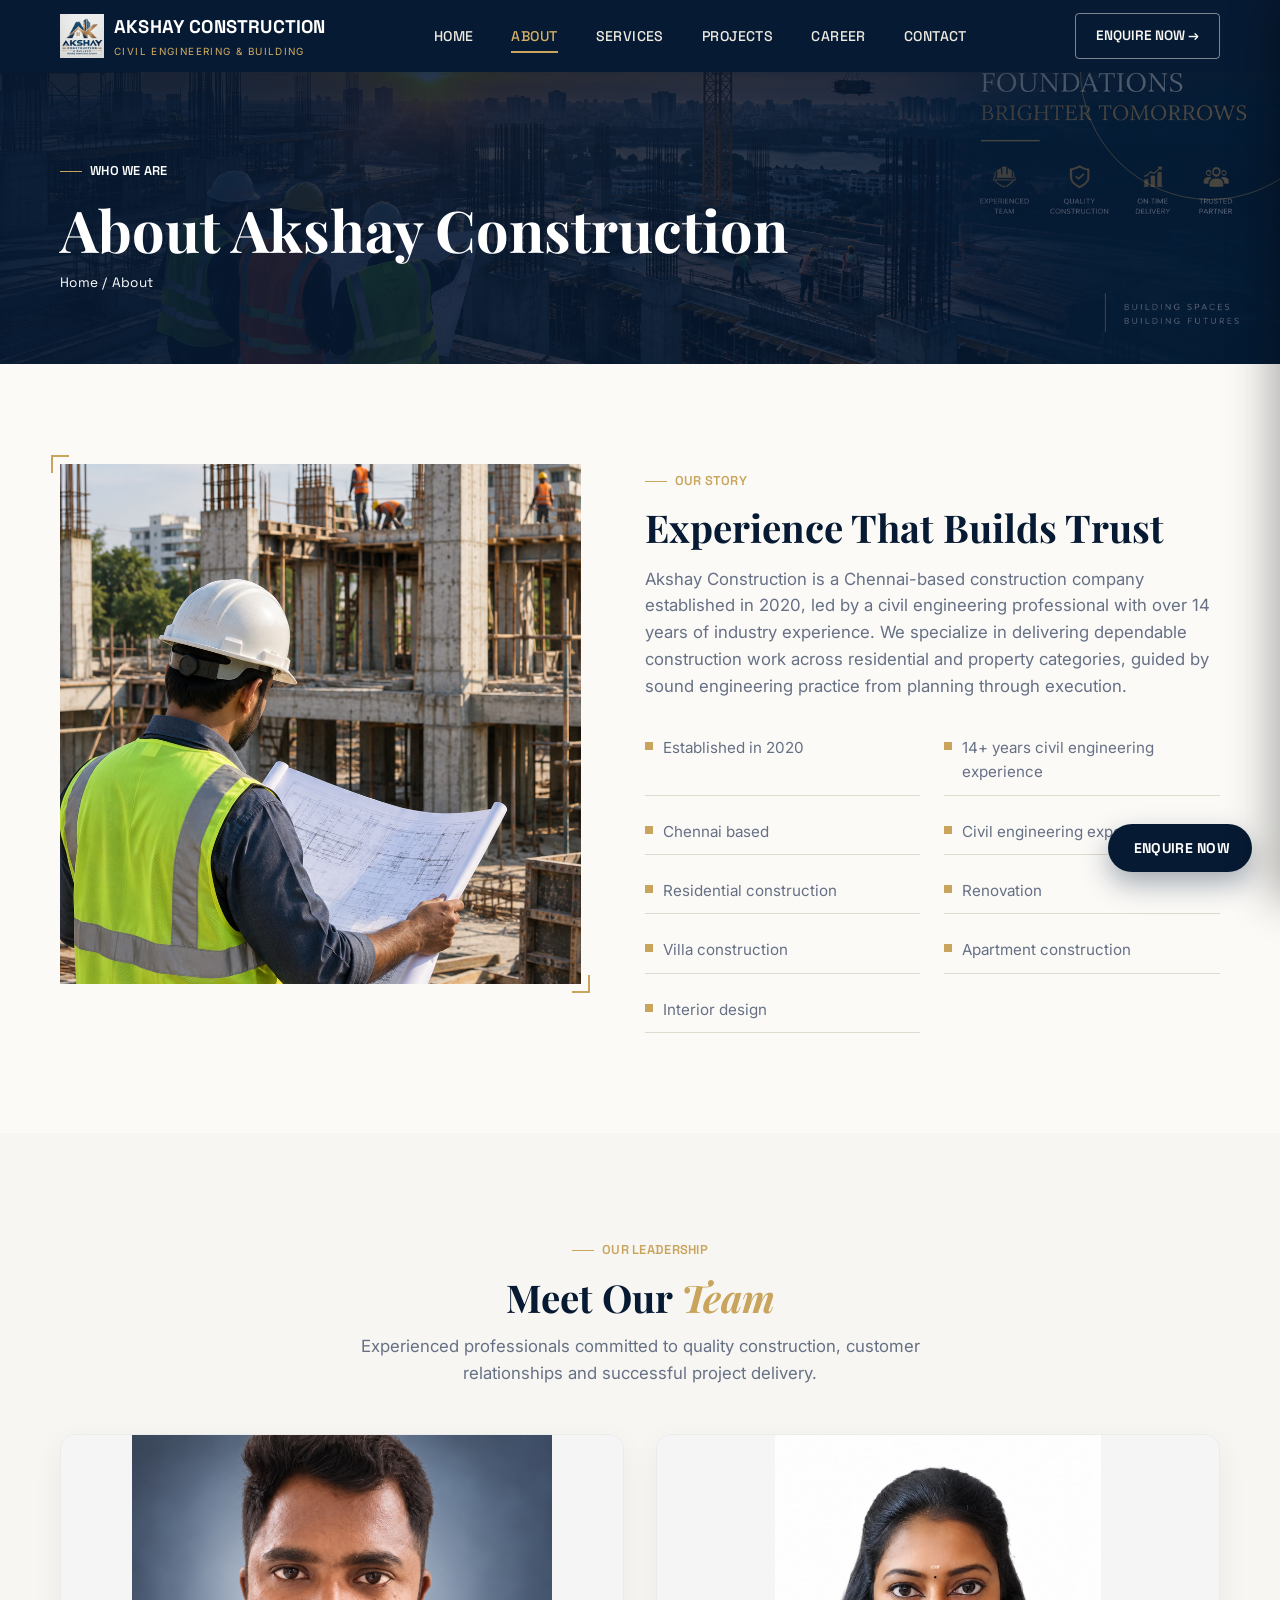
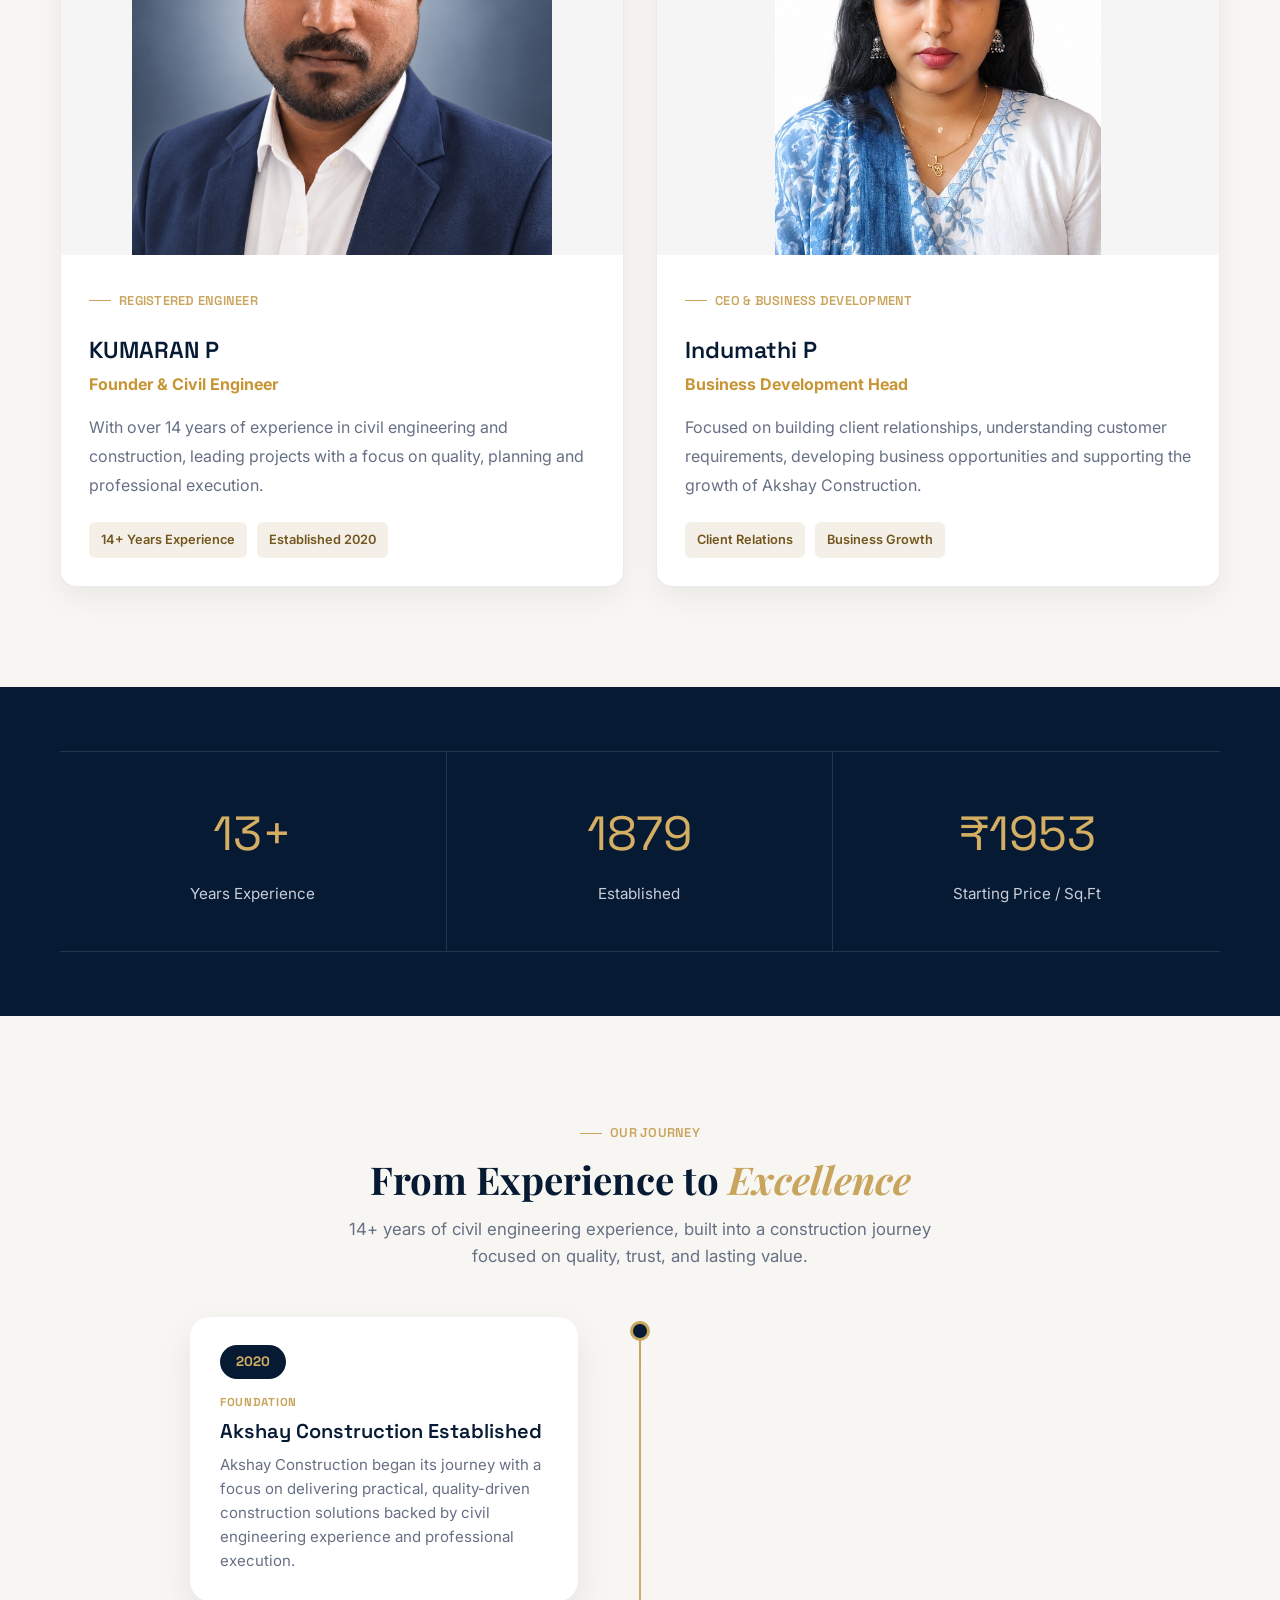
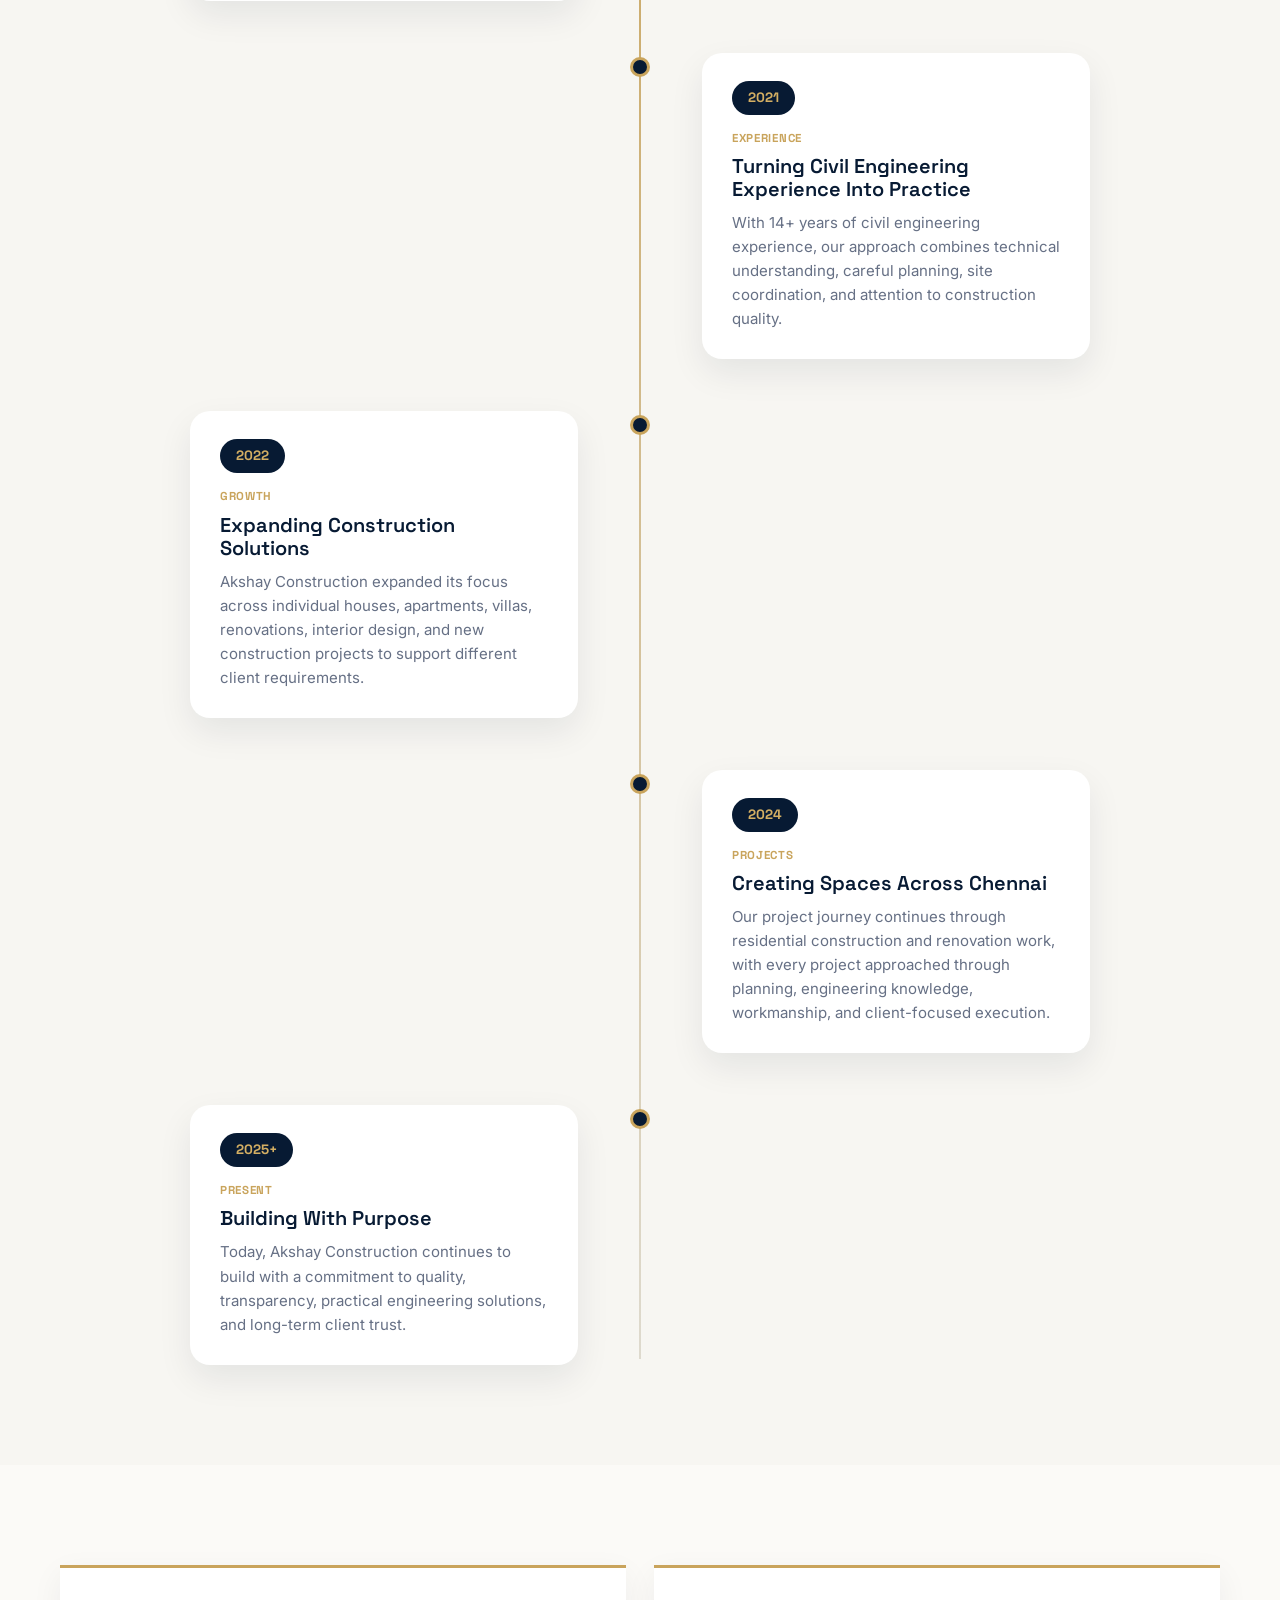
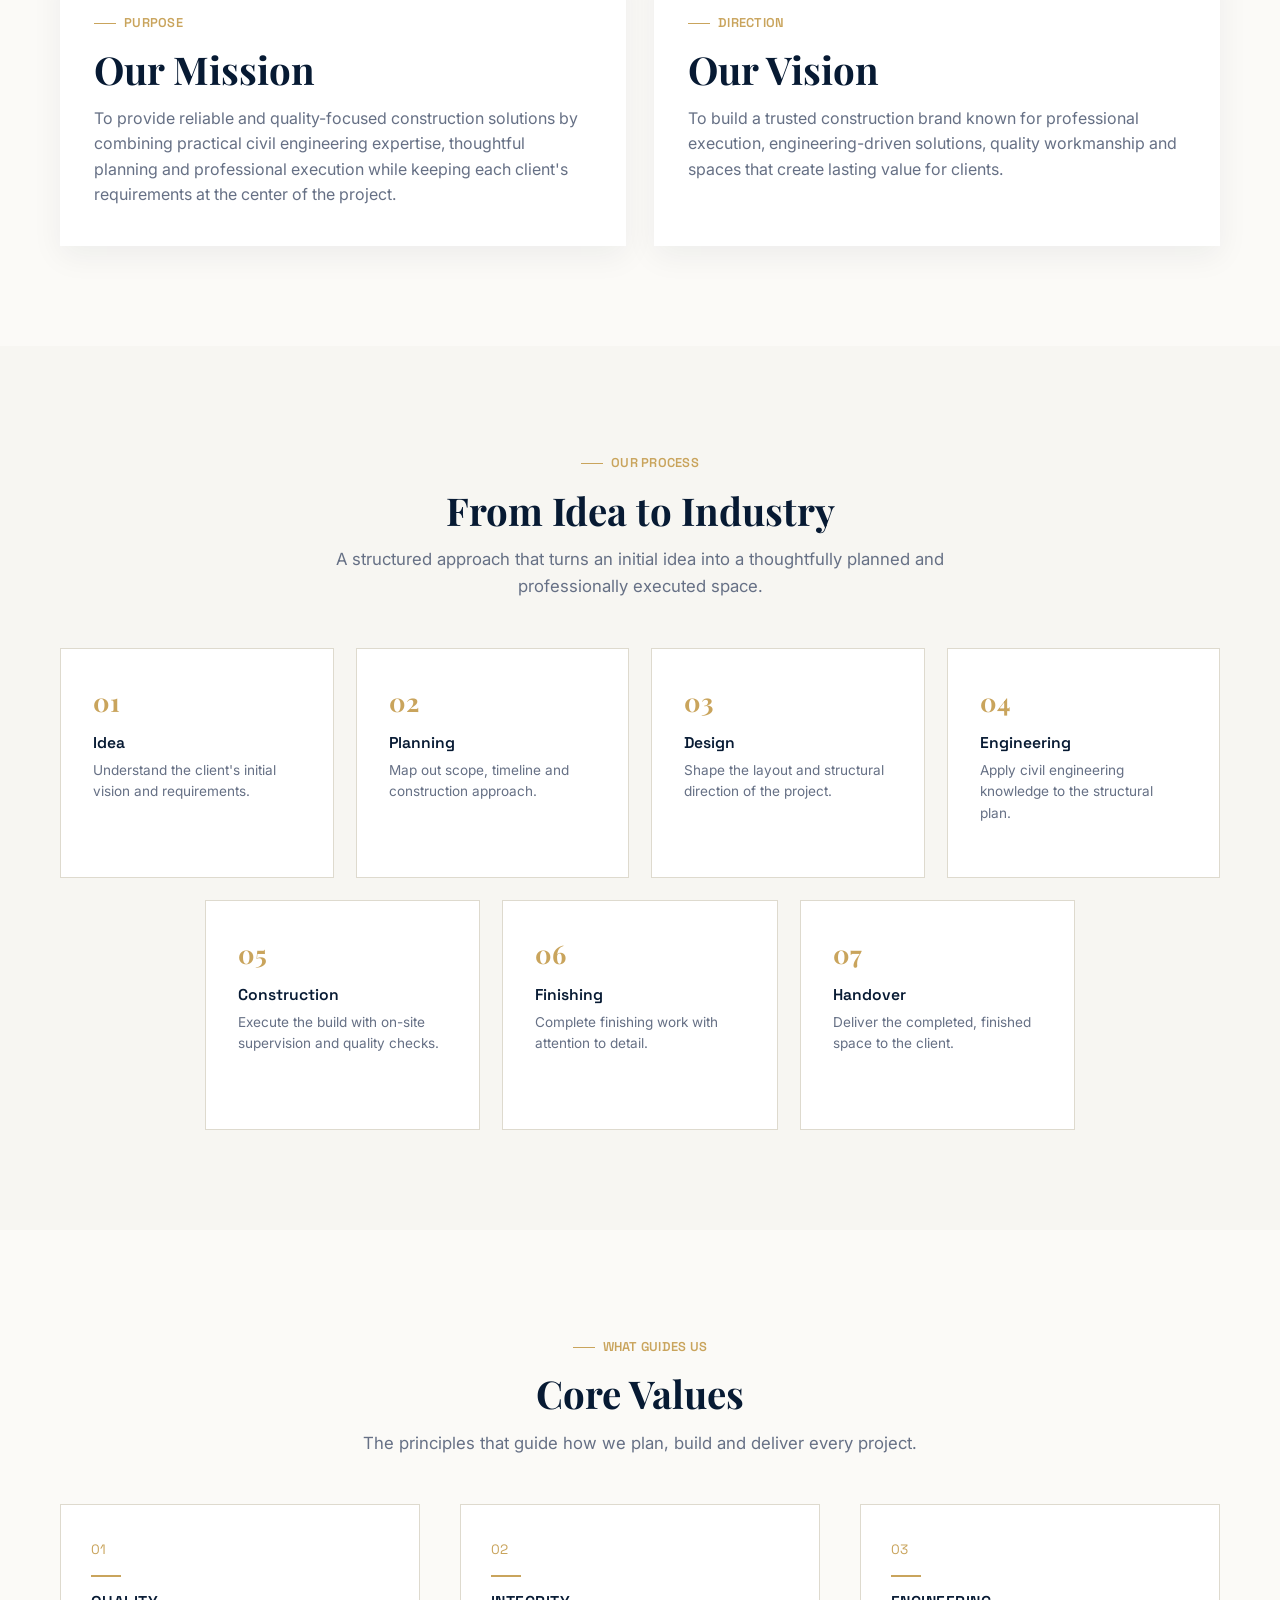
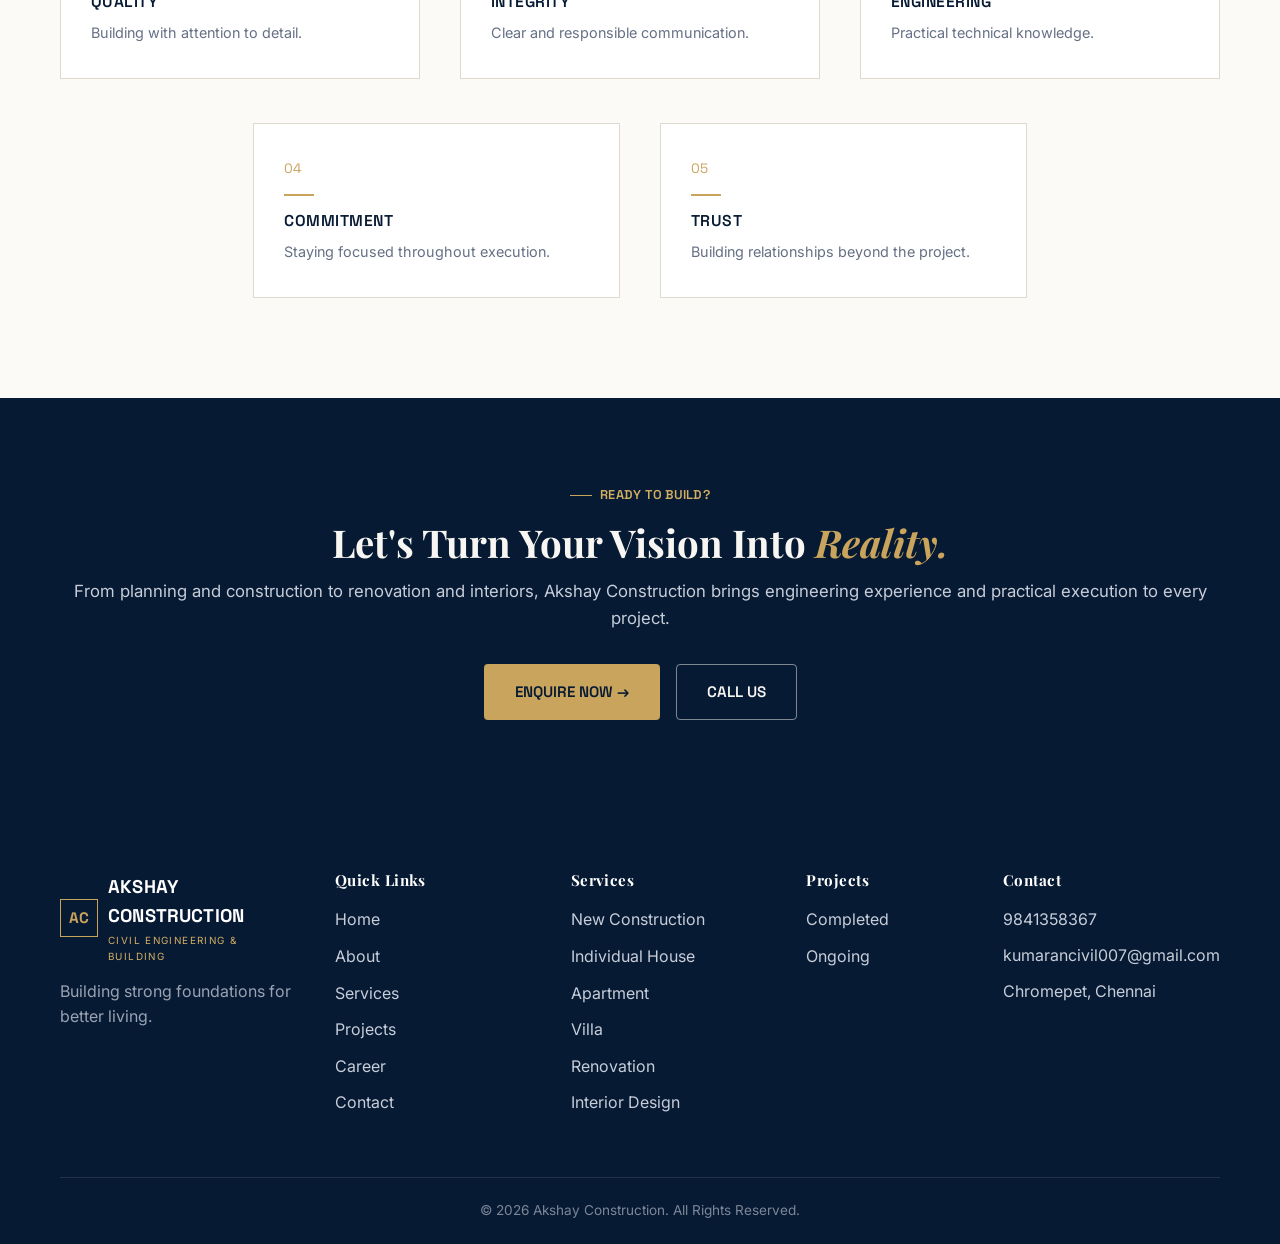
<file: about.html>
<!DOCTYPE html>
<html lang="en">
<head>
<meta charset="UTF-8">
<meta name="viewport" content="width=device-width, initial-scale=1.0">
<title>About Us | Akshay Construction — Civil Contractor in Chennai</title>
<meta name="description" content="Learn about Akshay Construction, a Chennai-based civil construction company with 14+ years of engineering experience, established in 2020.">
<link rel="canonical" href="https://www.akshayconstruction.in/about.html">
<meta property="og:title" content="About Akshay Construction">
<meta property="og:description" content="14+ years of civil engineering experience. Chennai-based construction company established in 2020.">
<meta property="og:type" content="website">
<link rel="icon" href="images/logo1.jpeg" type="image/png">
<link rel="stylesheet" href="css/global.css">
<link rel="stylesheet" href="css/about.css">
</head>
<body>

<header class="navbar is-solid">
  <div class="container">
    <a href="index.html" class="brand">
      <img src="images/logo1.jpeg" alt="Akshay Construction Logo" class="brand-logo">
      <span>AKSHAY CONSTRUCTION<small>CIVIL ENGINEERING &amp; BUILDING</small></span>
    </a>
    <nav class="nav-links">
      <a href="index.html">HOME</a>
      <a href="about.html" class="active">ABOUT</a>
      <a href="services.html">SERVICES</a>
      <a href="projects.html">PROJECTS</a>
      <a href="career.html">CAREER</a>
      <a href="contact.html">CONTACT</a>
    </nav>
    <div class="nav-cta">
      <a href="contact.html" class="btn btn--outline-light btn--sm">ENQUIRE NOW &rarr;</a>
      <button class="hamburger" aria-label="Open menu"><span></span><span></span><span></span></button>
    </div>
  </div>
</header>

<div class="drawer-overlay"></div>
<aside class="mobile-drawer">
  <button class="drawer-close" aria-label="Close menu">&times;</button>
  <a href="index.html">HOME</a>
  <a href="about.html">ABOUT</a>
  <a href="services.html">SERVICES</a>
  <a href="projects.html">PROJECTS</a>
  <a href="career.html">CAREER</a>
  <a href="contact.html">CONTACT</a>
  <a href="contact.html" class="btn btn--gold btn--block drawer-cta">ENQUIRE NOW &rarr;</a>
  <a href="tel:9841358367" class="btn btn--outline-light btn--block" style="margin-top:10px;">CALL NOW</a>
  <a href="https://wa.me/919841358367?text=Hello%20Akshay%20Construction%2C%20I%20am%20interested%20in%20your%20construction%20services.%20I%20would%20like%20to%20know%20more%20about%20your%20services%20and%20quotation." class="btn btn--whatsapp btn--block" style="margin-top:10px;">WHATSAPP US</a>
</aside>

<section class="page-hero" style="background-image:url('images/about-hero.png');">
  <div class="container">
    
    <span class="tag on-dark">WHO WE ARE</span>
    <h1>About Akshay Construction</h1>
    <div class="breadcrumb"><a href="index.html">Home</a> / About</div>
  </div>
</section>

<section class="section">
  <div class="container about-main">
    <div class="about-main-media tick-frame reveal">
      <img src="images/journey.png" alt="Civil engineer at Akshay Construction reviewing a residential project">
    </div>
    <div class="reveal">
      <span class="tag">OUR STORY</span>
      <h2>Experience That Builds Trust</h2>
      <p style="margin-top:16px;color:var(--ink-soft);font-size:1.05rem;">Akshay Construction is a Chennai-based construction company established in 2020, led by a civil engineering professional with over 14 years of industry experience. We specialize in delivering dependable construction work across residential and property categories, guided by sound engineering practice from planning through execution.</p>
      <ul class="about-list">
        <li>Established in 2020</li>
        <li>14+ years civil engineering experience</li>
        <li>Chennai based</li>
        <li>Civil engineering expertise</li>
        <li>Residential construction</li>
        <li>Renovation</li>
        <li>Villa construction</li>
        <li>Apartment construction</li>
        <li>Interior design</li>
      </ul>
    </div>
  </div>
</section>


<!-- ================= LEADERSHIP TEAM ================= -->
<section class="section section--alt">
  <div class="container">

    <div class="section-head center reveal">
      <span class="tag">OUR LEADERSHIP</span>
      <h2>Meet Our <span class="accent">Team</span></h2>
      <p>
        Experienced professionals committed to quality construction,
        customer relationships and successful project delivery.
      </p>
    </div>

    <div class="leadership-grid">

      <!-- FOUNDER -->
      <div class="leader-card reveal">
        <div class="leader-image">
          <img
            src="images/founder.png"
            alt="Founder and Civil Engineer of Akshay Construction"
            loading="lazy"
          />
        </div>

        <div class="leader-info">
          <span class="tag">REGISTERED ENGINEER</span>
          <h3>KUMARAN P</h3>
          <p class="leader-role">Founder &amp; Civil Engineer</p>
          <p>
            With over 14 years of experience in civil engineering
            and construction, leading projects with a focus on
            quality, planning and professional execution.
          </p>

          <div class="leader-experience">
            <span>14+ Years Experience</span>
            <span>Established 2020</span>
          </div>
        </div>
      </div>

      <!-- BUSINESS DEVELOPMENT HEAD -->
      <div class="leader-card reveal">
        <div class="leader-image">
          <img
            src="images/founder2.jpeg"
            alt="Business Development Head of Akshay Construction"
            loading="lazy"
          />
        </div>

        <div class="leader-info">
          <span class="tag">CEO &amp; BUSINESS DEVELOPMENT</span>
          <h3>Indumathi P</h3>
          <p class="leader-role">Business Development Head</p>
          <p>
            Focused on building client relationships, understanding
            customer requirements, developing business opportunities
            and supporting the growth of Akshay Construction.
          </p>

          <div class="leader-experience">
            <span>Client Relations</span>
            <span>Business Growth</span>
          </div>
        </div>
      </div>

    </div>
  </div>
</section>


<section class="section--tight section--dark">
  <div class="container">
    <div class="experience-strip experience-strip--3">
      <div class="experience-item reveal"><span class="num" data-counter="14+">0</span><span class="label">Years Experience</span></div>
      <div class="experience-item reveal"><span class="num" data-counter="2020">0</span><span class="label">Established</span></div>
      <div class="experience-item reveal"><span class="num" data-counter="₹2,099">₹0</span><span class="label">Starting Price / Sq.Ft</span></div>
    </div>
  </div>
</section>

<!-- ================= OUR JOURNEY ================= -->
<section class="section section--alt">
  <div class="container">
    <div class="section-head center reveal">
      <span class="tag">OUR JOURNEY</span>
      <h2>From Experience to <span class="accent">Excellence</span></h2>
      <p>14+ years of civil engineering experience, built into a construction journey focused on quality, trust, and lasting value.</p>
    </div>

    <div class="journey-timeline">

      <div class="journey-item">
        <div class="journey-card-wrap">
          <div class="journey-dot"></div>
          <div class="journey-card reveal">
            <span class="journey-year">2020</span>
            <span class="journey-label">FOUNDATION</span>
            <h3>Akshay Construction Established</h3>
            <p>Akshay Construction began its journey with a focus on delivering practical, quality-driven construction solutions backed by civil engineering experience and professional execution.</p>
          </div>
        </div>
        <div class="journey-spacer"></div>
      </div>

      <div class="journey-item is-right">
        <div class="journey-spacer"></div>
        <div class="journey-card-wrap">
          <div class="journey-dot"></div>
          <div class="journey-card reveal">
            <span class="journey-year">2021</span>
            <span class="journey-label">EXPERIENCE</span>
            <h3>Turning Civil Engineering Experience Into Practice</h3>
            <p>With 14+ years of civil engineering experience, our approach combines technical understanding, careful planning, site coordination, and attention to construction quality.</p>
          </div>
        </div>
      </div>

      <div class="journey-item">
        <div class="journey-card-wrap">
          <div class="journey-dot"></div>
          <div class="journey-card reveal">
            <span class="journey-year">2022</span>
            <span class="journey-label">GROWTH</span>
            <h3>Expanding Construction Solutions</h3>
            <p>Akshay Construction expanded its focus across individual houses, apartments, villas, renovations, interior design, and new construction projects to support different client requirements.</p>
          </div>
        </div>
        <div class="journey-spacer"></div>
      </div>

      <div class="journey-item is-right">
        <div class="journey-spacer"></div>
        <div class="journey-card-wrap">
          <div class="journey-dot"></div>
          <div class="journey-card reveal">
            <span class="journey-year">2024</span>
            <span class="journey-label">PROJECTS</span>
            <h3>Creating Spaces Across Chennai</h3>
            <p>Our project journey continues through residential construction and renovation work, with every project approached through planning, engineering knowledge, workmanship, and client-focused execution.</p>
          </div>
        </div>
      </div>

      <div class="journey-item">
        <div class="journey-card-wrap">
          <div class="journey-dot"></div>
          <div class="journey-card reveal">
            <span class="journey-year">2025+</span>
            <span class="journey-label">PRESENT</span>
            <h3>Building With Purpose</h3>
            <p>Today, Akshay Construction continues to build with a commitment to quality, transparency, practical engineering solutions, and long-term client trust.</p>
          </div>
        </div>
        <div class="journey-spacer"></div>
      </div>

    </div>
  </div>
</section>

<!-- ================= MISSION / VISION ================= -->
<section class="section">
  <div class="container mv-grid">
    <div class="mv-card reveal">
      <span class="tag">PURPOSE</span>
      <h2>Our Mission</h2>
      <p>To provide reliable and quality-focused construction solutions by combining practical civil engineering expertise, thoughtful planning and professional execution while keeping each client's requirements at the center of the project.</p>
    </div>
    <div class="mv-card reveal">
      <span class="tag">DIRECTION</span>
      <h2>Our Vision</h2>
      <p>To build a trusted construction brand known for professional execution, engineering-driven solutions, quality workmanship and spaces that create lasting value for clients.</p>
    </div>
  </div>
</section>

<!-- ================= FROM IDEA TO INDUSTRY ================= -->
<section class="section section--alt">
  <div class="container">
    <div class="section-head center reveal">
      <span class="tag">OUR PROCESS</span>
      <h2>From Idea to Industry</h2>
      <p>A structured approach that turns an initial idea into a thoughtfully planned and professionally executed space.</p>
    </div>
    <div class="idea-row idea-row-top">
      <div class="idea-step reveal"><span class="idea-num">01</span><h3>Idea</h3><p>Understand the client's initial vision and requirements.</p></div>
      <div class="idea-step reveal"><span class="idea-num">02</span><h3>Planning</h3><p>Map out scope, timeline and construction approach.</p></div>
      <div class="idea-step reveal"><span class="idea-num">03</span><h3>Design</h3><p>Shape the layout and structural direction of the project.</p></div>
      <div class="idea-step reveal"><span class="idea-num">04</span><h3>Engineering</h3><p>Apply civil engineering knowledge to the structural plan.</p></div>
    </div>
    <div class="idea-row idea-row-bottom">
      <div class="idea-step reveal"><span class="idea-num">05</span><h3>Construction</h3><p>Execute the build with on-site supervision and quality checks.</p></div>
      <div class="idea-step reveal"><span class="idea-num">06</span><h3>Finishing</h3><p>Complete finishing work with attention to detail.</p></div>
      <div class="idea-step reveal"><span class="idea-num">07</span><h3>Handover</h3><p>Deliver the completed, finished space to the client.</p></div>
    </div>
  </div>
</section>

<!-- ================= CORE VALUES ================= -->
<section class="section">
  <div class="container">
    <div class="section-head center reveal">
      <span class="tag" style="justify-content:center;">WHAT GUIDES US</span>
      <h2>Core Values</h2>
      <p>The principles that guide how we plan, build and deliver every project.</p>
    </div>
    <div class="values-row values-row-top">
      <div class="value-card reveal"><span class="value-num">01</span><span class="value-line"></span><h3>Quality</h3><p>Building with attention to detail.</p></div>
      <div class="value-card reveal"><span class="value-num">02</span><span class="value-line"></span><h3>Integrity</h3><p>Clear and responsible communication.</p></div>
      <div class="value-card reveal"><span class="value-num">03</span><span class="value-line"></span><h3>Engineering</h3><p>Practical technical knowledge.</p></div>
    </div>
    <div class="values-row values-row-bottom">
      <div class="value-card reveal"><span class="value-num">04</span><span class="value-line"></span><h3>Commitment</h3><p>Staying focused throughout execution.</p></div>
      <div class="value-card reveal"><span class="value-num">05</span><span class="value-line"></span><h3>Trust</h3><p>Building relationships beyond the project.</p></div>
    </div>
  </div>
</section>

<section class="final-cta section--dark">
  <div class="container">
    <span class="tag on-dark" style="justify-content:center;">READY TO BUILD?</span>
    <h2 class="reveal">Let's Turn Your Vision Into <span class="accent">Reality.</span></h2>
    <p class="reveal">From planning and construction to renovation and interiors, Akshay Construction brings engineering experience and practical execution to every project.</p>
    <div class="btn-row reveal" style="justify-content:center;">
      <a href="contact.html" class="btn btn--gold">ENQUIRE NOW &rarr;</a>
      <a href="tel:9841358367" class="btn btn--outline-light">CALL US</a>
    </div>
  </div>
</section>

<footer class="site-footer">
  <div class="container">
    <div class="footer-grid footer-grid--5">
      <div class="footer-brand">
        <div class="brand"><span class="brand-mark">AC</span><span>AKSHAY CONSTRUCTION<small>CIVIL ENGINEERING &amp; BUILDING</small></span></div>
        <p>Building strong foundations for better living.</p>
      </div>
      <div class="footer-col">
        <h4>Quick Links</h4>
        <ul>
          <li><a href="index.html">Home</a></li>
          <li><a href="about.html">About</a></li>
          <li><a href="services.html">Services</a></li>
          <li><a href="projects.html">Projects</a></li>
          <li><a href="career.html">Career</a></li>
          <li><a href="contact.html">Contact</a></li>
        </ul>
      </div>
      <div class="footer-col">
        <h4>Services</h4>
        <ul>
          <li><a href="services.html">New Construction</a></li>
          <li><a href="services.html">Individual House</a></li>
          <li><a href="services.html">Apartment</a></li>
          <li><a href="services.html">Villa</a></li>
          <li><a href="services.html">Renovation</a></li>
          <li><a href="services.html">Interior Design</a></li>
        </ul>
      </div>
      <div class="footer-col">
        <h4>Projects</h4>
        <ul>
          <li><a href="projects.html?filter=completed">Completed</a></li>
          <li><a href="projects.html?filter=ongoing">Ongoing</a></li>
        </ul>
      </div>
      <div class="footer-col">
        <h4>Contact</h4>
        <p><a href="tel:9841358367">9841358367</a></p>
        <p><a href="mailto:kumarancivil007@gmail.com">kumarancivil007@gmail.com</a></p>
        <p>Chromepet, Chennai</p>
      </div>
    </div>
    <div class="footer-bottom">&copy; 2026 Akshay Construction. All Rights Reserved.</div>
  </div>
</footer>

<div class="floating-widget" id="floatingWidget">
  <div class="fw-options" id="fwOptions">
    <a class="fw-btn fw-whatsapp" href="https://wa.me/919841358367?text=Hello%20Akshay%20Construction%2C%20I%20am%20interested%20in%20your%20construction%20services.%20I%20would%20like%20to%20know%20more%20about%20your%20services%20and%20quotation." aria-label="Chat on WhatsApp">
      <svg class="fw-icon" viewBox="0 0 24 24" fill="currentColor"><path d="M12 2C6.48 2 2 6.48 2 12c0 1.85.5 3.58 1.36 5.07L2 22l5.08-1.33A9.94 9.94 0 0012 22c5.52 0 10-4.48 10-10S17.52 2 12 2zm0 18c-1.6 0-3.1-.42-4.4-1.16l-.31-.18-3.12.82.83-3.04-.2-.32A7.94 7.94 0 014 12c0-4.41 3.59-8 8-8s8 3.59 8 8-3.59 8-8 8zm4.4-5.98c-.24-.12-1.43-.7-1.65-.78-.22-.08-.38-.12-.54.12-.16.24-.62.78-.76.94-.14.16-.28.18-.52.06-.24-.12-1.02-.38-1.94-1.2-.72-.64-1.2-1.43-1.34-1.67-.14-.24-.02-.37.1-.49.11-.11.24-.28.36-.42.12-.14.16-.24.24-.4.08-.16.04-.3-.02-.42-.06-.12-.54-1.3-.74-1.78-.2-.47-.4-.4-.54-.41h-.46c-.16 0-.42.06-.64.3-.22.24-.84.82-.84 2s.86 2.32.98 2.48c.12.16 1.7 2.6 4.12 3.64.58.25 1.03.4 1.38.51.58.18 1.11.16 1.53.1.47-.07 1.43-.58 1.63-1.15.2-.57.2-1.06.14-1.15-.06-.1-.22-.16-.46-.28z"/></svg>
      <span class="fw-label">WhatsApp</span>
    </a>
    <a class="fw-btn fw-call" href="tel:9841358367" aria-label="Call Akshay Construction">
      <svg class="fw-icon" viewBox="0 0 24 24" fill="currentColor"><path d="M6.6 10.8c1.4 2.8 3.8 5.1 6.6 6.6l2.2-2.2c.3-.3.7-.4 1-.2 1.1.4 2.3.6 3.6.6.6 0 1 .4 1 1V20c0 .6-.4 1-1 1C10.6 21 3 13.4 3 4c0-.6.4-1 1-1h3.5c.6 0 1 .4 1 1 0 1.2.2 2.5.6 3.6.1.4 0 .8-.2 1l-2.3 2.2z"/></svg>
      <span class="fw-label">Call</span>
    </a>
    <a class="fw-btn fw-email" href="mailto:kumarancivil007@gmail.com" aria-label="Email Akshay Construction">
      <svg class="fw-icon" viewBox="0 0 24 24" fill="currentColor"><path d="M20 4H4c-1.1 0-2 .9-2 2v12c0 1.1.9 2 2 2h16c1.1 0 2-.9 2-2V6c0-1.1-.9-2-2-2zm0 4-8 5-8-5V6l8 5 8-5v2z"/></svg>
      <span class="fw-label">Email</span>
    </a>
  </div>
  <button class="fw-main" id="fwToggle" aria-expanded="false" aria-controls="fwOptions">
    <svg class="fw-icon fw-icon-plus" viewBox="0 0 24 24" fill="currentColor"><path d="M11 4h2v7h7v2h-7v7h-2v-7H4v-2h7z"/></svg>
    <span class="fw-label">ENQUIRE NOW</span>
  </button>
</div>

<script src="js/global.js"></script>
<script src="js/about.js"></script>
</body>
</html>
</file>
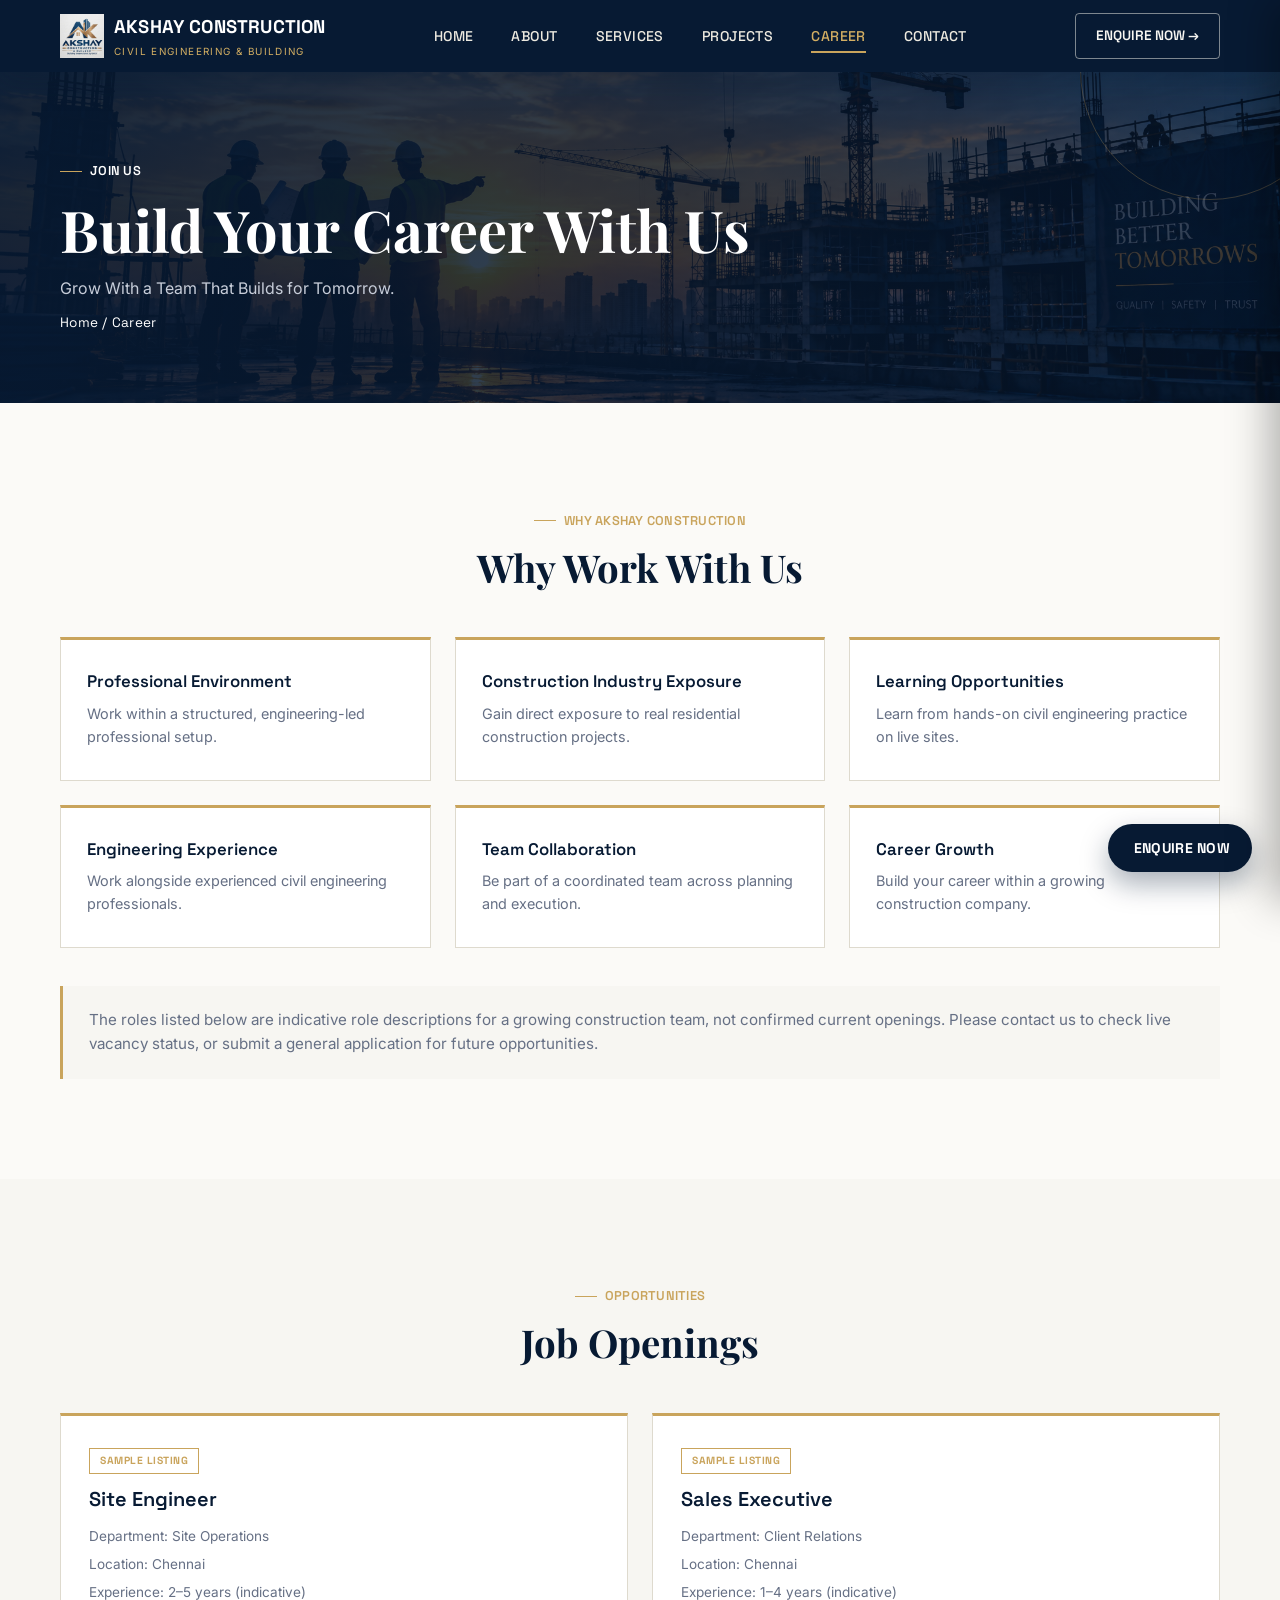
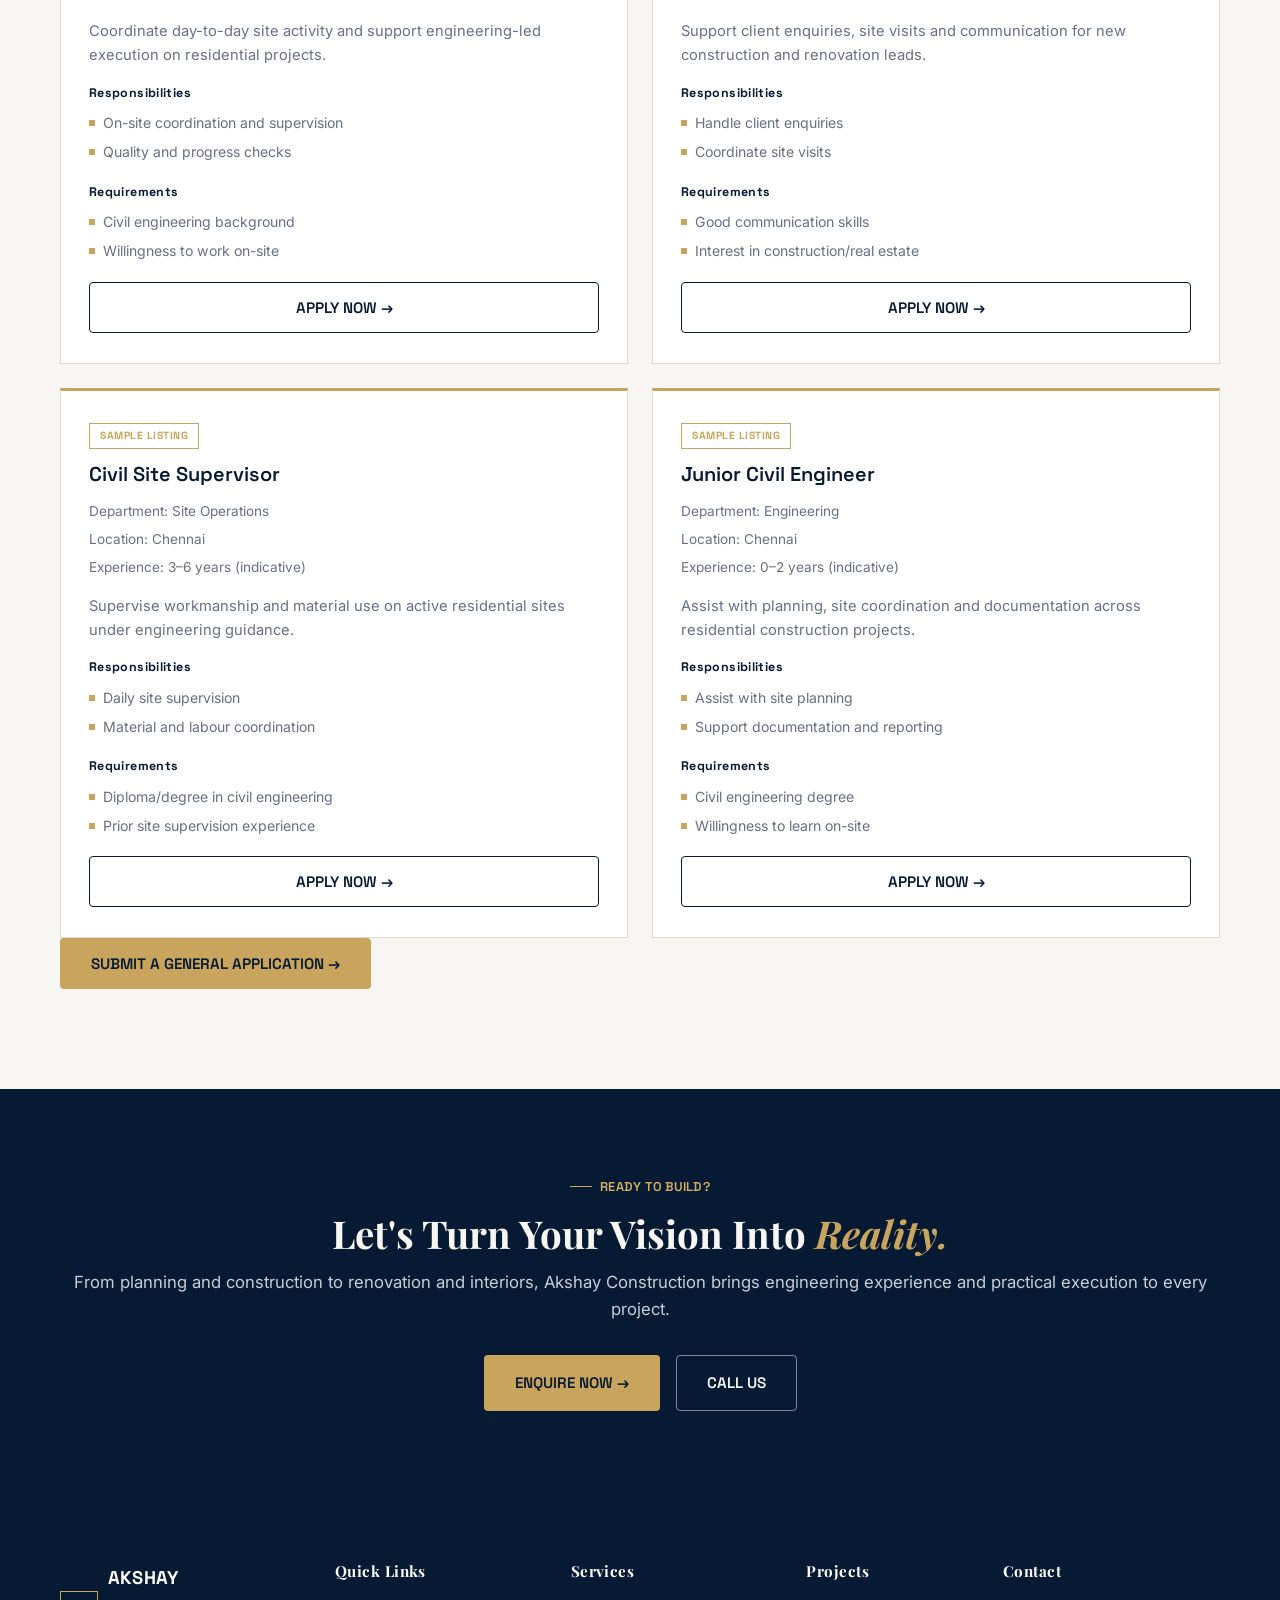
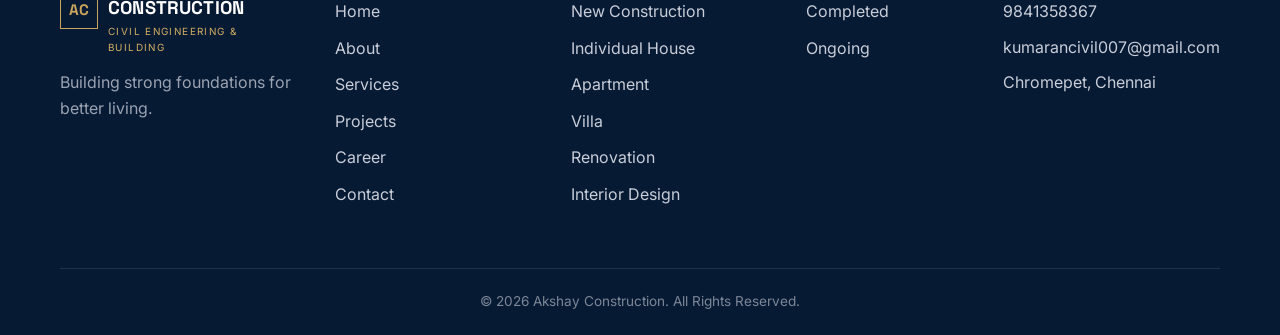
<file: career.html>
<!DOCTYPE html>
<html lang="en">
<head>
<meta charset="UTF-8">
<meta name="viewport" content="width=device-width, initial-scale=1.0">
<title>Careers | Akshay Construction Chennai</title>
<meta name="description" content="Build your career with Akshay Construction, a Chennai-based civil construction company. Submit your profile for future opportunities.">
<link rel="canonical" href="https://www.akshayconstruction.in/career.html">
<meta property="og:title" content="Careers | Akshay Construction">
<meta property="og:description" content="Join a professional environment focused on quality construction and continuous learning.">
<meta property="og:type" content="website">
<link rel="icon" href="images/logo1.jpeg" type="image/png">
<link rel="stylesheet" href="css/global.css">
<link rel="stylesheet" href="css/career.css">
</head>
<body>

<header class="navbar is-solid">
  <div class="container">
    <a href="index.html" class="brand">
      <img src="images/logo1.jpeg" alt="Akshay Construction Logo" class="brand-logo">
      <span>AKSHAY CONSTRUCTION<small>CIVIL ENGINEERING &amp; BUILDING</small></span>
    </a>
    <nav class="nav-links">
      <a href="index.html">HOME</a>
      <a href="about.html">ABOUT</a>
      <a href="services.html">SERVICES</a>
      <a href="projects.html">PROJECTS</a>
      <a href="career.html" class="active">CAREER</a>
      <a href="contact.html">CONTACT</a>
    </nav>
    <div class="nav-cta">
      <a href="contact.html" class="btn btn--outline-light btn--sm">ENQUIRE NOW &rarr;</a>
      <button class="hamburger" aria-label="Open menu"><span></span><span></span><span></span></button>
    </div>
  </div>
</header>

<div class="drawer-overlay"></div>
<aside class="mobile-drawer">
  <button class="drawer-close" aria-label="Close menu">&times;</button>
  <a href="index.html">HOME</a>
  <a href="about.html">ABOUT</a>
  <a href="services.html">SERVICES</a>
  <a href="projects.html">PROJECTS</a>
  <a href="career.html">CAREER</a>
  <a href="contact.html">CONTACT</a>
  <a href="contact.html" class="btn btn--gold btn--block drawer-cta">ENQUIRE NOW &rarr;</a>
  <a href="tel:9841358367" class="btn btn--outline-light btn--block" style="margin-top:10px;">CALL NOW</a>
  <a href="https://wa.me/919841358367?text=Hello%20Akshay%20Construction%2C%20I%20am%20interested%20in%20your%20construction%20services.%20I%20would%20like%20to%20know%20more%20about%20your%20services%20and%20quotation." class="btn btn--whatsapp btn--block" style="margin-top:10px;">WHATSAPP US</a>
</aside>

<section class="page-hero"style="background-image:url('images/career-hero.png');">
  <div class="container">
    <span class="tag on-dark">JOIN US</span>
    <h1>Build Your Career With Us</h1>
    <p style="max-width:560px;margin-top:14px;color:#C7CDD9;">Grow With a Team That Builds for Tomorrow.</p>
    <div class="breadcrumb"><a href="index.html">Home</a> / Career</div>
  </div>
</section>

<section class="section">
  <div class="container">
    <div class="section-head center reveal">
      <span class="tag">WHY AKSHAY CONSTRUCTION</span>
      <h2>Why Work With Us</h2>
    </div>
    <div class="why-work-grid">
      <div class="why-work-card reveal"><h3>Professional Environment</h3><p>Work within a structured, engineering-led professional setup.</p></div>
      <div class="why-work-card reveal"><h3>Construction Industry Exposure</h3><p>Gain direct exposure to real residential construction projects.</p></div>
      <div class="why-work-card reveal"><h3>Learning Opportunities</h3><p>Learn from hands-on civil engineering practice on live sites.</p></div>
      <div class="why-work-card reveal"><h3>Engineering Experience</h3><p>Work alongside experienced civil engineering professionals.</p></div>
      <div class="why-work-card reveal"><h3>Team Collaboration</h3><p>Be part of a coordinated team across planning and execution.</p></div>
      <div class="why-work-card reveal"><h3>Career Growth</h3><p>Build your career within a growing construction company.</p></div>
    </div>
    <div class="vacancy-note reveal">The roles listed below are indicative role descriptions for a growing construction team, not confirmed current openings. Please contact us to check live vacancy status, or submit a general application for future opportunities.</div>
  </div>
</section>

<!-- ================= JOB OPENINGS ================= -->
<section class="section section--alt">
  <div class="container">
    <div class="section-head center reveal">
      <span class="tag">OPPORTUNITIES</span>
      <h2>Job Openings</h2>
    </div>
    <div class="job-grid">

      <div class="job-card reveal">
        <span class="job-tag">SAMPLE LISTING</span>
        <h3>Site Engineer</h3>
        <ul class="job-meta">
          <li>Department: Site Operations</li>
          <li>Location: Chennai</li>
          <li>Experience: 2–5 years (indicative)</li>
        </ul>
        <p class="job-desc">Coordinate day-to-day site activity and support engineering-led execution on residential projects.</p>
        <p class="job-sub">Responsibilities</p>
        <ul class="job-list">
          <li>On-site coordination and supervision</li>
          <li>Quality and progress checks</li>
        </ul>
        <p class="job-sub">Requirements</p>
        <ul class="job-list">
          <li>Civil engineering background</li>
          <li>Willingness to work on-site</li>
        </ul>
        <button class="btn btn--outline btn--block apply-btn" data-position="Site Engineer" type="button">APPLY NOW &rarr;</button>
      </div>

      <div class="job-card reveal">
        <span class="job-tag">SAMPLE LISTING</span>
        <h3>Sales Executive</h3>
        <ul class="job-meta">
          <li>Department: Client Relations</li>
          <li>Location: Chennai</li>
          <li>Experience: 1–4 years (indicative)</li>
        </ul>
        <p class="job-desc">Support client enquiries, site visits and communication for new construction and renovation leads.</p>
        <p class="job-sub">Responsibilities</p>
        <ul class="job-list">
          <li>Handle client enquiries</li>
          <li>Coordinate site visits</li>
        </ul>
        <p class="job-sub">Requirements</p>
        <ul class="job-list">
          <li>Good communication skills</li>
          <li>Interest in construction/real estate</li>
        </ul>
        <button class="btn btn--outline btn--block apply-btn" data-position="Sales Executive" type="button">APPLY NOW &rarr;</button>
      </div>

      <div class="job-card reveal">
        <span class="job-tag">SAMPLE LISTING</span>
        <h3>Civil Site Supervisor</h3>
        <ul class="job-meta">
          <li>Department: Site Operations</li>
          <li>Location: Chennai</li>
          <li>Experience: 3–6 years (indicative)</li>
        </ul>
        <p class="job-desc">Supervise workmanship and material use on active residential sites under engineering guidance.</p>
        <p class="job-sub">Responsibilities</p>
        <ul class="job-list">
          <li>Daily site supervision</li>
          <li>Material and labour coordination</li>
        </ul>
        <p class="job-sub">Requirements</p>
        <ul class="job-list">
          <li>Diploma/degree in civil engineering</li>
          <li>Prior site supervision experience</li>
        </ul>
        <button class="btn btn--outline btn--block apply-btn" data-position="Civil Site Supervisor" type="button">APPLY NOW &rarr;</button>
      </div>

      <div class="job-card reveal">
        <span class="job-tag">SAMPLE LISTING</span>
        <h3>Junior Civil Engineer</h3>
        <ul class="job-meta">
          <li>Department: Engineering</li>
          <li>Location: Chennai</li>
          <li>Experience: 0–2 years (indicative)</li>
        </ul>
        <p class="job-desc">Assist with planning, site coordination and documentation across residential construction projects.</p>
        <p class="job-sub">Responsibilities</p>
        <ul class="job-list">
          <li>Assist with site planning</li>
          <li>Support documentation and reporting</li>
        </ul>
        <p class="job-sub">Requirements</p>
        <ul class="job-list">
          <li>Civil engineering degree</li>
          <li>Willingness to learn on-site</li>
        </ul>
        <button class="btn btn--outline btn--block apply-btn" data-position="Junior Civil Engineer" type="button">APPLY NOW &rarr;</button>
      </div>

    </div>

    <div class="section-foot">
      <button class="btn btn--gold apply-btn" data-position="" type="button">SUBMIT A GENERAL APPLICATION &rarr;</button>
    </div>
  </div>
</section>

<section class="final-cta section--dark">
  <div class="container">
    <span class="tag on-dark" style="justify-content:center;">READY TO BUILD?</span>
    <h2 class="reveal">Let's Turn Your Vision Into <span class="accent">Reality.</span></h2>
    <p class="reveal">From planning and construction to renovation and interiors, Akshay Construction brings engineering experience and practical execution to every project.</p>
    <div class="btn-row reveal" style="justify-content:center;">
      <a href="contact.html" class="btn btn--gold">ENQUIRE NOW &rarr;</a>
      <a href="tel:9841358367" class="btn btn--outline-light">CALL US</a>
    </div>
  </div>
</section>

<!-- ================= APPLY MODAL ================= -->
<div class="modal-overlay" id="applyModal">
  <div class="modal-box" style="position:relative;max-width:640px;">
    <button class="modal-close" id="applyModalClose" aria-label="Close" style="position:absolute;">&times;</button>
    <div class="modal-body" style="padding:38px 34px;">
      <span class="tag">APPLY NOW</span>
      <h2 style="margin-bottom:22px;">Submit Your Application</h2>
      <form id="careerForm" novalidate>
        <div class="form-grid">
          <div class="field">
            <label for="fullName">Full Name</label>
            <input type="text" id="fullName" name="fullName" required>
          </div>
          <div class="field">
            <label for="phone">Phone Number</label>
            <input type="tel" id="phone" name="phone" required>
          </div>
          <div class="field">
            <label for="email">Email</label>
            <input type="email" id="email" name="email" required>
          </div>
          <div class="field">
            <label for="position">Position</label>
            <input type="text" id="position" name="position" placeholder="e.g. Site Engineer" required>
          </div>
          <div class="field">
            <label for="qualification">Qualification</label>
            <input type="text" id="qualification" name="qualification" required>
          </div>
          <div class="field">
            <label for="experience">Experience</label>
            <input type="text" id="experience" name="experience" placeholder="e.g. 2 years">
          </div>
          <div class="field full">
            <label for="currentLocation">Current Location</label>
            <input type="text" id="currentLocation" name="currentLocation" placeholder="e.g. Chromepet, Chennai">
          </div>
          <div class="field full">
            <label for="message">Message</label>
            <textarea id="message" name="message" placeholder="Tell us a little about yourself"></textarea>
          </div>
          <div class="field full">
            <label for="resumeUpload">Resume Upload</label>
            <label class="field-file" for="resumeUpload" id="resumeFileName">Click to upload your resume (PDF or Word)</label>
            <input type="file" id="resumeUpload" name="resume" accept=".pdf,.doc,.docx" style="display:none;">
          </div>
        </div>
        <button type="submit" class="btn btn--gold btn--block" style="margin-top:26px;">SUBMIT APPLICATION &rarr;</button>
        <div class="form-success" id="careerSuccess"></div>
        <p class="form-note">Your details are used only to review your application for current and future opportunities at Akshay Construction.</p>
      </form>
    </div>
  </div>
</div>

<footer class="site-footer">
  <div class="container">
    <div class="footer-grid footer-grid--5">
      <div class="footer-brand">
        <div class="brand"><span class="brand-mark">AC</span><span>AKSHAY CONSTRUCTION<small>CIVIL ENGINEERING &amp; BUILDING</small></span></div>
        <p>Building strong foundations for better living.</p>
      </div>
      <div class="footer-col">
        <h4>Quick Links</h4>
        <ul>
          <li><a href="index.html">Home</a></li>
          <li><a href="about.html">About</a></li>
          <li><a href="services.html">Services</a></li>
          <li><a href="projects.html">Projects</a></li>
          <li><a href="career.html">Career</a></li>
          <li><a href="contact.html">Contact</a></li>
        </ul>
      </div>
      <div class="footer-col">
        <h4>Services</h4>
        <ul>
          <li><a href="services.html">New Construction</a></li>
          <li><a href="services.html">Individual House</a></li>
          <li><a href="services.html">Apartment</a></li>
          <li><a href="services.html">Villa</a></li>
          <li><a href="services.html">Renovation</a></li>
          <li><a href="services.html">Interior Design</a></li>
        </ul>
      </div>
      <div class="footer-col">
        <h4>Projects</h4>
        <ul>
          <li><a href="projects.html?filter=completed">Completed</a></li>
          <li><a href="projects.html?filter=ongoing">Ongoing</a></li>
        </ul>
      </div>
      <div class="footer-col">
        <h4>Contact</h4>
        <p><a href="tel:9841358367">9841358367</a></p>
        <p><a href="mailto:kumarancivil007@gmail.com">kumarancivil007@gmail.com</a></p>
        <p>Chromepet, Chennai</p>
      </div>
    </div>
    <div class="footer-bottom">&copy; 2026 Akshay Construction. All Rights Reserved.</div>
  </div>
</footer>

<div class="floating-widget" id="floatingWidget">
  <div class="fw-options" id="fwOptions">
    <a class="fw-btn fw-whatsapp" href="https://wa.me/919841358367?text=Hello%20Akshay%20Construction%2C%20I%20am%20interested%20in%20your%20construction%20services.%20I%20would%20like%20to%20know%20more%20about%20your%20services%20and%20quotation." aria-label="Chat on WhatsApp">
      <svg class="fw-icon" viewBox="0 0 24 24" fill="currentColor"><path d="M12 2C6.48 2 2 6.48 2 12c0 1.85.5 3.58 1.36 5.07L2 22l5.08-1.33A9.94 9.94 0 0012 22c5.52 0 10-4.48 10-10S17.52 2 12 2zm0 18c-1.6 0-3.1-.42-4.4-1.16l-.31-.18-3.12.82.83-3.04-.2-.32A7.94 7.94 0 014 12c0-4.41 3.59-8 8-8s8 3.59 8 8-3.59 8-8 8zm4.4-5.98c-.24-.12-1.43-.7-1.65-.78-.22-.08-.38-.12-.54.12-.16.24-.62.78-.76.94-.14.16-.28.18-.52.06-.24-.12-1.02-.38-1.94-1.2-.72-.64-1.2-1.43-1.34-1.67-.14-.24-.02-.37.1-.49.11-.11.24-.28.36-.42.12-.14.16-.24.24-.4.08-.16.04-.3-.02-.42-.06-.12-.54-1.3-.74-1.78-.2-.47-.4-.4-.54-.41h-.46c-.16 0-.42.06-.64.3-.22.24-.84.82-.84 2s.86 2.32.98 2.48c.12.16 1.7 2.6 4.12 3.64.58.25 1.03.4 1.38.51.58.18 1.11.16 1.53.1.47-.07 1.43-.58 1.63-1.15.2-.57.2-1.06.14-1.15-.06-.1-.22-.16-.46-.28z"/></svg>
      <span class="fw-label">WhatsApp</span>
    </a>
    <a class="fw-btn fw-call" href="tel:9841358367" aria-label="Call Akshay Construction">
      <svg class="fw-icon" viewBox="0 0 24 24" fill="currentColor"><path d="M6.6 10.8c1.4 2.8 3.8 5.1 6.6 6.6l2.2-2.2c.3-.3.7-.4 1-.2 1.1.4 2.3.6 3.6.6.6 0 1 .4 1 1V20c0 .6-.4 1-1 1C10.6 21 3 13.4 3 4c0-.6.4-1 1-1h3.5c.6 0 1 .4 1 1 0 1.2.2 2.5.6 3.6.1.4 0 .8-.2 1l-2.3 2.2z"/></svg>
      <span class="fw-label">Call</span>
    </a>
    <a class="fw-btn fw-email" href="mailto:kumarancivil007@gmail.com" aria-label="Email Akshay Construction">
      <svg class="fw-icon" viewBox="0 0 24 24" fill="currentColor"><path d="M20 4H4c-1.1 0-2 .9-2 2v12c0 1.1.9 2 2 2h16c1.1 0 2-.9 2-2V6c0-1.1-.9-2-2-2zm0 4-8 5-8-5V6l8 5 8-5v2z"/></svg>
      <span class="fw-label">Email</span>
    </a>
  </div>
  <button class="fw-main" id="fwToggle" aria-expanded="false" aria-controls="fwOptions">
    <svg class="fw-icon fw-icon-plus" viewBox="0 0 24 24" fill="currentColor"><path d="M11 4h2v7h7v2h-7v7h-2v-7H4v-2h7z"/></svg>
    <span class="fw-label">ENQUIRE NOW</span>
  </button>
</div>

<script src="js/global.js"></script>
<script src="js/career.js"></script>
</body>
</html>
</file>
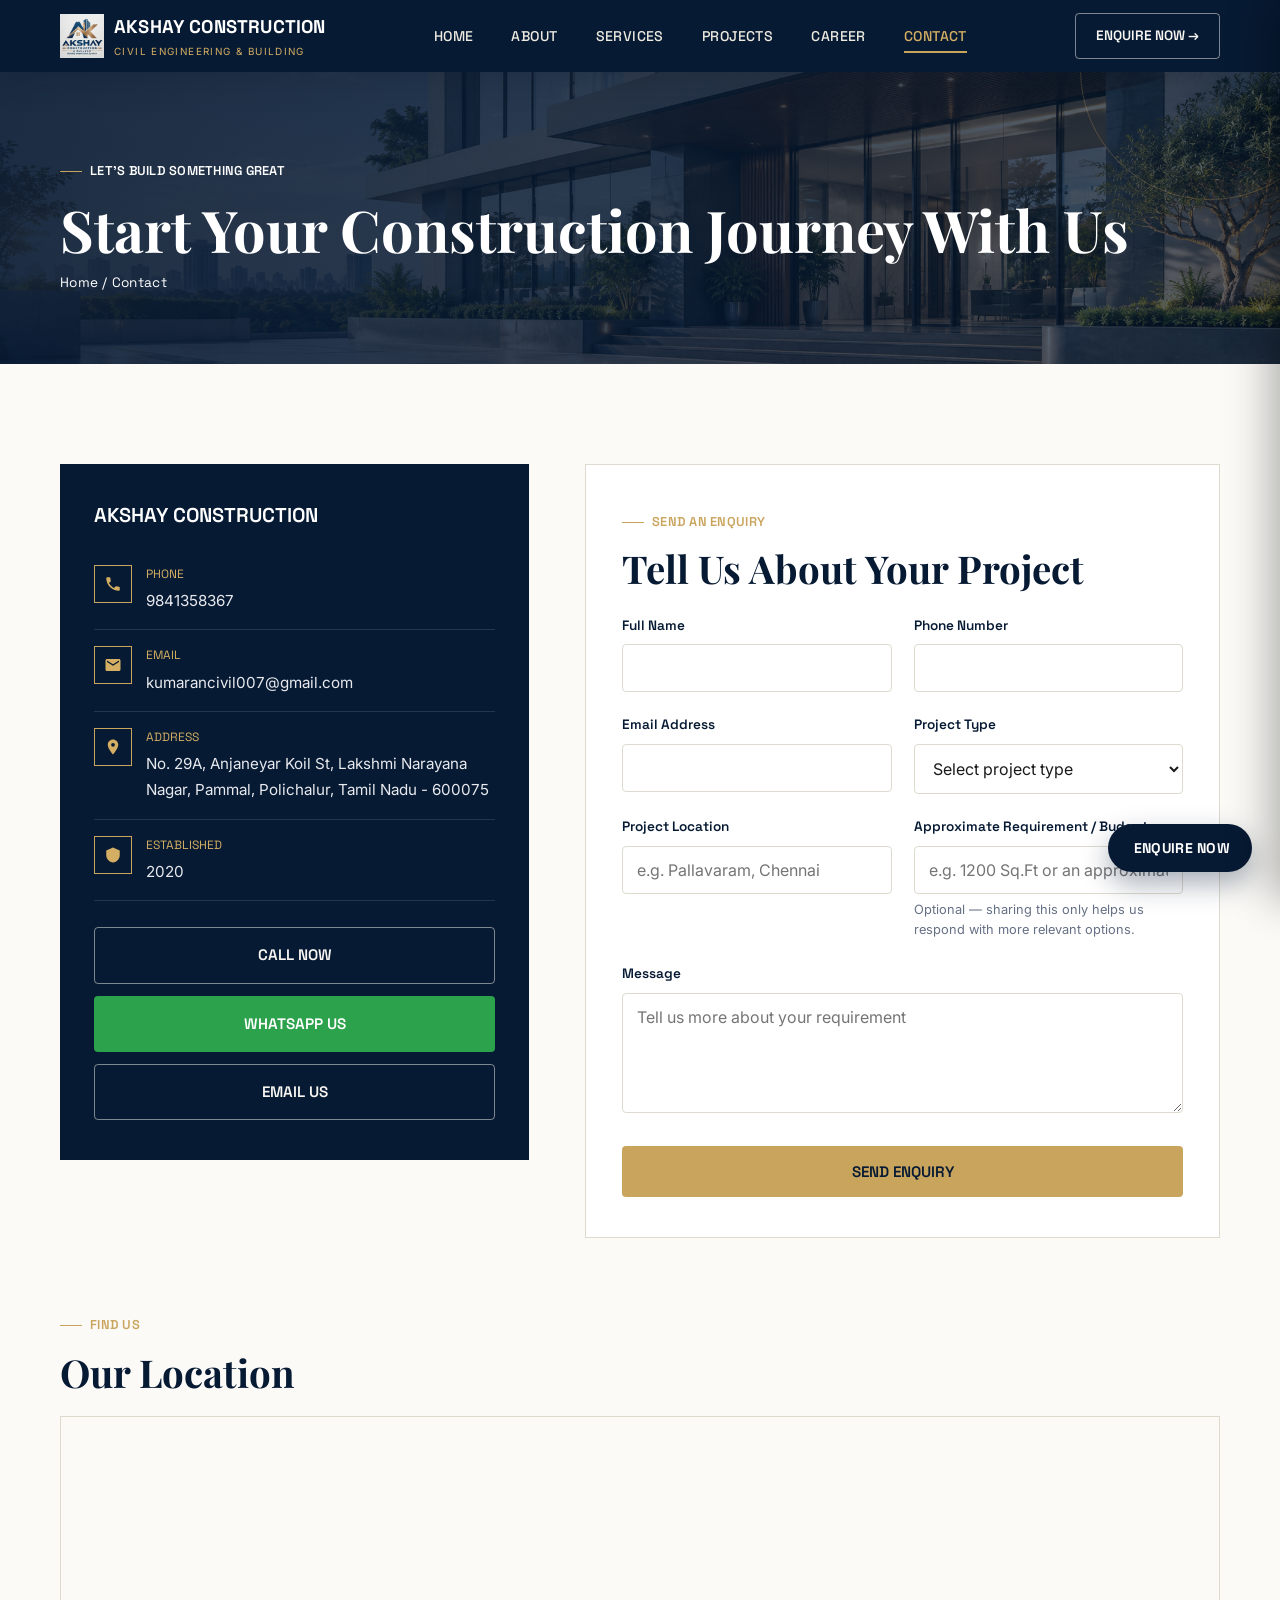
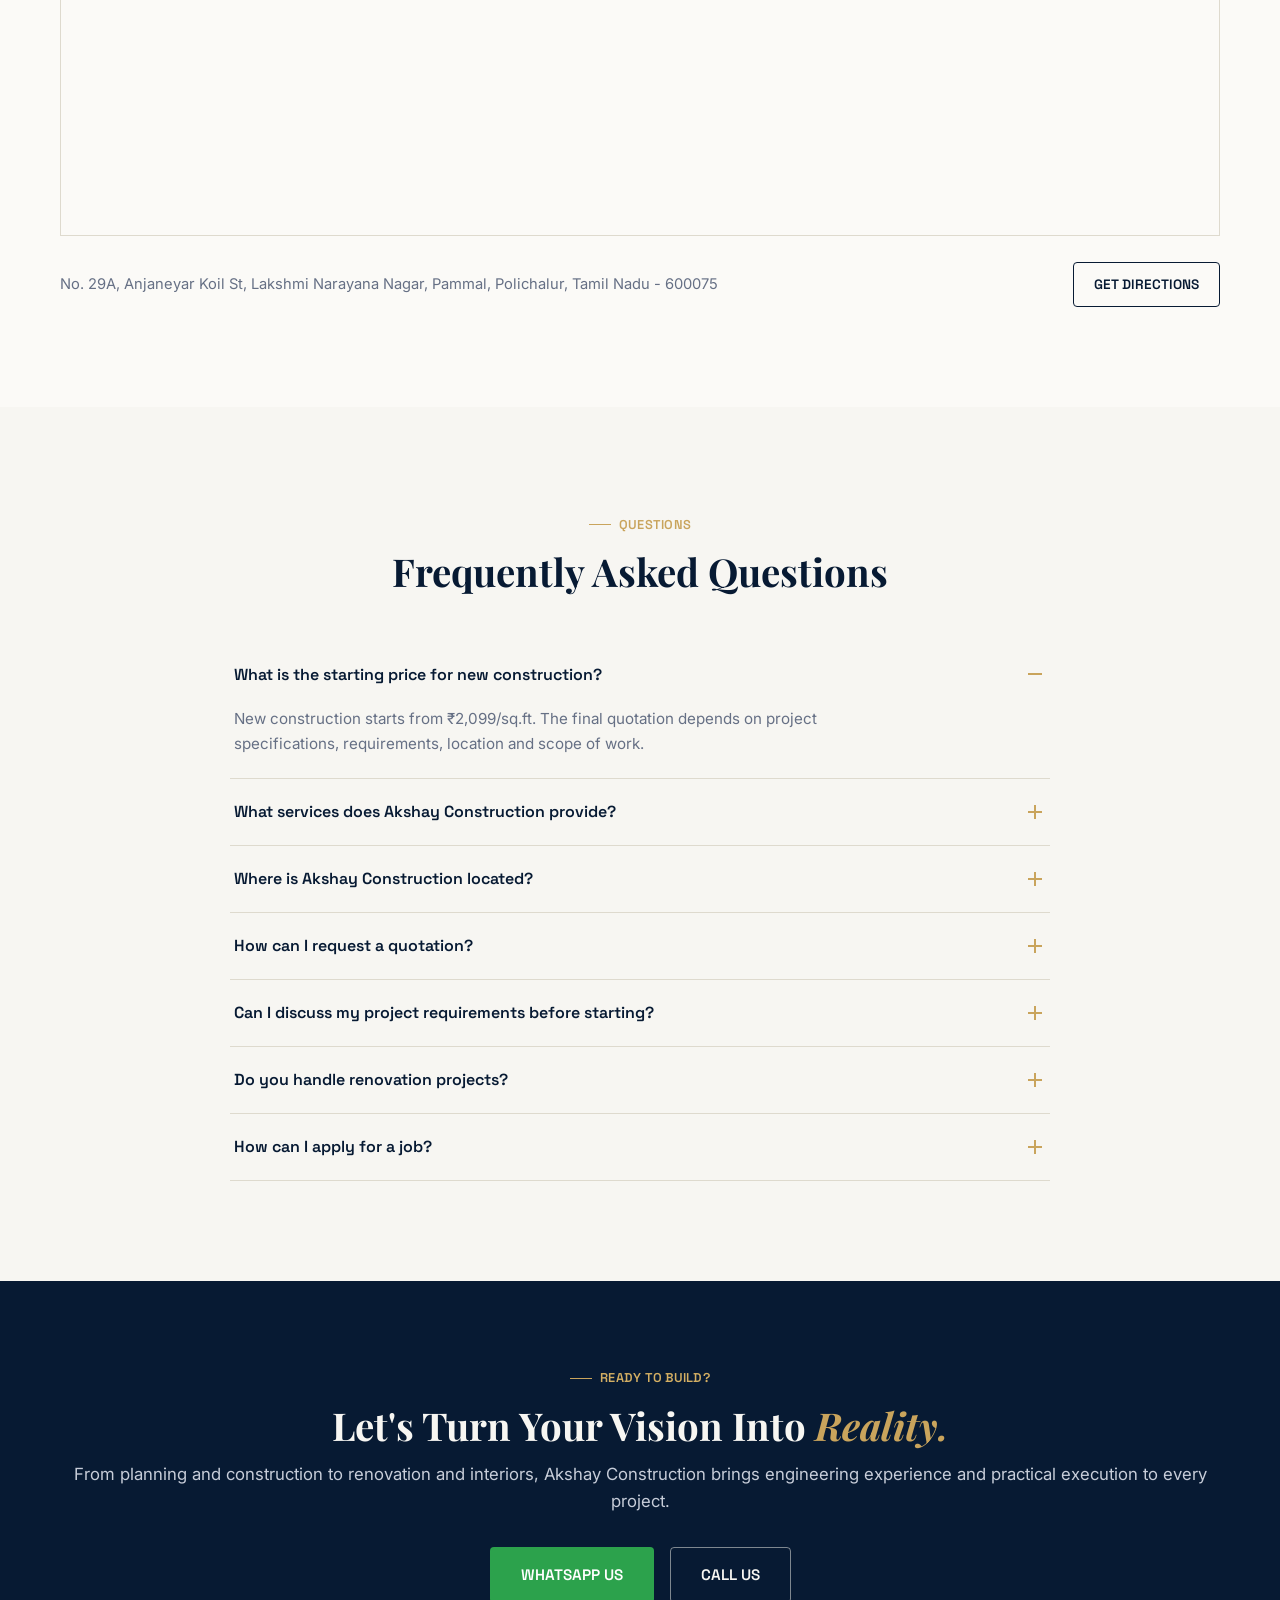
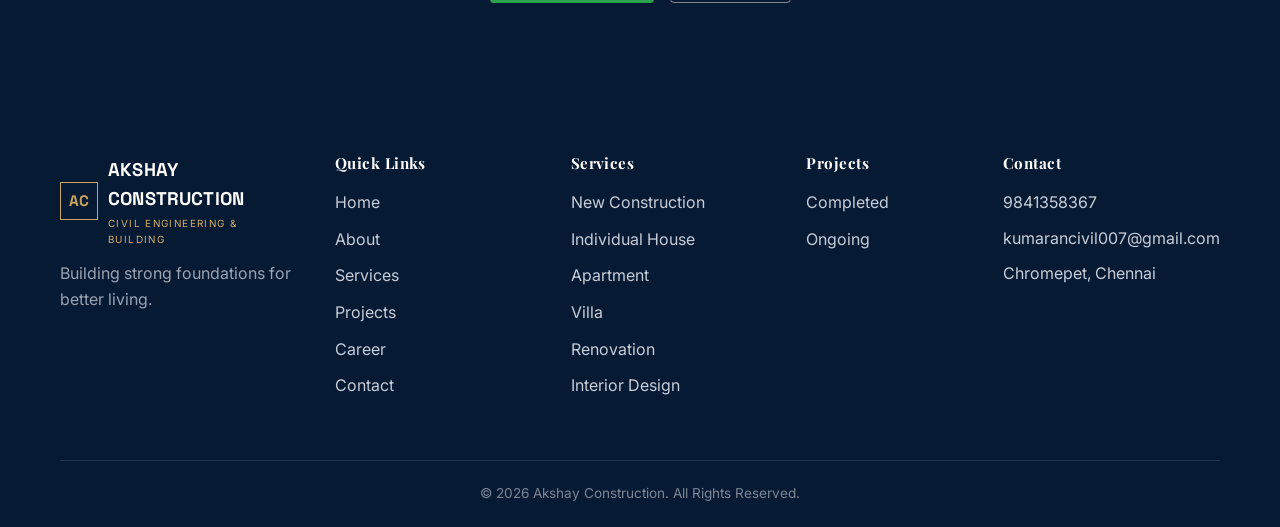
<file: contact.html>
<!DOCTYPE html>
<html lang="en">
<head>
<meta charset="UTF-8">
<meta name="viewport" content="width=device-width, initial-scale=1.0">
<title>Contact Us | Akshay Construction Chennai</title>
<meta name="description" content="Contact Akshay Construction in Chromepet, Chennai. Call, WhatsApp or send an enquiry for your construction project.">
<link rel="canonical" href="https://www.akshayconstruction.in/contact.html">
<meta property="og:title" content="Contact Akshay Construction">
<meta property="og:description" content="Get in touch with Akshay Construction for new construction, renovation, villa and apartment projects in Chennai.">
<meta property="og:type" content="website">
<link rel="icon" href="images/logo1.jpeg" type="image/png">
<link rel="stylesheet" href="css/global.css">
<link rel="stylesheet" href="css/contact.css">
</head>
<body>

<header class="navbar is-solid">
  <div class="container">
    <a href="index.html" class="brand">
      <img src="images/logo1.jpeg" alt="Akshay Construction Logo" class="brand-logo">
      <span>AKSHAY CONSTRUCTION<small>CIVIL ENGINEERING &amp; BUILDING</small></span>
    </a>
    <nav class="nav-links">
      <a href="index.html">HOME</a>
      <a href="about.html">ABOUT</a>
      <a href="services.html">SERVICES</a>
      <a href="projects.html">PROJECTS</a>
      <a href="career.html">CAREER</a>
      <a href="contact.html" class="active">CONTACT</a>
    </nav>
    <div class="nav-cta">
      <a href="contact.html" class="btn btn--outline-light btn--sm">ENQUIRE NOW &rarr;</a>
      <button class="hamburger" aria-label="Open menu"><span></span><span></span><span></span></button>
    </div>
  </div>
</header>

<div class="drawer-overlay"></div>
<aside class="mobile-drawer">
  <button class="drawer-close" aria-label="Close menu">&times;</button>
  <a href="index.html">HOME</a>
  <a href="about.html">ABOUT</a>
  <a href="services.html">SERVICES</a>
  <a href="projects.html">PROJECTS</a>
  <a href="career.html">CAREER</a>
  <a href="contact.html">CONTACT</a>
  <a href="contact.html" class="btn btn--gold btn--block drawer-cta">ENQUIRE NOW &rarr;</a>
  <a href="tel:9841358367" class="btn btn--outline-light btn--block" style="margin-top:10px;">CALL NOW</a>
  <a href="https://wa.me/919841358367?text=Hello%20Akshay%20Construction%2C%20I%20am%20interested%20in%20your%20construction%20services.%20I%20would%20like%20to%20know%20more%20about%20your%20services%20and%20quotation." class="btn btn--whatsapp btn--block" style="margin-top:10px;">WHATSAPP US</a>
</aside>

<section class="page-hero"style="background-image:url('images/contact-hero.png');">
  <div class="container">
    <span class="tag on-dark">LET'S BUILD SOMETHING GREAT</span>
    <h1>Start Your Construction Journey With Us</h1>
    <div class="breadcrumb"><a href="index.html">Home</a> / Contact</div>
  </div>
</section>

<section class="section">
  <div class="container">
    <div class="contact-layout">

      <div class="contact-info-card reveal">
        <h3>AKSHAY CONSTRUCTION</h3>

        <div class="contact-info-row">
          <div class="contact-info-icon">
            <svg width="18" height="18" viewBox="0 0 24 24" fill="currentColor"><path d="M6.6 10.8c1.4 2.8 3.8 5.1 6.6 6.6l2.2-2.2c.3-.3.7-.4 1-.2 1.1.4 2.3.6 3.6.6.6 0 1 .4 1 1V20c0 .6-.4 1-1 1C10.6 21 3 13.4 3 4c0-.6.4-1 1-1h3.5c.6 0 1 .4 1 1 0 1.2.2 2.5.6 3.6.1.4 0 .8-.2 1l-2.3 2.2z"/></svg>
          </div>
          <div><span class="label">PHONE</span><a class="value" href="tel:9841358367">9841358367</a></div>
        </div>

        <div class="contact-info-row">
          <div class="contact-info-icon">
            <svg width="18" height="18" viewBox="0 0 24 24" fill="currentColor"><path d="M20 4H4c-1.1 0-2 .9-2 2v12c0 1.1.9 2 2 2h16c1.1 0 2-.9 2-2V6c0-1.1-.9-2-2-2zm0 4-8 5-8-5V6l8 5 8-5v2z"/></svg>
          </div>
          <div><span class="label">EMAIL</span><a class="value" href="mailto:kumarancivil007@gmail.com">kumarancivil007@gmail.com</a></div>
        </div>

        <div class="contact-info-row">
          <div class="contact-info-icon">
            <svg width="18" height="18" viewBox="0 0 24 24" fill="currentColor"><path d="M12 2C8.13 2 5 5.13 5 9c0 5.25 7 13 7 13s7-7.75 7-13c0-3.87-3.13-7-7-7zm0 9.5A2.5 2.5 0 1 1 12 6.5a2.5 2.5 0 0 1 0 5z"/></svg>
          </div>
          <div><span class="label">ADDRESS</span><span class="value">No. 29A, Anjaneyar Koil St, Lakshmi Narayana Nagar, Pammal, Polichalur, Tamil Nadu - 600075</span></div>
        </div>

        <div class="contact-info-row">
          <div class="contact-info-icon">
            <svg width="18" height="18" viewBox="0 0 24 24" fill="currentColor"><path d="M12 2l9 4v6c0 5-3.8 9.4-9 10-5.2-.6-9-5-9-10V6z"/></svg>
          </div>
          <div><span class="label">ESTABLISHED</span><span class="value">2020</span></div>
        </div>

        <div class="contact-actions">
          <a href="tel:9841358367" class="btn btn--outline-light btn--block">CALL NOW</a>
          <a href="https://wa.me/919841358367?text=Hello%20Akshay%20Construction%2C%20I%20am%20interested%20in%20your%20construction%20services.%20I%20would%20like%20to%20know%20more%20about%20your%20services%20and%20quotation." class="btn btn--whatsapp btn--block">WHATSAPP US</a>
          <a href="mailto:kumarancivil007@gmail.com" class="btn btn--outline-light btn--block">EMAIL US</a>
        </div>
      </div>

      <div class="contact-form-card reveal">
        <span class="tag">SEND AN ENQUIRY</span>
        <h2 style="margin-bottom:24px;">Tell Us About Your Project</h2>
        <form id="enquiryForm" novalidate>
          <div class="form-grid">
            <div class="field">
              <label for="cFullName">Full Name</label>
              <input type="text" id="cFullName" name="fullName" required>
            </div>
            <div class="field">
              <label for="cPhone">Phone Number</label>
              <input type="tel" id="cPhone" name="phone" required>
            </div>
            <div class="field">
              <label for="cEmail">Email Address</label>
              <input type="email" id="cEmail" name="email" required>
            </div>
            <div class="field">
              <label for="cProjectType">Project Type</label>
              <select id="cProjectType" name="projectType" required>
                <option value="" disabled selected>Select project type</option>
                <option>New Construction</option>
                <option>Individual House</option>
                <option>Apartment</option>
                <option>Villa</option>
                <option>Renovation</option>
                <option>Interior Design</option>
                <option>Other</option>
              </select>
            </div>
            <div class="field">
              <label for="cLocation">Project Location</label>
              <input type="text" id="cLocation" name="location" placeholder="e.g. Pallavaram, Chennai" required>
            </div>
            <div class="field">
              <label for="cArea">Approximate Requirement / Budget</label>
              <input type="text" id="cArea" name="area" placeholder="e.g. 1200 Sq.Ft or an approximate budget">
              <p style="margin-top:6px;font-size:0.8rem;color:var(--ink-soft);">Optional — sharing this only helps us respond with more relevant options.</p>
            </div>
            <div class="field full">
              <label for="cMessage">Message</label>
              <textarea id="cMessage" name="message" placeholder="Tell us more about your requirement"></textarea>
            </div>
          </div>
          <button type="submit" class="btn btn--gold btn--block" style="margin-top:26px;">SEND ENQUIRY</button>
          <div class="form-success" id="enquirySuccess"></div>
        </form>
      </div>

    </div>

    <div class="map-wrap reveal">
      <span class="tag">FIND US</span>
      <h2 style="margin-bottom:22px;">Our Location</h2>
      <iframe class="map-frame" loading="lazy" referrerpolicy="no-referrer-when-downgrade"
        src="https://www.google.com/maps?q=No.+7%2F18%2C+Periyar+Nagar+2nd+Cross+Street+A%2C+Kumarapuram%2C+Chromepet%2C+Chennai+600044&output=embed"
        title="Akshay Construction location map"></iframe>
      <div class="map-foot">
        <p>No. 29A, Anjaneyar Koil St, Lakshmi Narayana Nagar, Pammal, Polichalur, Tamil Nadu - 600075</p>
        <a class="btn btn--outline btn--sm" target="_blank" rel="noopener"
          href="https://www.google.com/maps/dir/?api=1&destination=No.%207%2F18%2C%20Periyar%20Nagar%202nd%20Cross%20Street%20A%2C%20Kumarapuram%2C%20Chromepet%2C%20Chennai%20600044">GET DIRECTIONS</a>
      </div>
    </div>
  </div>
</section>

<!-- ================= FAQ ================= -->
<section class="section section--alt">
  <div class="container">
    <div class="section-head center reveal">
      <span class="tag">QUESTIONS</span>
      <h2>Frequently Asked Questions</h2>
    </div>
    <div class="faq-list reveal">
      <div class="accordion-item is-open">
        <button class="accordion-trigger">What is the starting price for new construction?<span class="plus"></span></button>
        <div class="accordion-panel"><p>New construction starts from ₹2,099/sq.ft. The final quotation depends on project specifications, requirements, location and scope of work.</p></div>
      </div>
      <div class="accordion-item">
        <button class="accordion-trigger">What services does Akshay Construction provide?<span class="plus"></span></button>
        <div class="accordion-panel"><p>Individual house construction, apartments, renovation, villas, interior design and new construction.</p></div>
      </div>
      <div class="accordion-item">
        <button class="accordion-trigger">Where is Akshay Construction located?<span class="plus"></span></button>
        <div class="accordion-panel"><p>Kumarapuram, Chromepet, Chennai.</p></div>
      </div>
      <div class="accordion-item">
        <button class="accordion-trigger">How can I request a quotation?<span class="plus"></span></button>
        <div class="accordion-panel"><p>Use the enquiry form above, call 9841358367, or contact us through WhatsApp/email.</p></div>
      </div>
      <div class="accordion-item">
        <button class="accordion-trigger">Can I discuss my project requirements before starting?<span class="plus"></span></button>
        <div class="accordion-panel"><p>Yes. Clients can contact the team to discuss their requirements and understand the possible construction approach.</p></div>
      </div>
      <div class="accordion-item">
        <button class="accordion-trigger">Do you handle renovation projects?<span class="plus"></span></button>
        <div class="accordion-panel"><p>Yes. Renovation is one of the services offered by Akshay Construction.</p></div>
      </div>
      <div class="accordion-item">
        <button class="accordion-trigger">How can I apply for a job?<span class="plus"></span></button>
        <div class="accordion-panel"><p>Use the Apply Now option on the Careers page and submit the requested details.</p></div>
      </div>
    </div>
  </div>
</section>

<section class="final-cta section--dark">
  <div class="container">
    <span class="tag on-dark" style="justify-content:center;">READY TO BUILD?</span>
    <h2 class="reveal">Let's Turn Your Vision Into <span class="accent">Reality.</span></h2>
    <p class="reveal">From planning and construction to renovation and interiors, Akshay Construction brings engineering experience and practical execution to every project.</p>
    <div class="btn-row reveal" style="justify-content:center;">
      <a href="https://wa.me/919841358367?text=Hello%20Akshay%20Construction%2C%20I%20am%20interested%20in%20your%20construction%20services.%20I%20would%20like%20to%20know%20more%20about%20your%20services%20and%20quotation." class="btn btn--whatsapp">WHATSAPP US</a>
      <a href="tel:9841358367" class="btn btn--outline-light">CALL US</a>
    </div>
  </div>
</section>

<footer class="site-footer">
  <div class="container">
    <div class="footer-grid footer-grid--5">
      <div class="footer-brand">
        <div class="brand"><span class="brand-mark">AC</span><span>AKSHAY CONSTRUCTION<small>CIVIL ENGINEERING &amp; BUILDING</small></span></div>
        <p>Building strong foundations for better living.</p>
      </div>
      <div class="footer-col">
        <h4>Quick Links</h4>
        <ul>
          <li><a href="index.html">Home</a></li>
          <li><a href="about.html">About</a></li>
          <li><a href="services.html">Services</a></li>
          <li><a href="projects.html">Projects</a></li>
          <li><a href="career.html">Career</a></li>
          <li><a href="contact.html">Contact</a></li>
        </ul>
      </div>
      <div class="footer-col">
        <h4>Services</h4>
        <ul>
          <li><a href="services.html">New Construction</a></li>
          <li><a href="services.html">Individual House</a></li>
          <li><a href="services.html">Apartment</a></li>
          <li><a href="services.html">Villa</a></li>
          <li><a href="services.html">Renovation</a></li>
          <li><a href="services.html">Interior Design</a></li>
        </ul>
      </div>
      <div class="footer-col">
        <h4>Projects</h4>
        <ul>
          <li><a href="projects.html?filter=completed">Completed</a></li>
          <li><a href="projects.html?filter=ongoing">Ongoing</a></li>
        </ul>
      </div>
      <div class="footer-col">
        <h4>Contact</h4>
        <p><a href="tel:9841358367">9841358367</a></p>
        <p><a href="mailto:kumarancivil007@gmail.com">kumarancivil007@gmail.com</a></p>
        <p>Chromepet, Chennai</p>
      </div>
    </div>
    <div class="footer-bottom">&copy; 2026 Akshay Construction. All Rights Reserved.</div>
  </div>
</footer>

<div class="floating-widget" id="floatingWidget">
  <div class="fw-options" id="fwOptions">
    <a class="fw-btn fw-whatsapp" href="https://wa.me/919841358367?text=Hello%20Akshay%20Construction%2C%20I%20am%20interested%20in%20your%20construction%20services.%20I%20would%20like%20to%20know%20more%20about%20your%20services%20and%20quotation." aria-label="Chat on WhatsApp">
      <svg class="fw-icon" viewBox="0 0 24 24" fill="currentColor"><path d="M12 2C6.48 2 2 6.48 2 12c0 1.85.5 3.58 1.36 5.07L2 22l5.08-1.33A9.94 9.94 0 0012 22c5.52 0 10-4.48 10-10S17.52 2 12 2zm0 18c-1.6 0-3.1-.42-4.4-1.16l-.31-.18-3.12.82.83-3.04-.2-.32A7.94 7.94 0 014 12c0-4.41 3.59-8 8-8s8 3.59 8 8-3.59 8-8 8zm4.4-5.98c-.24-.12-1.43-.7-1.65-.78-.22-.08-.38-.12-.54.12-.16.24-.62.78-.76.94-.14.16-.28.18-.52.06-.24-.12-1.02-.38-1.94-1.2-.72-.64-1.2-1.43-1.34-1.67-.14-.24-.02-.37.1-.49.11-.11.24-.28.36-.42.12-.14.16-.24.24-.4.08-.16.04-.3-.02-.42-.06-.12-.54-1.3-.74-1.78-.2-.47-.4-.4-.54-.41h-.46c-.16 0-.42.06-.64.3-.22.24-.84.82-.84 2s.86 2.32.98 2.48c.12.16 1.7 2.6 4.12 3.64.58.25 1.03.4 1.38.51.58.18 1.11.16 1.53.1.47-.07 1.43-.58 1.63-1.15.2-.57.2-1.06.14-1.15-.06-.1-.22-.16-.46-.28z"/></svg>
      <span class="fw-label">WhatsApp</span>
    </a>
    <a class="fw-btn fw-call" href="tel:9841358367" aria-label="Call Akshay Construction">
      <svg class="fw-icon" viewBox="0 0 24 24" fill="currentColor"><path d="M6.6 10.8c1.4 2.8 3.8 5.1 6.6 6.6l2.2-2.2c.3-.3.7-.4 1-.2 1.1.4 2.3.6 3.6.6.6 0 1 .4 1 1V20c0 .6-.4 1-1 1C10.6 21 3 13.4 3 4c0-.6.4-1 1-1h3.5c.6 0 1 .4 1 1 0 1.2.2 2.5.6 3.6.1.4 0 .8-.2 1l-2.3 2.2z"/></svg>
      <span class="fw-label">Call</span>
    </a>
    <a class="fw-btn fw-email" href="mailto:kumarancivil007@gmail.com" aria-label="Email Akshay Construction">
      <svg class="fw-icon" viewBox="0 0 24 24" fill="currentColor"><path d="M20 4H4c-1.1 0-2 .9-2 2v12c0 1.1.9 2 2 2h16c1.1 0 2-.9 2-2V6c0-1.1-.9-2-2-2zm0 4-8 5-8-5V6l8 5 8-5v2z"/></svg>
      <span class="fw-label">Email</span>
    </a>
  </div>
  <button class="fw-main" id="fwToggle" aria-expanded="false" aria-controls="fwOptions">
    <svg class="fw-icon fw-icon-plus" viewBox="0 0 24 24" fill="currentColor"><path d="M11 4h2v7h7v2h-7v7h-2v-7H4v-2h7z"/></svg>
    <span class="fw-label">ENQUIRE NOW</span>
  </button>
</div>

<script src="js/global.js"></script>
<script src="js/contact.js"></script>
</body>
</html>
</file>
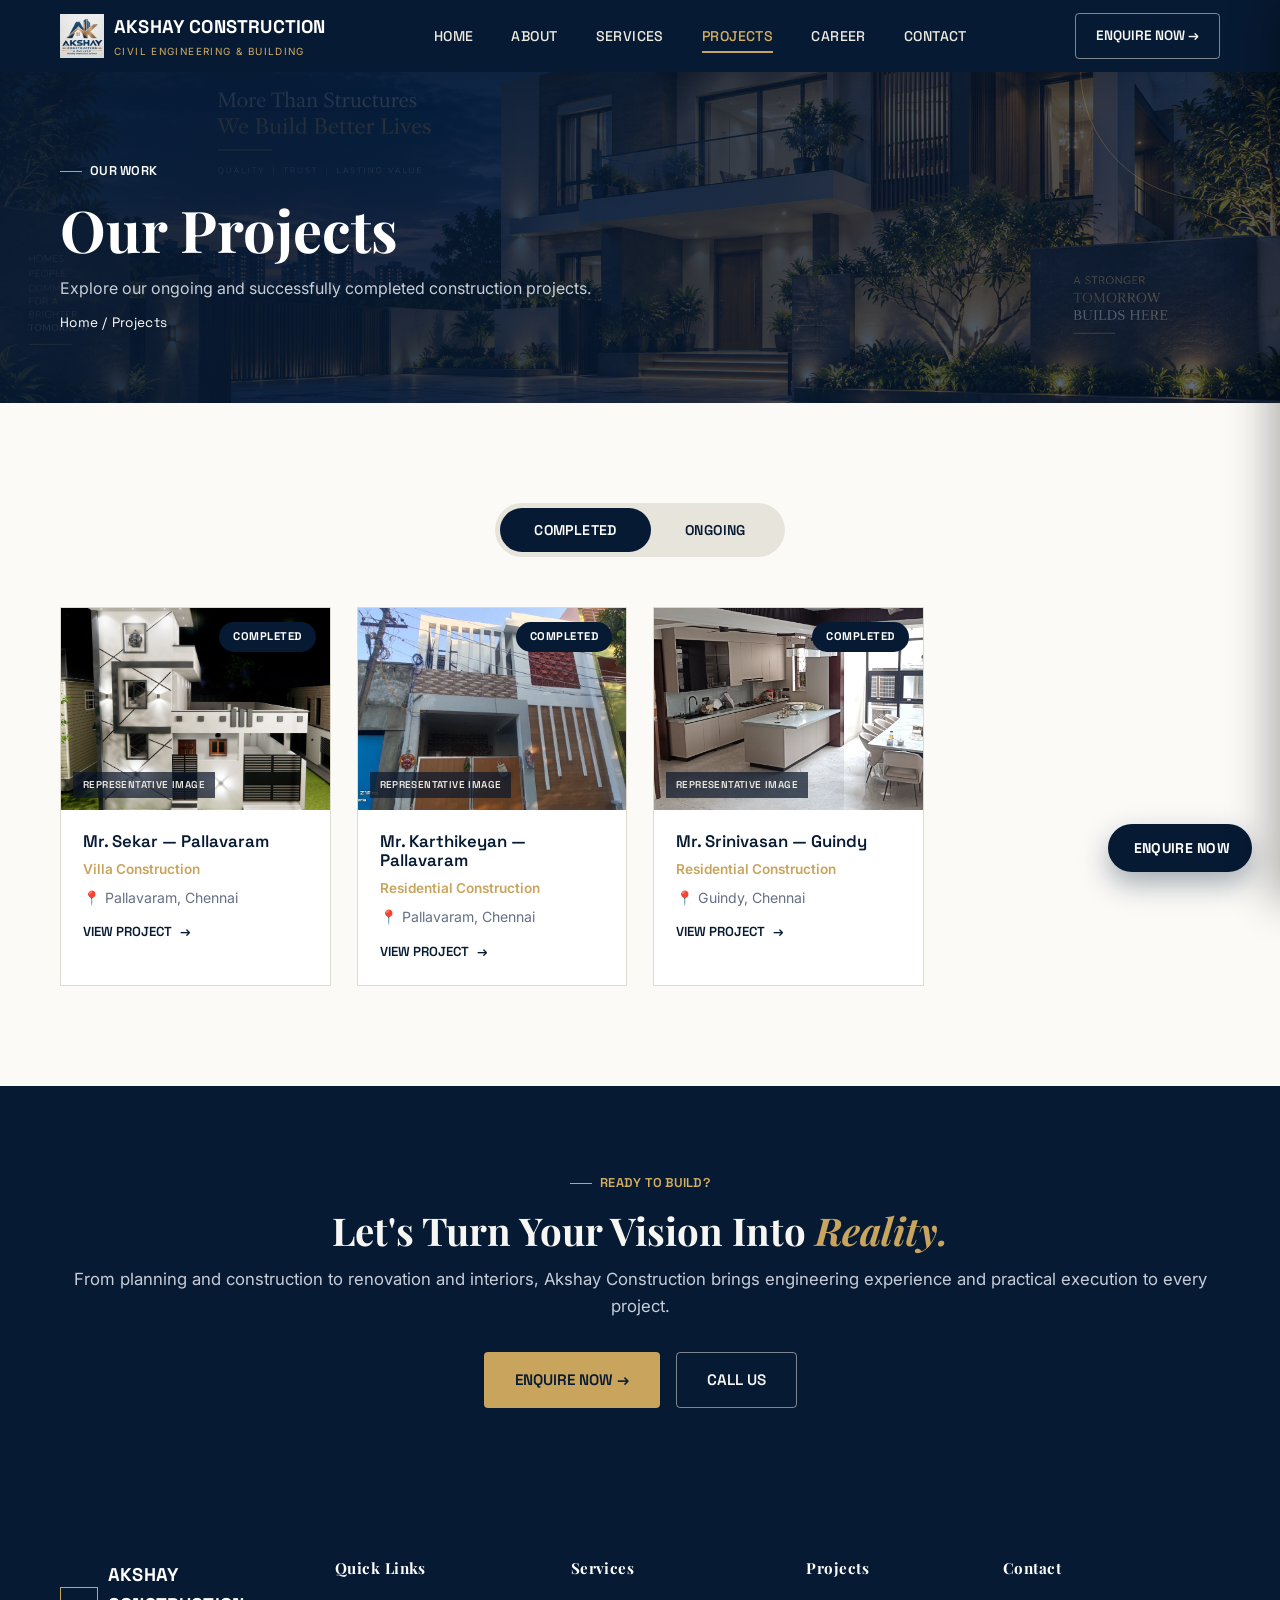
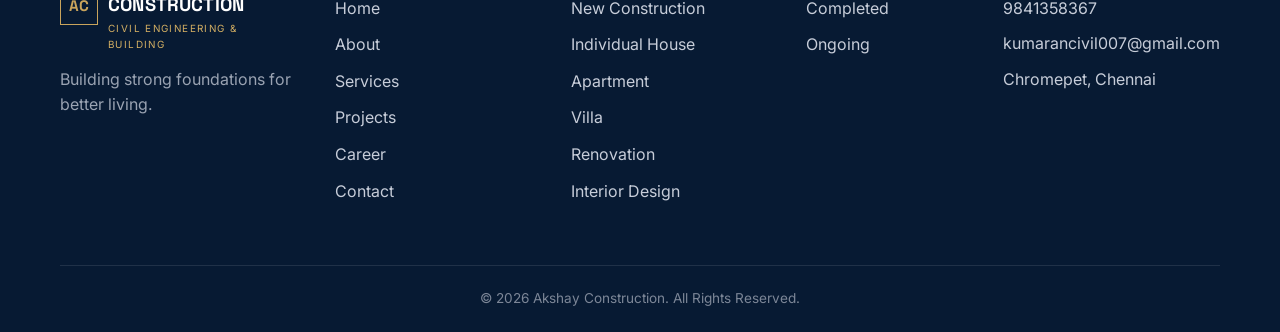
<file: projects.html>
<!DOCTYPE html>
<html lang="en">
<head>
<meta charset="UTF-8">
<meta name="viewport" content="width=device-width, initial-scale=1.0">
<title>Our Projects | Completed &amp; Ongoing Construction | Akshay Construction</title>
<meta name="description" content="Explore Akshay Construction's completed and ongoing residential construction projects across Chennai, including Pallavaram and Polichalur.">
<link rel="canonical" href="https://www.akshayconstruction.in/projects.html">
<meta property="og:title" content="Our Projects | Akshay Construction">
<meta property="og:description" content="Completed and ongoing residential construction projects in Chennai.">
<meta property="og:type" content="website">
<link rel="icon" href="images/logo1.jpeg" type="image/png">
<link rel="stylesheet" href="css/global.css">
<link rel="stylesheet" href="css/projects.css">
</head>
<body>

<header class="navbar is-solid">
  <div class="container">
    <a href="index.html" class="brand">
      <img src="images/logo1.jpeg" alt="Akshay Construction Logo" class="brand-logo">
      <span>AKSHAY CONSTRUCTION<small>CIVIL ENGINEERING &amp; BUILDING</small></span>
    </a>
    <nav class="nav-links">
      <a href="index.html">HOME</a>
      <a href="about.html">ABOUT</a>
      <a href="services.html">SERVICES</a>
      <a href="projects.html" class="active">PROJECTS</a>
      <a href="career.html">CAREER</a>
      <a href="contact.html">CONTACT</a>
    </nav>
    <div class="nav-cta">
      <a href="contact.html" class="btn btn--outline-light btn--sm">ENQUIRE NOW &rarr;</a>
      <button class="hamburger" aria-label="Open menu"><span></span><span></span><span></span></button>
    </div>
  </div>
</header>

<div class="drawer-overlay"></div>
<aside class="mobile-drawer">
  <button class="drawer-close" aria-label="Close menu">&times;</button>
  <a href="index.html">HOME</a>
  <a href="about.html">ABOUT</a>
  <a href="services.html">SERVICES</a>
  <a href="projects.html">PROJECTS</a>
  <a href="career.html">CAREER</a>
  <a href="contact.html">CONTACT</a>
  <a href="contact.html" class="btn btn--gold btn--block drawer-cta">ENQUIRE NOW &rarr;</a>
  <a href="tel:9841358367" class="btn btn--outline-light btn--block" style="margin-top:10px;">CALL NOW</a>
  <a href="https://wa.me/919841358367?text=Hello%20Akshay%20Construction%2C%20I%20am%20interested%20in%20your%20construction%20services.%20I%20would%20like%20to%20know%20more%20about%20your%20services%20and%20quotation." class="btn btn--whatsapp btn--block" style="margin-top:10px;">WHATSAPP US</a>
</aside>

<section class="page-hero"style="background-image:url('images/project-hero.png');">
  <div class="container">
    <span class="tag on-dark">OUR WORK</span>
    <h1>Our Projects</h1>
    <p style="max-width:560px;margin-top:14px;color:#C7CDD9;">Explore our ongoing and successfully completed construction projects.</p>
    <div class="breadcrumb"><a href="index.html">Home</a> / Projects</div>
  </div>
</section>

<section class="section">
  <div class="container">

    <div class="filter-wrap reveal is-visible">
      <div class="filter-toggle" role="tablist" aria-label="Project status filter">
        <button class="filter-btn is-active" data-filter="completed" role="tab" aria-selected="true">COMPLETED</button>
        <button class="filter-btn" data-filter="ongoing" role="tab" aria-selected="false">ONGOING</button>
      </div>
    </div>

    <div class="projects-grid" id="projectsGrid" data-empty="false">
      <!-- rendered by js/projects.js -->
    </div>

  </div>
</section>

<section class="final-cta section--dark">
  <div class="container">
    <span class="tag on-dark" style="justify-content:center;">READY TO BUILD?</span>
    <h2 class="reveal">Let's Turn Your Vision Into <span class="accent">Reality.</span></h2>
    <p class="reveal">From planning and construction to renovation and interiors, Akshay Construction brings engineering experience and practical execution to every project.</p>
    <div class="btn-row reveal" style="justify-content:center;">
      <a href="contact.html" class="btn btn--gold">ENQUIRE NOW &rarr;</a>
      <a href="tel:9841358367" class="btn btn--outline-light">CALL US</a>
    </div>
  </div>
</section>

<footer class="site-footer">
  <div class="container">
    <div class="footer-grid footer-grid--5">
      <div class="footer-brand">
        <div class="brand"><span class="brand-mark">AC</span><span>AKSHAY CONSTRUCTION<small>CIVIL ENGINEERING &amp; BUILDING</small></span></div>
        <p>Building strong foundations for better living.</p>
      </div>
      <div class="footer-col">
        <h4>Quick Links</h4>
        <ul>
          <li><a href="index.html">Home</a></li>
          <li><a href="about.html">About</a></li>
          <li><a href="services.html">Services</a></li>
          <li><a href="projects.html">Projects</a></li>
          <li><a href="career.html">Career</a></li>
          <li><a href="contact.html">Contact</a></li>
        </ul>
      </div>
      <div class="footer-col">
        <h4>Services</h4>
        <ul>
          <li><a href="services.html">New Construction</a></li>
          <li><a href="services.html">Individual House</a></li>
          <li><a href="services.html">Apartment</a></li>
          <li><a href="services.html">Villa</a></li>
          <li><a href="services.html">Renovation</a></li>
          <li><a href="services.html">Interior Design</a></li>
        </ul>
      </div>
      <div class="footer-col">
        <h4>Projects</h4>
        <ul>
          <li><a href="projects.html?filter=completed">Completed</a></li>
          <li><a href="projects.html?filter=ongoing">Ongoing</a></li>
        </ul>
      </div>
      <div class="footer-col">
        <h4>Contact</h4>
        <p><a href="tel:9841358367">9841358367</a></p>
        <p><a href="mailto:kumarancivil007@gmail.com">kumarancivil007@gmail.com</a></p>
        <p>Chromepet, Chennai</p>
      </div>
    </div>
    <div class="footer-bottom">&copy; 2026 Akshay Construction. All Rights Reserved.</div>
  </div>
</footer>

<div class="floating-widget" id="floatingWidget">
  <div class="fw-options" id="fwOptions">
    <a class="fw-btn fw-whatsapp" href="https://wa.me/919841358367?text=Hello%20Akshay%20Construction%2C%20I%20am%20interested%20in%20your%20construction%20services.%20I%20would%20like%20to%20know%20more%20about%20your%20services%20and%20quotation." aria-label="Chat on WhatsApp">
      <svg class="fw-icon" viewBox="0 0 24 24" fill="currentColor"><path d="M12 2C6.48 2 2 6.48 2 12c0 1.85.5 3.58 1.36 5.07L2 22l5.08-1.33A9.94 9.94 0 0012 22c5.52 0 10-4.48 10-10S17.52 2 12 2zm0 18c-1.6 0-3.1-.42-4.4-1.16l-.31-.18-3.12.82.83-3.04-.2-.32A7.94 7.94 0 014 12c0-4.41 3.59-8 8-8s8 3.59 8 8-3.59 8-8 8zm4.4-5.98c-.24-.12-1.43-.7-1.65-.78-.22-.08-.38-.12-.54.12-.16.24-.62.78-.76.94-.14.16-.28.18-.52.06-.24-.12-1.02-.38-1.94-1.2-.72-.64-1.2-1.43-1.34-1.67-.14-.24-.02-.37.1-.49.11-.11.24-.28.36-.42.12-.14.16-.24.24-.4.08-.16.04-.3-.02-.42-.06-.12-.54-1.3-.74-1.78-.2-.47-.4-.4-.54-.41h-.46c-.16 0-.42.06-.64.3-.22.24-.84.82-.84 2s.86 2.32.98 2.48c.12.16 1.7 2.6 4.12 3.64.58.25 1.03.4 1.38.51.58.18 1.11.16 1.53.1.47-.07 1.43-.58 1.63-1.15.2-.57.2-1.06.14-1.15-.06-.1-.22-.16-.46-.28z"/></svg>
      <span class="fw-label">WhatsApp</span>
    </a>
    <a class="fw-btn fw-call" href="tel:9841358367" aria-label="Call Akshay Construction">
      <svg class="fw-icon" viewBox="0 0 24 24" fill="currentColor"><path d="M6.6 10.8c1.4 2.8 3.8 5.1 6.6 6.6l2.2-2.2c.3-.3.7-.4 1-.2 1.1.4 2.3.6 3.6.6.6 0 1 .4 1 1V20c0 .6-.4 1-1 1C10.6 21 3 13.4 3 4c0-.6.4-1 1-1h3.5c.6 0 1 .4 1 1 0 1.2.2 2.5.6 3.6.1.4 0 .8-.2 1l-2.3 2.2z"/></svg>
      <span class="fw-label">Call</span>
    </a>
    <a class="fw-btn fw-email" href="mailto:kumarancivil007@gmail.com" aria-label="Email Akshay Construction">
      <svg class="fw-icon" viewBox="0 0 24 24" fill="currentColor"><path d="M20 4H4c-1.1 0-2 .9-2 2v12c0 1.1.9 2 2 2h16c1.1 0 2-.9 2-2V6c0-1.1-.9-2-2-2zm0 4-8 5-8-5V6l8 5 8-5v2z"/></svg>
      <span class="fw-label">Email</span>
    </a>
  </div>
  <button class="fw-main" id="fwToggle" aria-expanded="false" aria-controls="fwOptions">
    <svg class="fw-icon fw-icon-plus" viewBox="0 0 24 24" fill="currentColor"><path d="M11 4h2v7h7v2h-7v7h-2v-7H4v-2h7z"/></svg>
    <span class="fw-label">ENQUIRE NOW</span>
  </button>
</div>

<!-- ============ PROJECT MODAL ============ -->
<div class="modal-overlay" id="projectModal">
  <div class="modal-box" style="position:relative;">
    <button class="modal-close" id="modalClose" aria-label="Close">&times;</button>
    <div class="modal-gallery" id="modalGallery"></div>
    <div class="modal-body" id="modalBody"></div>
  </div>
</div>

<script src="js/global.js"></script>
<script src="js/projects.js"></script>
</body>
</html>
</file>
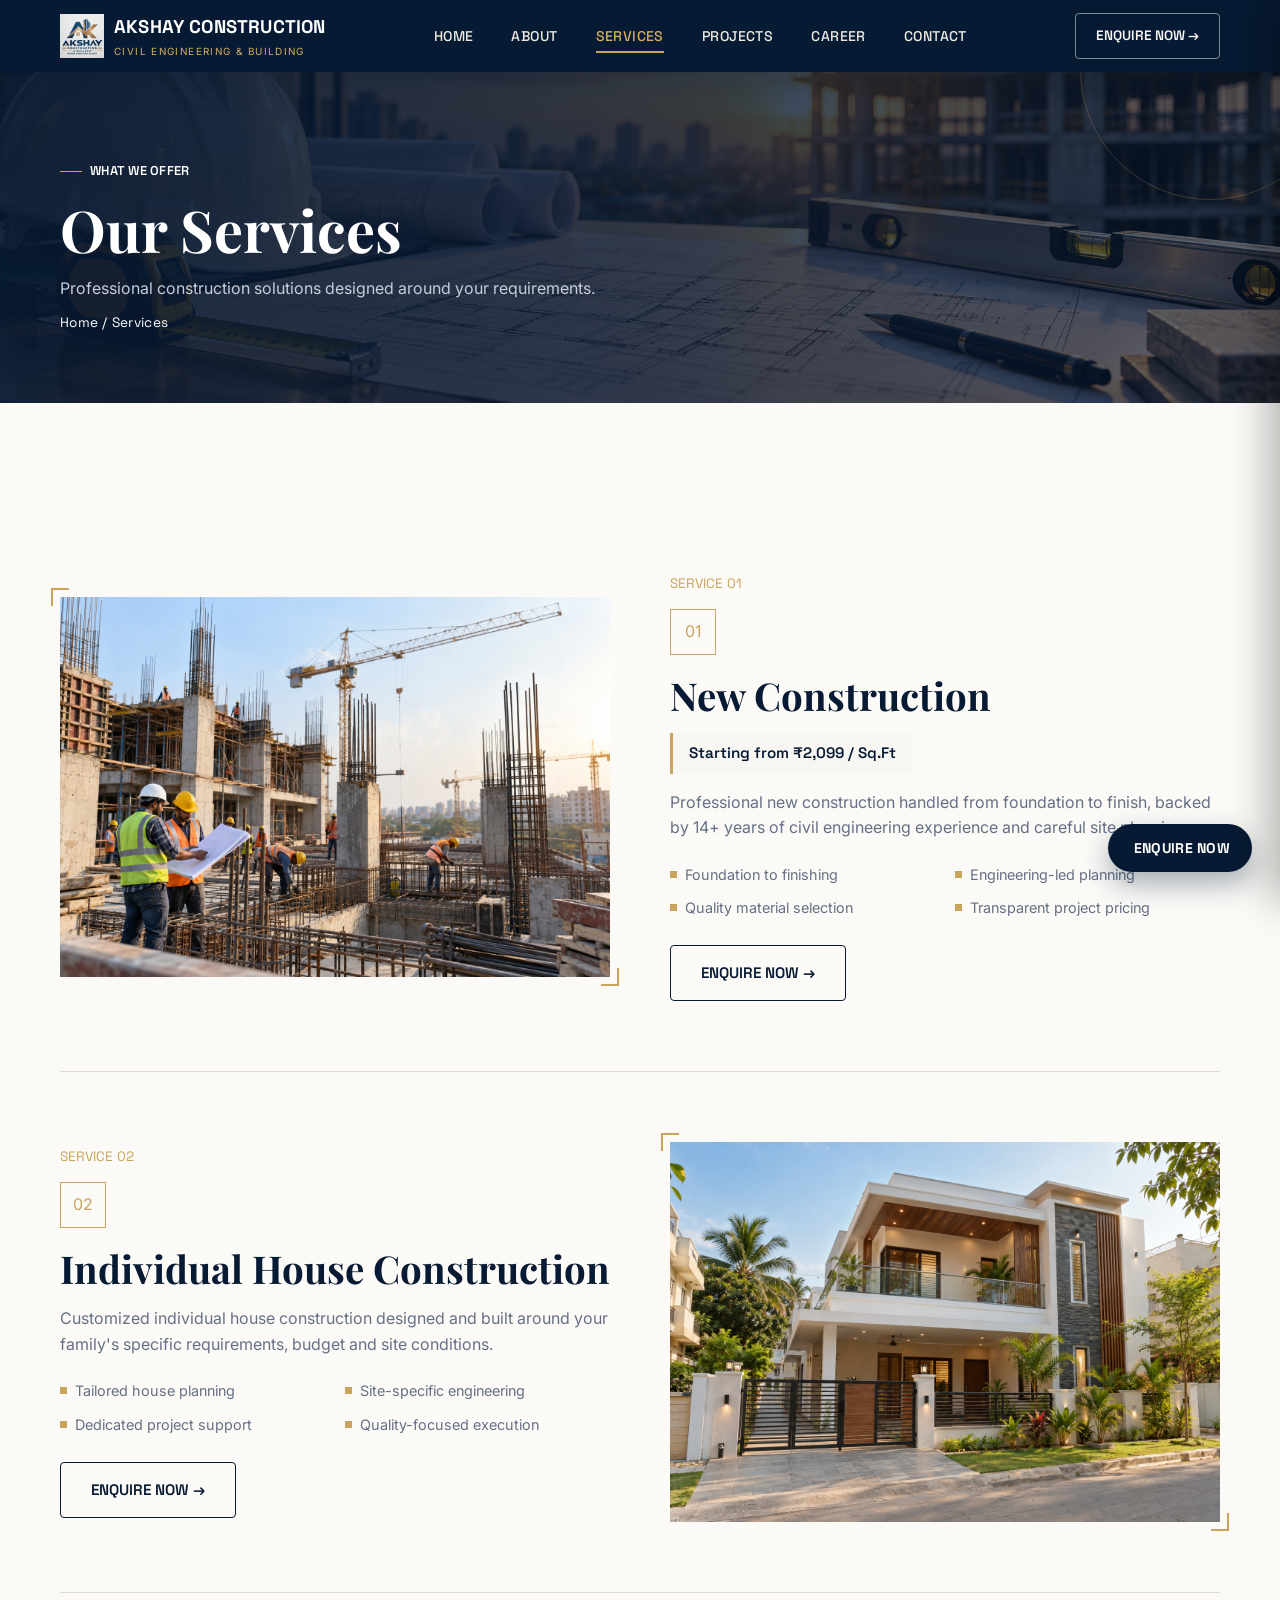
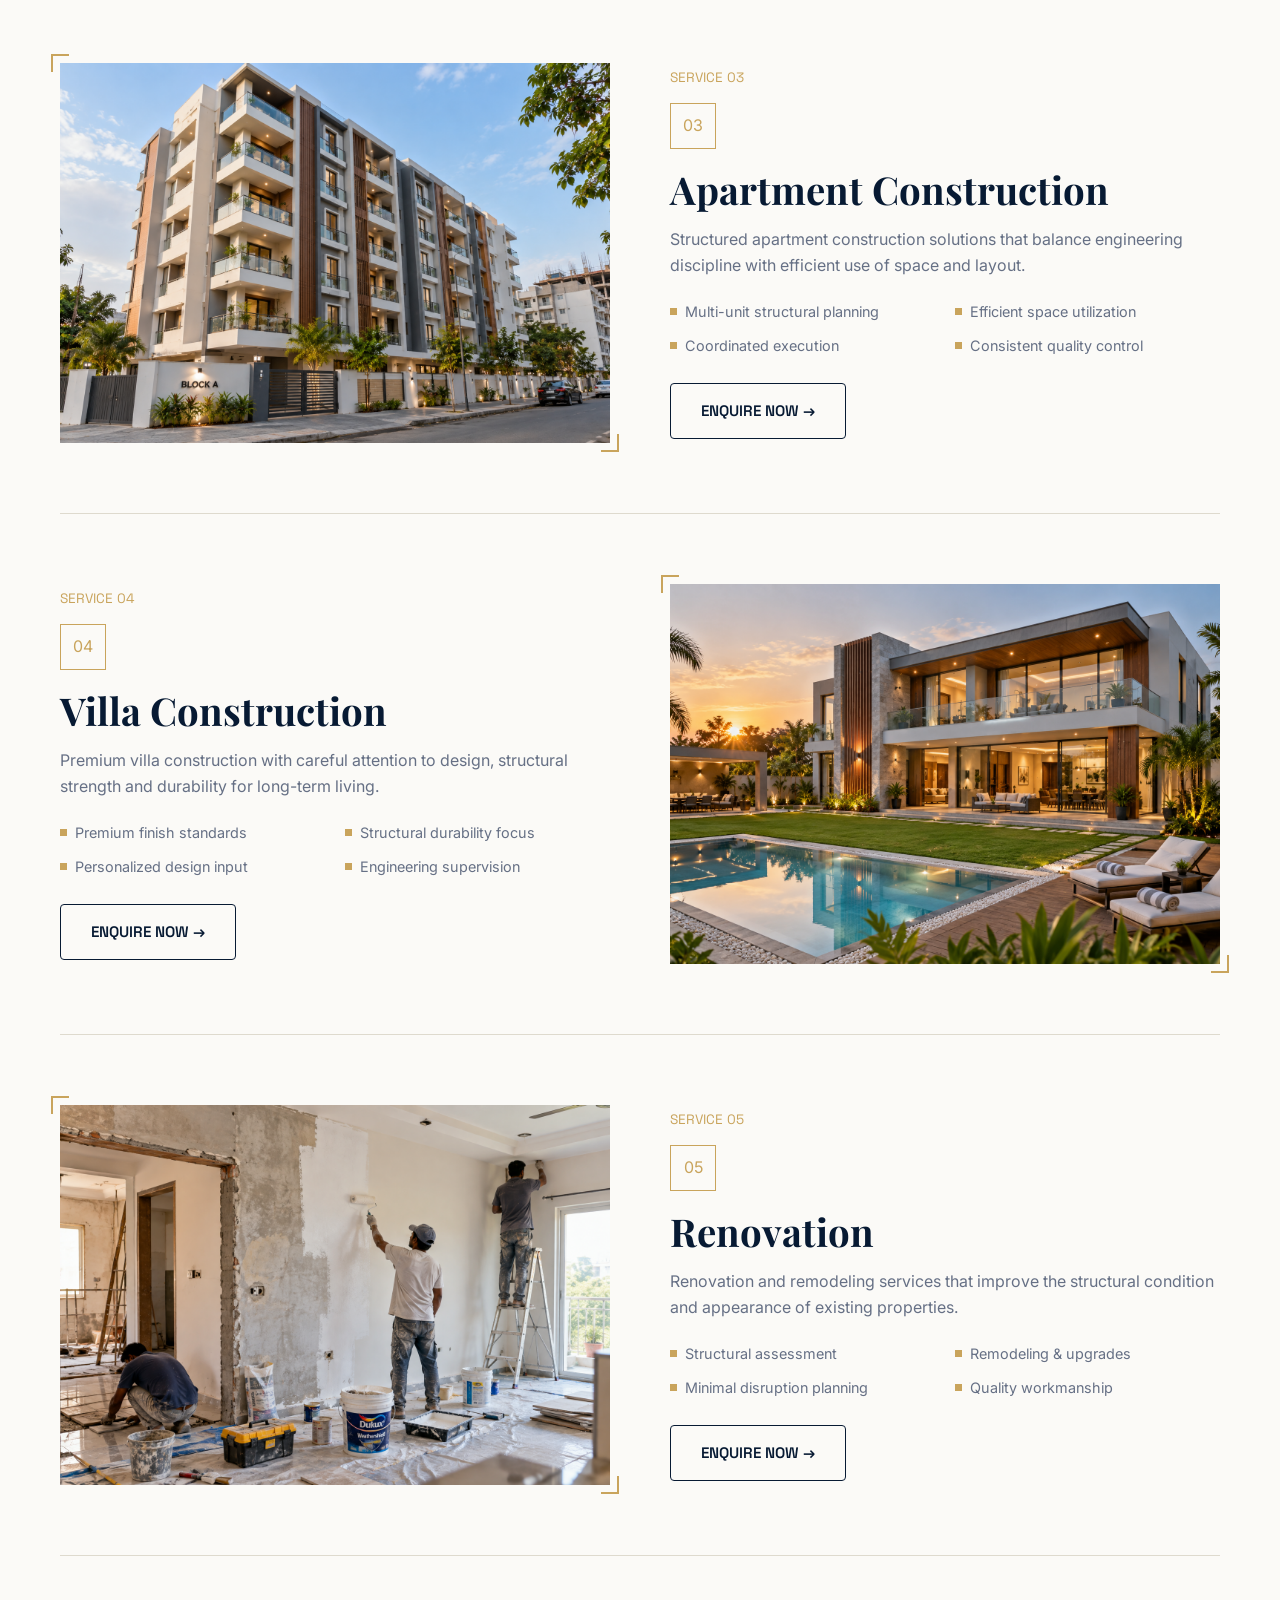
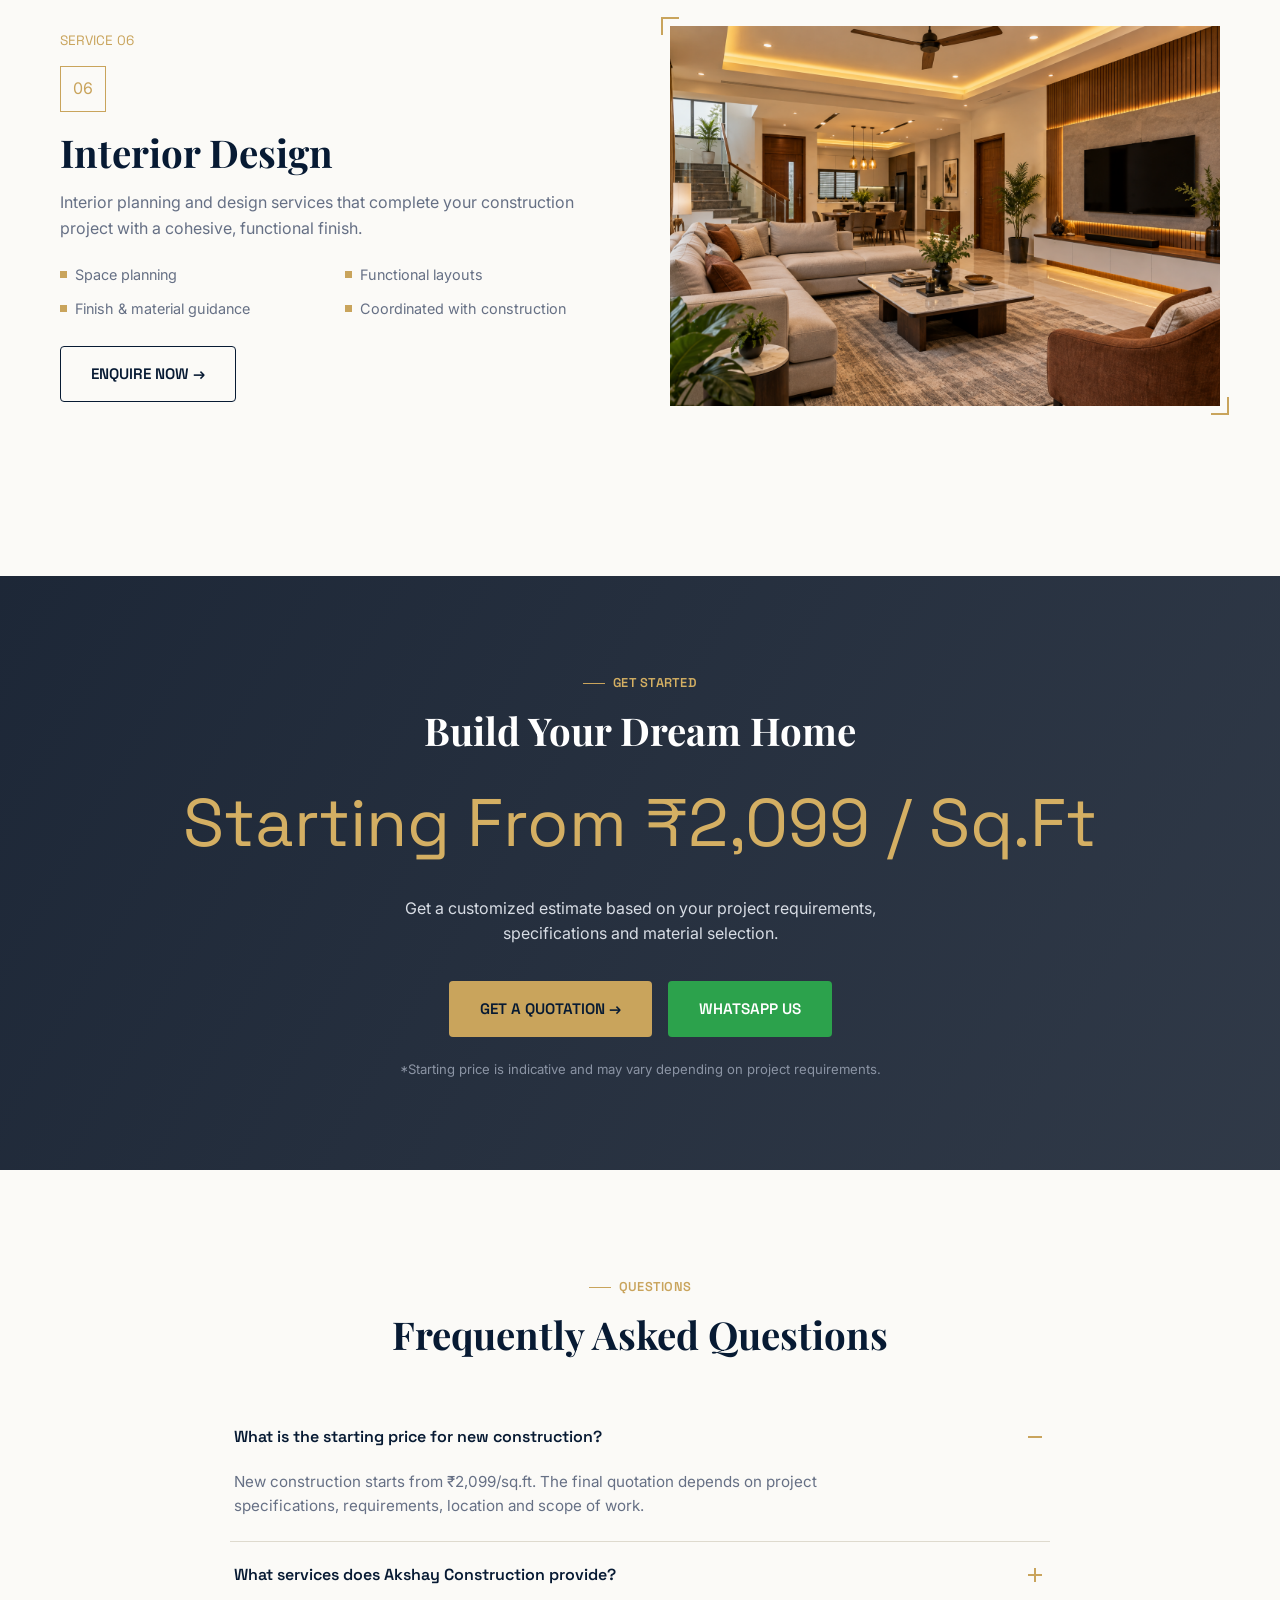
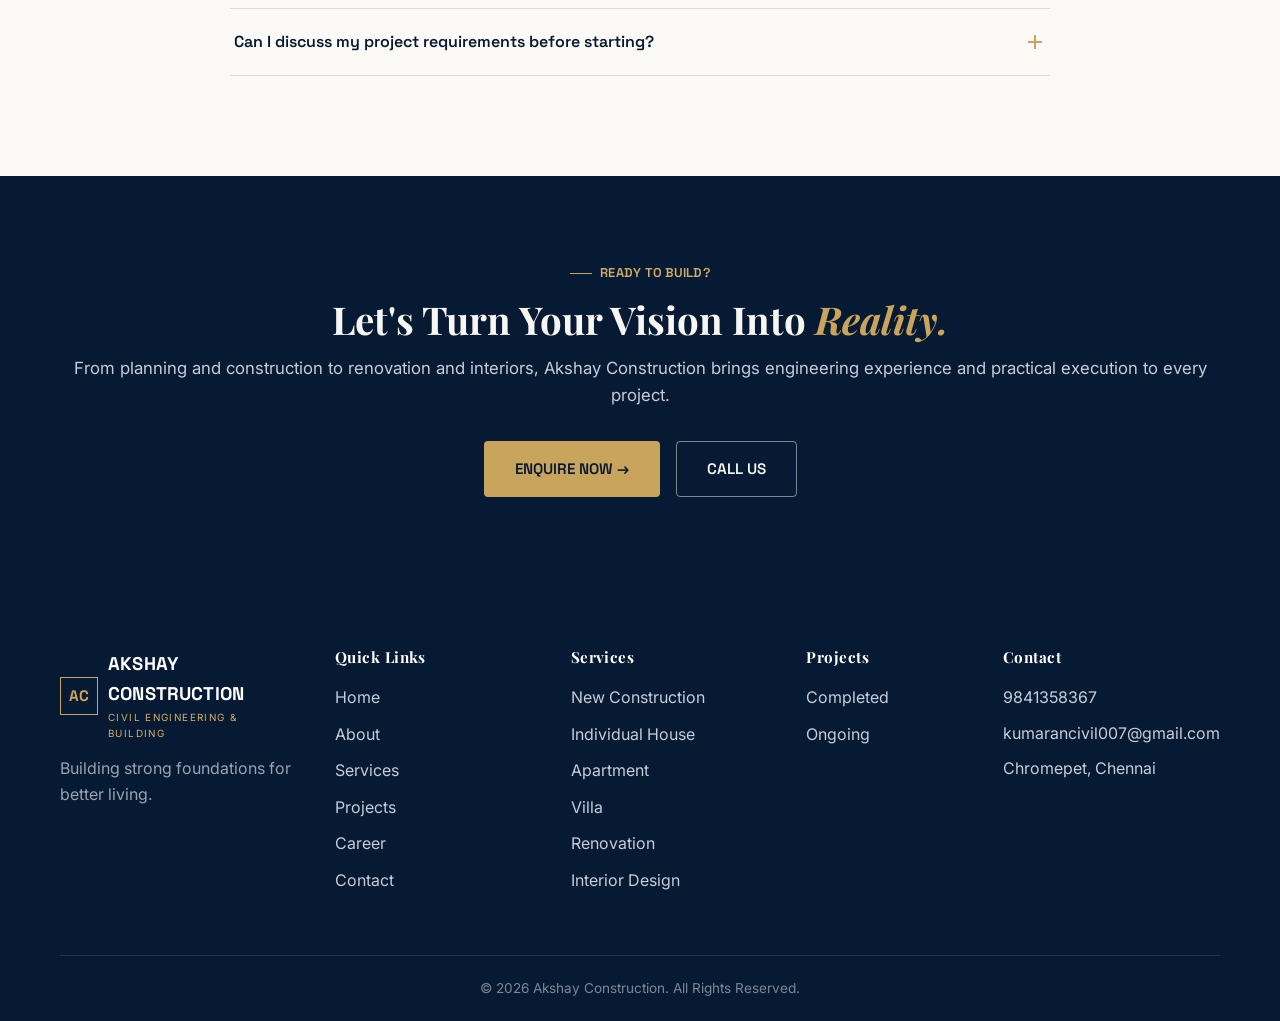
<file: services.html>
<!DOCTYPE html>
<html lang="en">
<head>
<meta charset="UTF-8">
<meta name="viewport" content="width=device-width, initial-scale=1.0">
<title>Construction Services | Akshay Construction Chennai</title>
<meta name="description" content="Explore Akshay Construction's services in Chennai: new construction, individual house, apartment, villa, renovation and interior design.">
<link rel="canonical" href="https://www.akshayconstruction.in/services.html">
<meta property="og:title" content="Construction Services | Akshay Construction">
<meta property="og:description" content="New construction, individual house, apartment, villa, renovation and interior design services in Chennai.">
<meta property="og:type" content="website">
<link rel="icon" href="images/logo1.jpeg" type="image/png">
<link rel="stylesheet" href="css/global.css">
<link rel="stylesheet" href="css/services.css">
</head>
<body>

<header class="navbar is-solid">
  <div class="container">
    <a href="index.html" class="brand">
      <img src="images/logo1.jpeg" alt="Akshay Construction Logo" class="brand-logo">
      <span>AKSHAY CONSTRUCTION<small>CIVIL ENGINEERING &amp; BUILDING</small></span>
    </a>
    <nav class="nav-links">
      <a href="index.html">HOME</a>
      <a href="about.html">ABOUT</a>
      <a href="services.html" class="active">SERVICES</a>
      <a href="projects.html">PROJECTS</a>
      <a href="career.html">CAREER</a>
      <a href="contact.html">CONTACT</a>
    </nav>
    <div class="nav-cta">
      <a href="contact.html" class="btn btn--outline-light btn--sm">ENQUIRE NOW &rarr;</a>
      <button class="hamburger" aria-label="Open menu"><span></span><span></span><span></span></button>
    </div>
  </div>
</header>

<div class="drawer-overlay"></div>
<aside class="mobile-drawer">
  <button class="drawer-close" aria-label="Close menu">&times;</button>
  <a href="index.html">HOME</a>
  <a href="about.html">ABOUT</a>
  <a href="services.html">SERVICES</a>
  <a href="projects.html">PROJECTS</a>
  <a href="career.html">CAREER</a>
  <a href="contact.html">CONTACT</a>
  <a href="contact.html" class="btn btn--gold btn--block drawer-cta">ENQUIRE NOW &rarr;</a>
  <a href="tel:9841358367" class="btn btn--outline-light btn--block" style="margin-top:10px;">CALL NOW</a>
  <a href="https://wa.me/919841358367?text=Hello%20Akshay%20Construction%2C%20I%20am%20interested%20in%20your%20construction%20services.%20I%20would%20like%20to%20know%20more%20about%20your%20services%20and%20quotation." class="btn btn--whatsapp btn--block" style="margin-top:10px;">WHATSAPP US</a>
</aside>

<section class="page-hero"style="background-image:url('images/service-hero.png');">
  <div class="container">
    <span class="tag on-dark">WHAT WE OFFER</span>
    <h1>Our Services</h1>
    <p style="max-width:560px;margin-top:14px;color:#C7CDD9;">Professional construction solutions designed around your requirements.</p>
    <div class="breadcrumb"><a href="index.html">Home</a> / Services</div>
  </div>
</section>

<section class="section">
  <div class="container">

    <div class="service-block reveal">
      <div class="service-block-media tick-frame">
        <img src="images/service-new construction.png" alt="New construction site with structural framework">
      </div>
      <div>
        <span class="service-block-num">SERVICE 01</span>
        <div class="service-block-icon">01</div>
        <h2>New Construction</h2>
        <span class="service-price">Starting from ₹2,099 / Sq.Ft</span>
        <p class="desc">Professional new construction handled from foundation to finish, backed by 14+ years of civil engineering experience and careful site planning.</p>
        <ul class="service-points">
          <li>Foundation to finishing</li>
          <li>Engineering-led planning</li>
          <li>Quality material selection</li>
          <li>Transparent project pricing</li>
        </ul>
        <a href="contact.html" class="btn btn--outline">ENQUIRE NOW &rarr;</a>
      </div>
    </div>

    <div class="service-block reveal">
      <div class="service-block-media tick-frame">
        <img src="images/service-individual house.png" alt="Individual house construction in progress">
      </div>
      <div>
        <span class="service-block-num">SERVICE 02</span>
        <div class="service-block-icon">02</div>
        <h2>Individual House Construction</h2>
        <p class="desc">Customized individual house construction designed and built around your family's specific requirements, budget and site conditions.</p>
        <ul class="service-points">
          <li>Tailored house planning</li>
          <li>Site-specific engineering</li>
          <li>Dedicated project support</li>
          <li>Quality-focused execution</li>
        </ul>
        <a href="contact.html" class="btn btn--outline">ENQUIRE NOW &rarr;</a>
      </div>
    </div>

    <div class="service-block reveal">
      <div class="service-block-media tick-frame">
        <img src="images/service-apartments.png" alt="Apartment building construction">
      </div>
      <div>
        <span class="service-block-num">SERVICE 03</span>
        <div class="service-block-icon">03</div>
        <h2>Apartment Construction</h2>
        <p class="desc">Structured apartment construction solutions that balance engineering discipline with efficient use of space and layout.</p>
        <ul class="service-points">
          <li>Multi-unit structural planning</li>
          <li>Efficient space utilization</li>
          <li>Coordinated execution</li>
          <li>Consistent quality control</li>
        </ul>
        <a href="contact.html" class="btn btn--outline">ENQUIRE NOW &rarr;</a>
      </div>
    </div>

    <div class="service-block reveal">
      <div class="service-block-media tick-frame">
        <img src="images/service-villa.png" alt="Villa construction exterior view">
      </div>
      <div>
        <span class="service-block-num">SERVICE 04</span>
        <div class="service-block-icon">04</div>
        <h2>Villa Construction</h2>
        <p class="desc">Premium villa construction with careful attention to design, structural strength and durability for long-term living.</p>
        <ul class="service-points">
          <li>Premium finish standards</li>
          <li>Structural durability focus</li>
          <li>Personalized design input</li>
          <li>Engineering supervision</li>
        </ul>
        <a href="contact.html" class="btn btn--outline">ENQUIRE NOW &rarr;</a>
      </div>
    </div>

    <div class="service-block reveal">
      <div class="service-block-media tick-frame">
        <img src="images/service-renovation.png" alt="Home renovation and remodeling work">
      </div>
      <div>
        <span class="service-block-num">SERVICE 05</span>
        <div class="service-block-icon">05</div>
        <h2>Renovation</h2>
        <p class="desc">Renovation and remodeling services that improve the structural condition and appearance of existing properties.</p>
        <ul class="service-points">
          <li>Structural assessment</li>
          <li>Remodeling &amp; upgrades</li>
          <li>Minimal disruption planning</li>
          <li>Quality workmanship</li>
        </ul>
        <a href="contact.html" class="btn btn--outline">ENQUIRE NOW &rarr;</a>
      </div>
    </div>

    <div class="service-block reveal">
      <div class="service-block-media tick-frame">
        <img src="images/service-interior design.png" alt="Interior design planning and layout" loading="lazy" onerror="this.closest('.service-block-media').classList.add('img-fallback')">
      </div>
      <div>
        <span class="service-block-num">SERVICE 06</span>
        <div class="service-block-icon">06</div>
        <h2>Interior Design</h2>
        <p class="desc">Interior planning and design services that complete your construction project with a cohesive, functional finish.</p>
        <ul class="service-points">
          <li>Space planning</li>
          <li>Functional layouts</li>
          <li>Finish &amp; material guidance</li>
          <li>Coordinated with construction</li>
        </ul>
        <a href="contact.html" class="btn btn--outline">ENQUIRE NOW &rarr;</a>
      </div>
    </div>

  </div>
</section>

<section class="pricing-cta">
  <div class="container">
    <span class="tag on-dark" style="justify-content:center;">GET STARTED</span>
    <h2>Build Your Dream Home</h2>
    <div class="price-big">Starting From ₹2,099 / Sq.Ft</div>
    <p class="support">Get a customized estimate based on your project requirements, specifications and material selection.</p>
    <div class="btn-row" style="justify-content:center;">
      <a href="contact.html" class="btn btn--gold">GET A QUOTATION &rarr;</a>
      <a href="https://wa.me/919841358367?text=Hello%20Akshay%20Construction%2C%20I%20am%20interested%20in%20your%20construction%20services.%20I%20would%20like%20to%20know%20more%20about%20your%20services%20and%20quotation." class="btn btn--whatsapp">WHATSAPP US</a>
    </div>
    <p class="pricing-note">*Starting price is indicative and may vary depending on project requirements.</p>
  </div>
</section>

<!-- ================= FAQ ================= -->
<section class="section">
  <div class="container">
    <div class="section-head center reveal">
      <span class="tag">QUESTIONS</span>
      <h2>Frequently Asked Questions</h2>
    </div>
    <div class="faq-list reveal">
      <div class="accordion-item is-open">
        <button class="accordion-trigger">What is the starting price for new construction?<span class="plus"></span></button>
        <div class="accordion-panel"><p>New construction starts from ₹2,099/sq.ft. The final quotation depends on project specifications, requirements, location and scope of work.</p></div>
      </div>
      <div class="accordion-item">
        <button class="accordion-trigger">What services does Akshay Construction provide?<span class="plus"></span></button>
        <div class="accordion-panel"><p>Individual house construction, apartments, renovation, villas, interior design and new construction.</p></div>
      </div>
      <div class="accordion-item">
        <button class="accordion-trigger">Can I discuss my project requirements before starting?<span class="plus"></span></button>
        <div class="accordion-panel"><p>Yes. Clients can contact the team to discuss their requirements and understand the possible construction approach.</p></div>
      </div>
    </div>
  </div>
</section>

<section class="final-cta section--dark">
  <div class="container">
    <span class="tag on-dark" style="justify-content:center;">READY TO BUILD?</span>
    <h2 class="reveal">Let's Turn Your Vision Into <span class="accent">Reality.</span></h2>
    <p class="reveal">From planning and construction to renovation and interiors, Akshay Construction brings engineering experience and practical execution to every project.</p>
    <div class="btn-row reveal" style="justify-content:center;">
      <a href="contact.html" class="btn btn--gold">ENQUIRE NOW &rarr;</a>
      <a href="tel:9841358367" class="btn btn--outline-light">CALL US</a>
    </div>
  </div>
</section>

<footer class="site-footer">
  <div class="container">
    <div class="footer-grid footer-grid--5">
      <div class="footer-brand">
        <div class="brand"><span class="brand-mark">AC</span><span>AKSHAY CONSTRUCTION<small>CIVIL ENGINEERING &amp; BUILDING</small></span></div>
        <p>Building strong foundations for better living.</p>
      </div>
      <div class="footer-col">
        <h4>Quick Links</h4>
        <ul>
          <li><a href="index.html">Home</a></li>
          <li><a href="about.html">About</a></li>
          <li><a href="services.html">Services</a></li>
          <li><a href="projects.html">Projects</a></li>
          <li><a href="career.html">Career</a></li>
          <li><a href="contact.html">Contact</a></li>
        </ul>
      </div>
      <div class="footer-col">
        <h4>Services</h4>
        <ul>
          <li><a href="services.html">New Construction</a></li>
          <li><a href="services.html">Individual House</a></li>
          <li><a href="services.html">Apartment</a></li>
          <li><a href="services.html">Villa</a></li>
          <li><a href="services.html">Renovation</a></li>
          <li><a href="services.html">Interior Design</a></li>
        </ul>
      </div>
      <div class="footer-col">
        <h4>Projects</h4>
        <ul>
          <li><a href="projects.html?filter=completed">Completed</a></li>
          <li><a href="projects.html?filter=ongoing">Ongoing</a></li>
        </ul>
      </div>
      <div class="footer-col">
        <h4>Contact</h4>
        <p><a href="tel:9841358367">9841358367</a></p>
        <p><a href="mailto:kumarancivil007@gmail.com">kumarancivil007@gmail.com</a></p>
        <p>Chromepet, Chennai</p>
      </div>
    </div>
    <div class="footer-bottom">&copy; 2026 Akshay Construction. All Rights Reserved.</div>
  </div>
</footer>

<div class="floating-widget" id="floatingWidget">
  <div class="fw-options" id="fwOptions">
    <a class="fw-btn fw-whatsapp" href="https://wa.me/919841358367?text=Hello%20Akshay%20Construction%2C%20I%20am%20interested%20in%20your%20construction%20services.%20I%20would%20like%20to%20know%20more%20about%20your%20services%20and%20quotation." aria-label="Chat on WhatsApp">
      <svg class="fw-icon" viewBox="0 0 24 24" fill="currentColor"><path d="M12 2C6.48 2 2 6.48 2 12c0 1.85.5 3.58 1.36 5.07L2 22l5.08-1.33A9.94 9.94 0 0012 22c5.52 0 10-4.48 10-10S17.52 2 12 2zm0 18c-1.6 0-3.1-.42-4.4-1.16l-.31-.18-3.12.82.83-3.04-.2-.32A7.94 7.94 0 014 12c0-4.41 3.59-8 8-8s8 3.59 8 8-3.59 8-8 8zm4.4-5.98c-.24-.12-1.43-.7-1.65-.78-.22-.08-.38-.12-.54.12-.16.24-.62.78-.76.94-.14.16-.28.18-.52.06-.24-.12-1.02-.38-1.94-1.2-.72-.64-1.2-1.43-1.34-1.67-.14-.24-.02-.37.1-.49.11-.11.24-.28.36-.42.12-.14.16-.24.24-.4.08-.16.04-.3-.02-.42-.06-.12-.54-1.3-.74-1.78-.2-.47-.4-.4-.54-.41h-.46c-.16 0-.42.06-.64.3-.22.24-.84.82-.84 2s.86 2.32.98 2.48c.12.16 1.7 2.6 4.12 3.64.58.25 1.03.4 1.38.51.58.18 1.11.16 1.53.1.47-.07 1.43-.58 1.63-1.15.2-.57.2-1.06.14-1.15-.06-.1-.22-.16-.46-.28z"/></svg>
      <span class="fw-label">WhatsApp</span>
    </a>
    <a class="fw-btn fw-call" href="tel:9841358367" aria-label="Call Akshay Construction">
      <svg class="fw-icon" viewBox="0 0 24 24" fill="currentColor"><path d="M6.6 10.8c1.4 2.8 3.8 5.1 6.6 6.6l2.2-2.2c.3-.3.7-.4 1-.2 1.1.4 2.3.6 3.6.6.6 0 1 .4 1 1V20c0 .6-.4 1-1 1C10.6 21 3 13.4 3 4c0-.6.4-1 1-1h3.5c.6 0 1 .4 1 1 0 1.2.2 2.5.6 3.6.1.4 0 .8-.2 1l-2.3 2.2z"/></svg>
      <span class="fw-label">Call</span>
    </a>
    <a class="fw-btn fw-email" href="mailto:kumarancivil007@gmail.com" aria-label="Email Akshay Construction">
      <svg class="fw-icon" viewBox="0 0 24 24" fill="currentColor"><path d="M20 4H4c-1.1 0-2 .9-2 2v12c0 1.1.9 2 2 2h16c1.1 0 2-.9 2-2V6c0-1.1-.9-2-2-2zm0 4-8 5-8-5V6l8 5 8-5v2z"/></svg>
      <span class="fw-label">Email</span>
    </a>
  </div>
  <button class="fw-main" id="fwToggle" aria-expanded="false" aria-controls="fwOptions">
    <svg class="fw-icon fw-icon-plus" viewBox="0 0 24 24" fill="currentColor"><path d="M11 4h2v7h7v2h-7v7h-2v-7H4v-2h7z"/></svg>
    <span class="fw-label">ENQUIRE NOW</span>
  </button>
</div>

<script src="js/global.js"></script>
</body>
</html>
</file>
<file: css/global.css>
/* =========================================================
   AKSHAY CONSTRUCTION — GLOBAL DESIGN SYSTEM
   Design language: engineering drawing / site-plan vernacular.
   Thin rule lines, corner ticks, coordinate-style tags —
   drawn from the world of civil engineering drafting rather
   than generic template chrome.
   ========================================================= */

@import url('https://fonts.googleapis.com/css2?family=Playfair+Display:ital,wght@0,600;0,700;1,600;1,700&family=Space+Grotesk:wght@400;500;600;700&family=Inter:wght@400;500;600;700&display=swap');

:root{
  /* ---- Color tokens ---- */
  --navy-900:#071A33;
  --navy-800:#0B1F3A;
  --navy-700:#132B4E;
  --off-white:#F7F6F2;
  --paper:#FBFAF7;
  --gray-200:#E7E4DC;
  --gray-400:#C3BFB4;
  --ink:#1A1A1A;
  --ink-soft:#667085;
  --gold:#C9A45C;
  --gold-light:#D4AF63;
  --line:#DEDACE;
  --success:#3E7A4E;

  /* ---- Type ---- */
  --font-display:'Playfair Display', 'Space Grotesk', serif;
  --font-head:'Space Grotesk', 'Inter', sans-serif;
  --font-body:'Inter', sans-serif;

  /* ---- Layout ---- */
  --container:1320px;
  --radius-s:4px;
  --radius-m:8px;
  --nav-h:84px;
}

*,*::before,*::after{ box-sizing:border-box; }
html{ scroll-behavior:smooth; }

body{
  margin:0;
  font-family:var(--font-body);
  color:var(--ink);
  background:var(--paper);
  line-height:1.6;
  -webkit-font-smoothing:antialiased;
}

img{ max-width:100%; display:block; }
a{ color:inherit; text-decoration:none; }
ul{ list-style:none; margin:0; padding:0; }
button{ font-family:inherit; cursor:pointer; }
input,textarea,select{ font-family:inherit; font-size:1rem; }

/* Global alignment system: every section shares this one container so
   content width, left/right margins and heading widths line up across
   the whole site (Client Stories, Career, Process, Values, Why Us…). */
.container{
  width:min(100% - 120px, var(--container));
  margin-inline:auto;
}
@media (max-width: 1024px){
  .container{ width:min(100% - 64px, 1200px); }
}
@media (max-width: 767px){
  .container{ width:min(100% - 32px, 1200px); }
}

h1,h2,h3,h4{
  font-family:var(--font-display);
  color:var(--navy-900);
  line-height:1.15;
  margin:0;
  font-weight:700;
}

h1{ font-size:clamp(2.2rem,4.6vw,3.6rem); }
h2{ font-size:clamp(1.7rem,3vw,2.4rem); }
h3{ font-size:1.25rem; font-family:var(--font-head); font-weight:600; }

p{ margin:0; }

.accent{
  font-style:italic;
  color:var(--gold);
}

@media (prefers-reduced-motion: reduce){
  *{ animation:none !important; transition:none !important; scroll-behavior:auto !important; }
}

/* ---------------------------------------------------------
   Structural device: measurement tag (coordinate-plan style)
   used instead of a generic tracked-out ALL-CAPS eyebrow bar.
   --------------------------------------------------------- */
.tag{
  display:inline-flex;
  align-items:center;
  gap:8px;
  font-family:var(--font-head);
  font-size:0.8rem;
  letter-spacing:0.02em;
  color:var(--gold);
  font-weight:600;
  margin-bottom:14px;
}
.tag::before{
  content:'';
  width:22px;
  height:1px;
  background:var(--gold);
  display:inline-block;
}
.tag.on-dark{ color:var(--gold-light); }

.section{ padding-block:100px; }
.section--tight{ padding-block:64px; }
.section--dark{ background:var(--navy-900); color:var(--off-white); }
.section--dark h2, .section--dark h3{ color:var(--off-white); }
.section--alt{ background:var(--off-white); }

/* Consistent vertical rhythm across the whole site — desktop / tablet / mobile. */
@media (max-width: 1024px){
  .section{ padding-block:80px; }
  .section--tight{ padding-block:52px; }
}
@media (max-width: 767px){
  .section{ padding-block:60px; }
  .section--tight{ padding-block:40px; }
  .section-head{ margin-bottom:32px; }
  .page-hero{ padding:calc(var(--nav-h) + 40px) 0 44px; }
  .pricing-cta{ padding-block:56px; }
  .final-cta{ padding-block:52px; }
}

.section-head{
  max-width:640px;
  margin-bottom:48px;
}
.section-head.center{
  margin-left:auto;
  margin-right:auto;
  text-align:center;
}
.section-head p{
  color:var(--ink-soft);
  margin-top:14px;
  font-size:1.05rem;
}
.section--dark .section-head p{ color:#C7CDD9; }

/* ---------------------------------------------------------
   Buttons
   --------------------------------------------------------- */
.btn{
  display:inline-flex;
  align-items:center;
  justify-content:center;
  gap:10px;
  padding:15px 30px;
  font-family:var(--font-head);
  font-weight:600;
  font-size:0.95rem;
  border-radius:var(--radius-s);
  border:1px solid transparent;
  transition:transform .25s ease, background .25s ease, color .25s ease, border-color .25s ease;
  white-space:nowrap;
}
.btn:active{ transform:translateY(1px); }

.btn--gold{
  background:var(--gold);
  color:var(--navy-900);
}
.btn--gold:hover{ background:var(--gold-light); }

.btn--outline{
  background:transparent;
  color:var(--navy-900);
  border-color:var(--navy-900);
}
.btn--outline:hover{ background:var(--navy-900); color:var(--off-white); }

.btn--outline-light{
  background:transparent;
  color:var(--off-white);
  border-color:rgba(246,243,236,0.5);
}
.btn--outline-light:hover{ background:var(--off-white); color:var(--navy-900); border-color:var(--off-white); }

.btn--whatsapp{
  background:#2CA24C;
  color:#fff;
}
.btn--whatsapp:hover{ background:#268F42; }

.btn--sm{ padding:11px 20px; font-size:0.85rem; }
.btn--block{ width:100%; }

.btn-row{
  display:flex;
  flex-wrap:wrap;
  gap:16px;
}

/* ---------------------------------------------------------
   Navbar
   --------------------------------------------------------- */
.navbar{
  position:fixed;
  top:0; left:0; right:0;
  height:var(--nav-h);
  z-index:1000;
  display:flex;
  align-items:center;
  transition:background .35s ease, box-shadow .35s ease, height .35s ease;
  background:transparent;
}
.navbar .container{
  display:flex;
  align-items:center;
  justify-content:space-between;
}
.navbar.is-scrolled{
  background:var(--navy-900);
  height:72px;
  box-shadow:0 8px 30px rgba(15,26,43,0.25);
}
/* pages other than home don't have a dark hero image behind the nav,
   so keep the bar solid from the start on those pages */
.navbar.is-solid{ background:var(--navy-900); }

.brand-logo{
  width:44px;
  height:44px;
  object-fit:contain;
  flex-shrink:0;
}
.brand{
  display:flex;
  align-items:center;
  gap:10px;
  flex-shrink:0;
  font-family:var(--font-head);
  font-weight:700;
  font-size:1.15rem;
  color:#fff;
  letter-spacing:0.01em;
}
.brand-mark{
  width:38px; height:38px;
  border:1.5px solid var(--gold);
  display:flex; align-items:center; justify-content:center;
  color:var(--gold);
  font-size:0.95rem;
  font-weight:700;
  flex-shrink:0;
}
.brand small{
  display:block;
  font-family:var(--font-body);
  font-weight:400;
  font-size:0.62rem;
  letter-spacing:0.14em;
  color:var(--gold-light);
  margin-top:2px;
}

.nav-links{
  display:flex;
  align-items:center;
  gap:38px;
  flex-shrink:0;
  white-space:nowrap;
}
.nav-links a{
  font-family:var(--font-head);
  font-size:0.88rem;
  font-weight:500;
  letter-spacing:0.03em;
  color:#EDEAE0;
  position:relative;
  padding:6px 0;
}
.nav-links a::after{
  content:'';
  position:absolute;
  left:0; bottom:0;
  width:0; height:2px;
  background:var(--gold);
  transition:width .25s ease;
}
.nav-links a:hover::after,
.nav-links a.active::after{ width:100%; }
.nav-links a.active{ color:var(--gold-light); }

.nav-cta{ display:flex; align-items:center; gap:14px; flex-shrink:0; white-space:nowrap; }

.hamburger{
  display:none;
  flex-direction:column;
  gap:5px;
  width:30px;
  background:none;
  border:none;
  padding:6px 0;
}
.hamburger span{
  height:2px;
  background:#fff;
  width:100%;
  transition:transform .3s ease, opacity .3s ease;
}
.hamburger.is-open span:nth-child(1){ transform:translateY(7px) rotate(45deg); }
.hamburger.is-open span:nth-child(2){ opacity:0; }
.hamburger.is-open span:nth-child(3){ transform:translateY(-7px) rotate(-45deg); }

.mobile-drawer{
  position:fixed;
  top:0; right:0;
  height:100vh;
  width:min(320px,84vw);
  background:var(--navy-900);
  z-index:1100;
  transform:translateX(100%);
  transition:transform .35s ease;
  padding:28px 26px;
  display:flex;
  flex-direction:column;
  gap:6px;
  box-shadow:-10px 0 40px rgba(0,0,0,0.3);
}
.mobile-drawer.is-open{ transform:translateX(0); }
.mobile-drawer a{
  color:#EDEAE0;
  font-family:var(--font-head);
  font-size:1.05rem;
  padding:14px 4px;
  border-bottom:1px solid rgba(255,255,255,0.08);
}
.drawer-close{
  align-self:flex-end;
  background:none;
  border:none;
  color:#fff;
  font-size:1.6rem;
  line-height:1;
  margin-bottom:10px;
}
.drawer-overlay{
  position:fixed; inset:0;
  background:rgba(15,26,43,0.55);
  z-index:1050;
  opacity:0;
  pointer-events:none;
  transition:opacity .3s ease;
}
.drawer-overlay.is-open{ opacity:1; pointer-events:auto; }

.drawer-cta{ margin-top:16px; }

@media (max-width: 960px){
  .nav-links, .nav-cta .btn--outline-light{ display:none; }
  .hamburger{ display:flex; }
  .nav-cta{ gap:10px; }
}

/* ---------------------------------------------------------
   Page hero (interior pages) — engineering plan strip
   --------------------------------------------------------- */
.page-hero{
  background:var(--navy-900);
  color:var(--off-white);
  padding:calc(var(--nav-h) + 70px) 0 70px;
  position:relative;
  overflow:hidden;
  background-size:cover;
  background-position:center;
}
.page-hero::after{
  content:'';
  position:absolute;
  right:-60px; top:-60px;
  width:260px; height:260px;
  border:1px solid rgba(216,167,92,0.25);
  border-radius:50%;
}
.page-hero::before{
  content:'';
  position:absolute; inset:0;
  background:linear-gradient(100deg, rgba(7,26,51,0.92) 0%, rgba(7,26,51,0.8) 55%, rgba(7,26,51,0.62) 100%);
  z-index:0;
}
.page-hero .container{ position:relative; z-index:1; }
.page-hero h1,
.page-hero .tag,
.page-hero .breadcrumb,
.page-hero .breadcrumb a{
  color:#fff;
}
.breadcrumb{
  font-family:var(--font-head);
  font-size:0.85rem;
  color:var(--gold-light);
  margin-top:10px;
  letter-spacing:0.02em;
}
.breadcrumb a{ color:#C7CDD9; }
.breadcrumb a:hover{ color:#fff; }

/* ---------------------------------------------------------
   Cards — generic base, module specific styling in own CSS
   --------------------------------------------------------- */
.card{
  background:#fff;
  border:1px solid var(--line);
}

/* Corner-tick decoration used on media/images to nod to survey markers */
.tick-frame{ position:relative; }
.tick-frame::before,
.tick-frame::after{
  content:'';
  position:absolute;
  width:18px; height:18px;
  border-top:2px solid var(--gold);
  border-left:2px solid var(--gold);
  top:-9px; left:-9px;
  z-index:2;
}
.tick-frame::after{
  top:auto; left:auto;
  bottom:-9px; right:-9px;
  border-top:none; border-left:none;
  border-bottom:2px solid var(--gold);
  border-right:2px solid var(--gold);
}

/* ---------------------------------------------------------
   Project card — shared by Home preview + Projects page
   --------------------------------------------------------- */
.project-card{
  background:#fff;
  border:1px solid var(--line);
  overflow:hidden;
  transition:transform .3s ease, box-shadow .3s ease;
}
.project-card:hover{
  transform:translateY(-6px);
  box-shadow:0 20px 44px rgba(15,26,43,0.14);
}
.project-card-media{
  position:relative;
  aspect-ratio:4/3;
  overflow:hidden;
}
.project-card-media img{
  width:100%; height:100%; object-fit:cover;
  transition:transform .45s ease;
}
.project-card:hover .project-card-media img{ transform:scale(1.07); }
.img-note{
  position:absolute;
  left:12px; bottom:12px;
  background:rgba(15,26,43,0.72);
  color:#EDEAE0;
  font-family:var(--font-head);
  font-size:0.62rem;
  font-weight:600;
  letter-spacing:0.04em;
  padding:5px 10px;
}
.badge{
  position:absolute;
  top:14px; right:14px;
  padding:6px 14px;
  border-radius:30px;
  font-family:var(--font-head);
  font-size:0.7rem;
  font-weight:700;
  letter-spacing:0.04em;
  color:#fff;
  background:var(--navy-900);
}
.badge--completed{ background:var(--navy-900); color:#fff; }
.badge--ongoing{ background:var(--gold); color:var(--navy-900); }
.project-card-body{ padding:22px; }
.project-card-body h3{ font-size:1.05rem; margin-bottom:8px; }
.project-category{ color:var(--gold); font-size:0.85rem; font-weight:600; margin-bottom:6px; }
.project-location{ color:var(--ink-soft); font-size:0.88rem; }

/* ---------------------------------------------------------
   Floating contact widget
   --------------------------------------------------------- */
.floating-widget{
  position:fixed;
  right:28px;
  bottom:28px;
  z-index:900;
  display:flex;
  flex-direction:column;
  align-items:flex-end;
  gap:12px;
}
.fw-options{
  display:flex;
  flex-direction:column;
  align-items:flex-end;
  gap:10px;
  opacity:0;
  transform:translateY(8px);
  pointer-events:none;
  transition:opacity .25s ease, transform .25s ease;
}
.floating-widget.is-open .fw-options{
  opacity:1;
  transform:none;
  pointer-events:auto;
}
.fw-btn{
  display:flex;
  align-items:center;
  gap:10px;
  padding:12px 18px 12px 14px;
  border-radius:40px;
  font-family:var(--font-head);
  font-size:0.85rem;
  font-weight:600;
  color:#fff;
  box-shadow:0 10px 24px rgba(7,26,51,0.28);
  transition:transform .25s ease;
}
.fw-btn:hover{ transform:translateY(-2px); }
.fw-btn .fw-icon{
  width:22px; height:22px;
  flex-shrink:0;
}
.fw-btn.fw-whatsapp{ background:#2CA24C; }
.fw-btn.fw-call{ background:var(--navy-800); }
.fw-btn.fw-email{ background:var(--gold); color:var(--navy-900); }

.fw-main{
  display:flex;
  align-items:center;
  gap:10px;
  padding:15px 22px 15px 16px;
  border-radius:40px;
  border:none;
  font-family:var(--font-head);
  font-size:0.88rem;
  font-weight:700;
  letter-spacing:0.02em;
  color:#fff;
  background:var(--navy-900);
  box-shadow:0 12px 28px rgba(7,26,51,0.35);
  transition:transform .25s ease, background .25s ease;
}
.fw-main:hover{ background:var(--gold); color:var(--navy-900); }
.fw-main .fw-icon-plus{ transition:transform .3s ease; }
.floating-widget.is-open .fw-main .fw-icon-plus{ transform:rotate(45deg); }

.fw-label{ display:inline; white-space:nowrap; }

@media (max-width: 640px){
  .floating-widget{
    right:18px;
    bottom:calc(20px + env(safe-area-inset-bottom));
    gap:10px;
  }
  .fw-btn{ padding:0; width:50px; height:50px; border-radius:50%; justify-content:center; }
  .fw-main{ padding:0; width:58px; height:58px; border-radius:50%; justify-content:center; }
  .fw-label{ display:none; }
}

/* ---------------------------------------------------------
   Footer
   --------------------------------------------------------- */
.site-footer{
  background:var(--navy-900);
  color:#C7CDD9;
  padding:72px 0 0;
}
.footer-grid{
  display:grid;
  grid-template-columns:1.4fr 1fr 1fr 1.2fr;
  gap:40px;
  padding-bottom:50px;
  border-bottom:1px solid rgba(255,255,255,0.1);
}
.footer-brand .brand{ margin-bottom:14px; }
.footer-brand p{ color:#9AA3B2; max-width:280px; }
.footer-col h4{
  color:#fff;
  font-size:0.95rem;
  letter-spacing:0.03em;
  margin-bottom:18px;
}
.footer-col ul li{ margin-bottom:11px; }
.footer-col a:hover{ color:var(--gold-light); }
.footer-col p{ margin-bottom:10px; color:#C7CDD9; }
.footer-bottom{
  text-align:center;
  padding:22px 0;
  font-size:0.85rem;
  color:#7C8697;
}

@media (max-width: 860px){
  .footer-grid{ grid-template-columns:1fr 1fr; }
}
@media (max-width: 520px){
  .footer-grid{ grid-template-columns:1fr; }
}

/* ---------------------------------------------------------
   Scroll reveal
   --------------------------------------------------------- */
.reveal{
  opacity:0;
  transform:translateY(24px);
  transition:opacity .7s ease, transform .7s ease;
}
.reveal.is-visible{ opacity:1; transform:none; }

/* ---------------------------------------------------------
   Forms (shared: career + contact)
   --------------------------------------------------------- */
.form-grid{
  display:grid;
  grid-template-columns:1fr 1fr;
  gap:22px;
}
.form-grid .full{ grid-column:1 / -1; }
.field label{
  display:block;
  font-family:var(--font-head);
  font-size:0.85rem;
  font-weight:600;
  color:var(--navy-900);
  margin-bottom:8px;
}
.field input,
.field select,
.field textarea{
  width:100%;
  padding:13px 14px;
  border:1px solid var(--line);
  border-radius:var(--radius-s);
  background:#fff;
  color:var(--ink);
}
.field input:focus,
.field select:focus,
.field textarea:focus{
  outline:none;
  border-color:var(--gold);
  box-shadow:0 0 0 3px rgba(192,138,62,0.15);
}
.field textarea{ resize:vertical; min-height:120px; }
.field-file{
  border:1px dashed var(--line);
  border-radius:var(--radius-s);
  padding:18px;
  text-align:center;
  color:var(--ink-soft);
  font-size:0.9rem;
  cursor:pointer;
  background:#fff;
}
.field-file:hover{ border-color:var(--gold); }

.form-note{
  margin-top:14px;
  font-size:0.85rem;
  color:var(--ink-soft);
}
.form-success{
  display:none;
  margin-top:18px;
  padding:16px 18px;
  background:#EAF4EC;
  border:1px solid var(--success);
  color:var(--success);
  border-radius:var(--radius-s);
  font-size:0.92rem;
}
.form-success.is-visible{ display:block; }
.form-success.is-error{
  background:#FBEAEA;
  border-color:#B3413E;
  color:#B3413E;
}

@media (max-width: 700px){
  .form-grid{ grid-template-columns:1fr; }
}

/* ---------------------------------------------------------
   Experience / Statistics strip — shared by Home + About
   --------------------------------------------------------- */
.experience-strip{
  display:grid;
  grid-template-columns:repeat(4,1fr);
  border-top:1px solid rgba(255,255,255,0.12);
  border-bottom:1px solid rgba(255,255,255,0.12);
}
.experience-strip--3{ grid-template-columns:repeat(3,1fr); }
.experience-item{
  text-align:center;
  padding:44px 20px;
  border-right:1px solid rgba(255,255,255,0.12);
}
.experience-item:last-child{ border-right:none; }
.experience-item .num{
  font-family:var(--font-head);
  font-size:clamp(2.2rem,4vw,3rem);
  color:var(--gold-light);
  display:block;
  margin-bottom:8px;
}
.experience-item .label{ color:#C7CDD9; font-size:0.95rem; }

@media (max-width: 800px){
  .experience-strip{ grid-template-columns:repeat(2,1fr); }
  .experience-strip--3{ grid-template-columns:repeat(2,1fr); }
  .experience-item{ border-bottom:1px solid rgba(255,255,255,0.12); }
  .experience-item:nth-child(2n){ border-right:none; }
}
@media (max-width: 480px){
  .experience-strip{ grid-template-columns:1fr; }
  .experience-item{ border-right:none; }
}

/* ---------------------------------------------------------
   Scroll cue (hero)
   --------------------------------------------------------- */
.scroll-cue{
  position:absolute;
  left:50%;
  bottom:28px;
  transform:translateX(-50%);
  display:flex;
  flex-direction:column;
  align-items:center;
  gap:10px;
  color:#C7CDD9;
  font-family:var(--font-head);
  font-size:0.7rem;
  letter-spacing:0.12em;
}
.scroll-cue-line{
  width:1px;
  height:34px;
  background:linear-gradient(to bottom, var(--gold), transparent);
  position:relative;
  overflow:hidden;
}
.scroll-cue-line::after{
  content:'';
  position:absolute;
  left:0; top:-34px;
  width:100%; height:34px;
  background:var(--gold-light);
  animation:scrollDrop 1.8s ease-in-out infinite;
}
@keyframes scrollDrop{
  0%{ top:-34px; }
  100%{ top:34px; }
}
@media (max-width: 700px){ .scroll-cue{ display:none; } }

/* ---------------------------------------------------------
   Mini highlight chips (About preview)
   --------------------------------------------------------- */
.mini-highlights{
  display:flex;
  flex-wrap:wrap;
  gap:10px;
  margin:22px 0 26px;
}
.mini-highlights span{
  font-family:var(--font-head);
  font-size:0.72rem;
  font-weight:600;
  letter-spacing:0.03em;
  color:var(--navy-900);
  border:1px solid var(--line);
  padding:8px 14px;
  background:#fff;
}

/* Footer variant with 5 columns (adds a Projects column) */
.footer-grid--5{ grid-template-columns:1.2fr 1fr 1fr 0.8fr 1fr; }
@media (max-width: 1000px){ .footer-grid--5{ grid-template-columns:1fr 1fr; } }
@media (max-width: 520px){ .footer-grid--5{ grid-template-columns:1fr; } }

/* ---------------------------------------------------------
   Pricing / Final CTA sections — shared across every page
   --------------------------------------------------------- */
.pricing-cta{
  background:
    linear-gradient(120deg, rgba(15,26,43,0.94), rgba(15,26,43,0.86)),
    url('https://images.unsplash.com/photo-1503387762-592deb58ef4e?q=80&w=1800&auto=format&fit=crop') center/cover;
  padding:90px 0;
  text-align:center;
  color:#fff;
}
.pricing-cta h2{ color:#fff; }
.pricing-cta .price-big{
  font-family:var(--font-head);
  font-size:clamp(2.6rem,6vw,4.2rem);
  color:var(--gold-light);
  margin:18px 0;
}
.pricing-cta p.support{
  max-width:560px;
  margin:0 auto 34px;
  color:#D7DCE4;
}
.pricing-cta .btn-row{ justify-content:center; }
.pricing-note{
  margin-top:22px;
  font-size:0.82rem;
  color:#8B94A4;
}

.final-cta{
  padding:80px 0;
  text-align:center;
}
.final-cta h2{ margin-bottom:14px; }
.final-cta p{ color:var(--ink-soft); margin-bottom:32px; font-size:1.05rem; }
.final-cta .btn-row{ justify-content:center; }
.final-cta.section--dark p{ color:#C7CDD9; }

/* ---------------------------------------------------------
   Modal — base (shared by Projects gallery modal + Career apply modal)
   --------------------------------------------------------- */
.modal-overlay{
  position:fixed; inset:0;
  background:rgba(7,26,51,0.72);
  z-index:1200;
  display:flex;
  align-items:center;
  justify-content:center;
  padding:24px;
  opacity:0;
  pointer-events:none;
  transition:opacity .3s ease;
}
.modal-overlay.is-open{ opacity:1; pointer-events:auto; }
.modal-box{
  background:#fff;
  max-width:760px;
  width:100%;
  max-height:88vh;
  overflow-y:auto;
  border-radius:var(--radius-m);
  transform:scale(0.94) translateY(10px);
  transition:transform .3s ease;
}
.modal-overlay.is-open .modal-box{ transform:scale(1) translateY(0); }

.modal-close{
  position:absolute;
  top:16px; right:16px;
  width:38px; height:38px;
  border-radius:50%;
  background:rgba(7,26,51,0.6);
  color:#fff;
  border:none;
  font-size:1.3rem;
  line-height:1;
  z-index:2;
}

/* ---------------------------------------------------------
   Client Reviews — real-review-ready grid + empty state.
   Populated from `clientReviews` in js/global.js. When that array
   is empty (no verified reviews supplied yet) a tasteful notice is
   shown instead of fabricated testimonials.
   --------------------------------------------------------- */
.review-grid{
  display:grid;
  grid-template-columns:repeat(3, 1fr);
  gap:28px;
}
.review-card{
  background:#fff;
  border:1px solid var(--line);
  border-radius:14px;
  padding:32px 30px;
  box-shadow:0 12px 30px rgba(15,26,43,0.06);
  display:flex;
  flex-direction:column;
  height:100%;
}
.review-stars{
  color:var(--gold);
  letter-spacing:2px;
  font-size:0.95rem;
  margin-bottom:18px;
}
.review-mark{
  font-family:var(--font-display);
  font-size:2.6rem;
  line-height:1;
  color:var(--gold);
  margin-bottom:6px;
}
.review-text{
  color:var(--ink);
  font-size:1rem;
  line-height:1.7;
  flex:1;
  margin-bottom:22px;
}
.review-foot{
  border-top:1px solid var(--line);
  padding-top:16px;
}
.review-name{
  font-family:var(--font-head);
  font-weight:600;
  font-size:0.92rem;
  color:var(--navy-900);
  letter-spacing:0.02em;
}
.review-location{ color:var(--ink-soft); font-size:0.85rem; margin-top:2px; }

.review-empty{
  grid-column:1 / -1;
  text-align:center;
  padding:56px 40px;
  border:1px dashed var(--line);
  border-radius:14px;
  background:#fff;
  display:flex;
  flex-direction:column;
  align-items:center;
  gap:14px;
}
.review-empty-lead{
  font-family:var(--font-display);
  font-style:italic;
  font-size:1.2rem;
  color:var(--ink-soft);
  max-width:560px;
  line-height:1.6;
}
.review-empty-sub{
  color:var(--ink-soft);
  font-size:0.92rem;
  margin-bottom:6px;
}
.review-project{ color:var(--ink-soft); font-size:0.78rem; margin-top:4px; text-transform:uppercase; letter-spacing:0.04em; }

@media (min-width: 768px) and (max-width: 1024px){
  .review-grid{ grid-template-columns:repeat(2, 1fr); }
}
@media (max-width: 767px){
  .review-grid{ grid-template-columns:1fr; }
}

/* ---------------------------------------------------------
   Career CTA — premium navy/gold split panel
   --------------------------------------------------------- */
.career-cta{ background:var(--navy-900); border-top:2px solid var(--gold); }
.career-cta-inner{
  display:grid;
  grid-template-columns:1.15fr 0.85fr;
  border:1px solid rgba(255,255,255,0.14);
  min-height:360px;
}
.career-cta-text{
  padding:64px 60px;
  display:flex;
  flex-direction:column;
  justify-content:center;
}
.career-cta-text .tag{ color:var(--gold); }
.career-cta-text h2{ color:#fff; margin-bottom:16px; }
.career-cta-text p{ color:#C7CDD9; font-size:1.05rem; margin-bottom:28px; max-width:440px; }
.career-cta-visual{
  position:relative;
  background:linear-gradient(160deg, var(--navy-800), var(--navy-900));
  border-left:1px solid rgba(255,255,255,0.14);
  min-height:280px;
  overflow:hidden;
}
.career-cta-visual svg{ position:absolute; inset:0; width:100%; height:100%; }

@media (max-width: 1024px){
  .career-cta-text{ padding:52px 44px; }
}
@media (max-width: 767px){
  .career-cta-inner{ grid-template-columns:1fr; min-height:auto; }
  .career-cta-visual{ min-height:200px; border-left:none; border-bottom:1px solid rgba(255,255,255,0.14); order:-1; }
  .career-cta-text{ padding:40px 28px; text-align:left; }
  .career-cta-text .btn-row{ justify-content:flex-start; }
}

/* ---------------------------------------------------------
   Value card — used by the Core Values section (about.html),
   rendered inside .values-row-top / .values-row-bottom (see
   css/about.css for the 3+2 grid wrappers). Full bordered card
   with a subtle hover lift, rather than plain text on a rule,
   so the section reads as premium rather than empty.
   --------------------------------------------------------- */
.value-card{
  text-align:left;
  padding:34px 30px;
  background:#fff;
  border:1px solid var(--line);
  transition:transform .25s ease, border-color .25s ease, box-shadow .25s ease;
}
.value-card:hover{
  transform:translateY(-4px);
  border-color:var(--gold);
  box-shadow:0 16px 34px rgba(15,26,43,0.08);
}
.value-num{
  display:block;
  font-family:var(--font-head);
  font-size:0.85rem;
  color:var(--gold);
  margin-bottom:14px;
}
.value-line{
  display:block;
  width:30px; height:2px;
  background:var(--gold);
  margin-bottom:16px;
}
.value-card h3{
  font-family:var(--font-head);
  font-size:0.98rem;
  letter-spacing:0.03em;
  text-transform:uppercase;
  color:var(--navy-900);
  margin-bottom:10px;
}
.value-card p{ color:var(--ink-soft); font-size:0.9rem; line-height:1.6; }

:focus-visible{ outline:2px solid var(--gold); outline-offset:2px; }

/* ---------------------------------------------------------
   Image error fallback — never let a broken image icon /
   alt text break a layout. Applied via JS (see global.js)
   when an <img> fails to load.
   --------------------------------------------------------- */
.img-fallback{
  background:linear-gradient(135deg, var(--navy-900), var(--navy-800));
  position:relative;
}
.img-fallback img{ opacity:0; }
.img-fallback::after{
  content:'';
  position:absolute; inset:0;
  background:
    linear-gradient(135deg, rgba(201,164,92,0.14), transparent 55%),
    repeating-linear-gradient(135deg, rgba(255,255,255,0.05) 0 2px, transparent 2px 14px);
}

/* ---------------------------------------------------------
   Founder / Leadership — shared by Home + About
   --------------------------------------------------------- */
.founder-section{
  display:grid;
  grid-template-columns:0.85fr 1.15fr;
  gap:64px;
  align-items:center;
}
.founder-portrait-wrap{
  position:relative;
  padding:14px;
  border:1px solid var(--gold);
}
.founder-portrait-wrap img{
  width:100%;
  height:560px;
  object-fit:cover;
  display:block;
}
.founder-badge{
  position:absolute;
  left:34px; bottom:-22px;
  background:var(--navy-900);
  color:#fff;
  padding:14px 22px;
  font-family:var(--font-head);
  font-weight:700;
  font-size:0.95rem;
  letter-spacing:0.02em;
  border-left:3px solid var(--gold);
}
.founder-info .role{
  font-family:var(--font-head);
  color:var(--gold);
  font-size:0.9rem;
  font-weight:600;
  letter-spacing:0.04em;
  margin-bottom:6px;
}
.founder-info h2{ margin-bottom:18px; }
.founder-info p.desc{ color:var(--ink-soft); font-size:1.02rem; margin-bottom:24px; }
.founder-facts{
  display:grid;
  grid-template-columns:1fr 1fr;
  gap:16px 24px;
  margin-bottom:28px;
}
.founder-facts div{ border-top:1px solid var(--line); padding-top:12px; }
.founder-facts .f-label{ display:block; font-family:var(--font-head); font-size:0.72rem; color:var(--gold); letter-spacing:0.04em; margin-bottom:4px; }
.founder-facts .f-value{ font-size:0.98rem; color:var(--navy-900); font-weight:600; }

.section--dark .founder-facts div{ border-top-color:rgba(255,255,255,0.15); }
.section--dark .founder-facts .f-value{ color:#fff; }

@media (max-width: 900px){
  .founder-section{ grid-template-columns:1fr; gap:56px 0; }
  .founder-portrait-wrap{ order:-1; margin-bottom:12px; }
  .founder-portrait-wrap img{ height:400px; }
  .founder-badge{ left:18px; bottom:-18px; padding:11px 18px; font-size:0.85rem; }
}

/* ---------------------------------------------------------
   Process timeline — Home
   --------------------------------------------------------- */
.process-track{
  display:grid;
  grid-template-columns:repeat(5, 1fr);
  gap:0;
  position:relative;
}
.process-track::before{
  content:'';
  position:absolute;
  top:24px; left:0; right:0;
  height:1px;
  background:var(--line);
  z-index:0;
}
.process-step{
  position:relative;
  z-index:1;
  padding:0 16px;
  text-align:left;
}
.process-num{
  width:48px; height:48px;
  border-radius:50%;
  background:var(--navy-900);
  color:var(--gold-light);
  font-family:var(--font-head);
  font-weight:700;
  display:flex; align-items:center; justify-content:center;
  margin-bottom:20px;
}
.process-step h3{ font-size:1rem; margin-bottom:8px; }
.process-step p{ color:var(--ink-soft); font-size:0.88rem; }

@media (max-width: 960px){
  .process-track{ grid-template-columns:1fr; gap:34px; }
  .process-track::before{ display:none; }
  .process-step{ padding:0 0 0 24px; border-left:1px solid var(--line); }
}

/* ---------------------------------------------------------
   FAQ accordion
   --------------------------------------------------------- */
.faq-list{ max-width:820px; margin:0 auto; }
.accordion-item{
  border-bottom:1px solid var(--line);
}
.accordion-trigger{
  width:100%;
  display:flex;
  align-items:center;
  justify-content:space-between;
  gap:20px;
  background:none;
  border:none;
  text-align:left;
  padding:22px 4px;
  font-family:var(--font-head);
  font-size:1rem;
  font-weight:600;
  color:var(--navy-900);
}
.accordion-trigger .plus{
  flex-shrink:0;
  width:22px; height:22px;
  position:relative;
}
.accordion-trigger .plus::before,
.accordion-trigger .plus::after{
  content:'';
  position:absolute;
  background:var(--gold);
  top:50%; left:50%;
  transform:translate(-50%,-50%);
}
.accordion-trigger .plus::before{ width:14px; height:2px; }
.accordion-trigger .plus::after{ width:2px; height:14px; transition:transform .25s ease; }
.accordion-item.is-open .plus::after{ transform:translate(-50%,-50%) rotate(90deg) scaleY(0); }
.accordion-panel{
  max-height:0;
  overflow:hidden;
  transition:max-height .35s ease;
}
.accordion-item.is-open .accordion-panel{ max-height:220px; }
.accordion-panel p{
  padding:0 4px 22px;
  color:var(--ink-soft);
  font-size:0.95rem;
  max-width:680px;
}

/* ---------------------------------------------------------
   Commitment (testimonial-alternative) section
   --------------------------------------------------------- */
.commitment-box{
  max-width:760px;
  margin:0 auto;
  text-align:center;
  padding:56px 40px;
  background:var(--off-white);
  border-top:3px solid var(--gold);
}
.commitment-box h2{ margin-bottom:18px; }
.commitment-box p{ color:var(--ink-soft); font-size:1.08rem; }
.commitment-mark{
  font-family:var(--font-head);
  font-size:3rem;
  color:var(--gold);
  line-height:1;
  margin-bottom:10px;
}

@media (max-width:600px){
  .commitment-box{ padding:40px 22px; }
}
</file>
<file: css/about.css>
/* =========================================================
   ABOUT PAGE
   ========================================================= */
.about-main{
  display:grid;
  grid-template-columns:0.95fr 1.05fr;
  gap:64px;
  align-items:start;
}
.about-main-media img{
  width:100%;
  height:520px;
  object-fit:cover;
}
.about-list{
  margin-top:26px;
  display:grid;
  grid-template-columns:1fr 1fr;
  gap:14px 24px;
}
.about-list li{
  display:flex;
  align-items:flex-start;
  gap:10px;
  font-size:0.95rem;
  color:var(--ink-soft);
  padding:10px 0;
  border-bottom:1px solid var(--line);
}
.about-list li::before{
  content:'';
  width:8px; height:8px;
  background:var(--gold);
  margin-top:6px;
  flex-shrink:0;
}
@media (max-width: 900px){
  .about-main{ grid-template-columns:1fr; gap:36px; }
  .about-main-media img{ height:340px; }
  .about-list{ grid-template-columns:1fr; }
}

/* ---- Our Journey (vertical timeline) ---- */
.journey-timeline{
  position:relative;
  max-width:900px;
  margin:0 auto;
  padding-left:36px;
}
.journey-timeline::before{
  content:'';
  position:absolute;
  left:9px; top:6px; bottom:6px;
  width:2px;
  background:linear-gradient(to bottom, var(--gold), var(--line));
}
.journey-item{
  position:relative;
  padding-bottom:52px;
}
.journey-item:last-child{ padding-bottom:0; }
.journey-dot{
  position:absolute;
  left:-36px; top:4px;
  width:20px; height:20px;
  border-radius:50%;
  background:var(--navy-900);
  border:3px solid var(--gold);
}
.journey-year{
  display:inline-block;
  background:var(--navy-900);
  color:var(--gold-light);
  font-family:var(--font-head);
  font-weight:700;
  font-size:0.85rem;
  padding:6px 16px;
  border-radius:30px;
  margin-bottom:14px;
}
.journey-card{
  background:#fff;
  border-radius:20px;
  padding:28px 30px;
  box-shadow:0 14px 34px rgba(7,26,51,0.08);
}
.journey-label{
  display:block;
  font-family:var(--font-head);
  font-size:0.72rem;
  font-weight:700;
  letter-spacing:0.06em;
  color:var(--gold);
  margin-bottom:8px;
}
.journey-card h3{ margin-bottom:10px; }
.journey-card p{ color:var(--ink-soft); font-size:0.94rem; }

@media (min-width: 900px){
  /* alternating layout on wide screens */
  .journey-timeline{
    padding-left:0;
    display:flex;
    flex-direction:column;
    align-items:center;
  }
  .journey-timeline::before{ left:50%; transform:translateX(-50%); }
  .journey-item{
    width:100%;
    display:grid;
    grid-template-columns:1fr 60px 1fr;
    align-items:start;
    gap:0 32px;
  }
  .journey-dot{ left:50%; top:4px; transform:translateX(-50%); }
  .journey-item .journey-card-wrap{ grid-column:1; }
  .journey-item.is-right .journey-card-wrap{ grid-column:3; }
  .journey-item .journey-spacer{ grid-column:3; }
  .journey-item.is-right .journey-spacer{ grid-column:1; }
}

/* ---- Mission / Vision ---- */
.mv-grid{
  display:grid;
  grid-template-columns:1fr 1fr;
  gap:28px;
}
.mv-card{
  padding:38px 34px;
  background:#fff;
  border-top:3px solid var(--gold);
  box-shadow:0 10px 30px rgba(7,26,51,0.06);
}
.mv-card h2{ margin-bottom:14px; }
.mv-card p{ color:var(--ink-soft); font-size:1rem; }
@media (max-width: 760px){ .mv-grid{ grid-template-columns:1fr; } }

/* ---- From Idea to Industry ---- */
/* Deliberate 4 + 3 composition (7 steps): two row wrappers so the
   bottom row's 3 cards center under the top row instead of the last
   card being isolated alone with a large empty area beside it. */
.idea-row{ display:grid; gap:22px; }
.idea-row-top{ grid-template-columns:repeat(4, 1fr); }
.idea-row-bottom{
  grid-template-columns:repeat(3, minmax(0, 1fr));
  max-width:75%;
  margin:22px auto 0;
}
.idea-step{
  text-align:left;
  padding:32px;
  background:#fff;
  border:1px solid var(--line);
  position:relative;
  min-height:230px;
}
.idea-step .idea-num{
  font-family:var(--font-display);
  font-weight:700;
  font-size:1.6rem;
  color:var(--gold);
  display:block;
  margin-bottom:12px;
}
.idea-step h3{ font-size:0.98rem; margin-bottom:8px; }
.idea-step p{ color:var(--ink-soft); font-size:0.85rem; }

/* From Idea to Industry — tablet keeps 4/3 proportion at 2 columns
   each so no card is ever isolated alone; mobile stacks one column. */
@media (max-width: 1024px) and (min-width: 768px){
  .idea-row-top{ grid-template-columns:repeat(2, 1fr); }
  .idea-row-bottom{ grid-template-columns:repeat(2, 1fr); max-width:100%; }
  .idea-row-bottom .idea-step:last-child{ grid-column:1 / -1; }
}
@media (max-width: 767px){
  .idea-row-top, .idea-row-bottom{ grid-template-columns:1fr; max-width:100%; margin-top:16px; }
  .idea-step{ min-height:auto; padding:26px 22px; }
}

/* Core Values — 3 + 2 centered composition, mirroring Why Choose Us. */
.values-row{ display:grid; gap:44px 40px; }
.values-row-top{ grid-template-columns:repeat(3, 1fr); }
.values-row-bottom{
  grid-template-columns:repeat(2, minmax(0, 1fr));
  max-width:66.6667%;
  margin:44px auto 0;
}
@media (max-width: 1024px) and (min-width: 768px){
  .values-row-bottom{ max-width:100%; }
}
@media (max-width: 767px){
  .values-row-top, .values-row-bottom{ grid-template-columns:1fr; gap:18px; max-width:100%; margin-top:8px; }
  .value-card{ padding:28px 24px; }
}


/* ================= LEADERSHIP TEAM ================= */

.leadership-grid {
  display: grid;
  grid-template-columns: repeat(2, minmax(0, 1fr));
  gap: 32px;
  margin-top: 45px;
}

.leader-card {
  background: var(--white, #ffffff);
  border-radius: 16px;
  overflow: hidden;
  border: 1px solid rgba(0, 0, 0, 0.08);
  box-shadow: 0 10px 30px rgba(0, 0, 0, 0.06);
  transition: transform 0.3s ease, box-shadow 0.3s ease;
}

.leader-card:hover {
  transform: translateY(-6px);
  box-shadow: 0 18px 40px rgba(0, 0, 0, 0.12);
}

.leader-image {
  width: 100%;
  height: 420px;
  overflow: hidden;
  background: #f5f5f5;
  display: flex;
  align-items: center;
  justify-content: center;
}

.leader-image img {
  display: block;
  width: 100%;
  height: 100%;
  object-fit: contain;
  object-position: center;
}

.leader-info {
  padding: 28px;
}

.leader-info h3 {
  margin: 12px 0 8px;
  font-size: 1.45rem;
}

.leader-role {
  color: var(--accent, #c89535);
  font-weight: 700;
  margin-bottom: 16px;
}

.leader-info > p:not(.leader-role) {
  color: var(--ink-soft, #666666);
  line-height: 1.8;
}

.leader-experience {
  display: flex;
  flex-wrap: wrap;
  gap: 10px;
  margin-top: 22px;
}

.leader-experience span {
  padding: 8px 12px;
  border-radius: 6px;
  background: #f5f0e7;
  color: #72551f;
  font-size: 0.8rem;
  font-weight: 600;
}

/* Tablet and mobile responsive design */
@media (max-width: 768px) {
  .leadership-grid {
    grid-template-columns: 1fr;
    gap: 24px;
  }

  .leader-image {
    height: 320px;
  }

  .leader-info {
    padding: 22px;
  }
}

@media (max-width: 480px) {
  .leader-image {
    height: 280px;
  }

  .leader-info h3 {
    font-size: 1.25rem;
  }
}
/* Mobile responsive */
@media (max-width: 768px) {
  .leader-image {
    height: 380px;
  }
}

@media (max-width: 480px) {
  .leader-image {
    height: 320px;
  }
}
</file>
<file: css/career.css>
/* =========================================================
   CAREER PAGE
   ========================================================= */
.why-work-grid{
  display:grid;
  grid-template-columns:repeat(3, 1fr);
  gap:24px;
}
.why-work-card{
  padding:32px 26px;
  background:#fff;
  border:1px solid var(--line);
  border-top:3px solid var(--gold);
}
.why-work-card h3{ font-size:1.05rem; margin-bottom:10px; }
.why-work-card p{ color:var(--ink-soft); font-size:0.9rem; }

@media (max-width: 900px){ .why-work-grid{ grid-template-columns:1fr 1fr; } }
@media (max-width: 560px){ .why-work-grid{ grid-template-columns:1fr; } }

.vacancy-note{
  margin-top:38px;
  padding:22px 26px;
  background:var(--off-white);
  border-left:3px solid var(--gold);
  color:var(--ink-soft);
  font-size:0.95rem;
}

.career-form-wrap{
  max-width:760px;
  margin:0 auto;
  background:#fff;
  border:1px solid var(--line);
  padding:44px;
}

@media (max-width: 600px){
  .career-form-wrap{ padding:28px 20px; }
}

/* ---- Job openings ---- */
.job-grid{
  display:grid;
  grid-template-columns:repeat(2, 1fr);
  gap:24px;
}
.job-card{
  background:#fff;
  border:1px solid var(--line);
  border-top:3px solid var(--gold);
  padding:30px 28px;
  position:relative;
}
.job-tag{
  display:inline-block;
  font-family:var(--font-head);
  font-size:0.65rem;
  font-weight:700;
  letter-spacing:0.05em;
  color:var(--gold);
  border:1px solid var(--gold);
  padding:4px 10px;
  margin-bottom:14px;
}
.job-card h3{ margin-bottom:12px; }
.job-meta{
  margin-bottom:14px;
}
.job-meta li{
  font-size:0.85rem;
  color:var(--ink-soft);
  padding:3px 0;
}
.job-desc{ color:var(--ink-soft); font-size:0.92rem; margin-bottom:16px; }
.job-sub{
  font-family:var(--font-head);
  font-size:0.78rem;
  font-weight:700;
  color:var(--navy-900);
  margin-bottom:6px;
  letter-spacing:0.03em;
}
.job-list{ margin-bottom:16px; }
.job-list li{
  font-size:0.88rem;
  color:var(--ink-soft);
  padding:3px 0 3px 14px;
  position:relative;
}
.job-list li::before{
  content:'';
  position:absolute;
  left:0; top:11px;
  width:6px; height:6px;
  background:var(--gold);
}

@media (max-width: 780px){ .job-grid{ grid-template-columns:1fr; } }
</file>
<file: css/contact.css>
/* =========================================================
   CONTACT PAGE
   ========================================================= */
.contact-layout{
  display:grid;
  grid-template-columns:0.85fr 1.15fr;
  gap:56px;
  align-items:start;
}

.contact-info-card{
  background:var(--navy-900);
  color:#fff;
  padding:40px 34px;
}
.contact-info-card h3{ color:#fff; margin-bottom:22px; }
.contact-info-row{
  display:flex;
  gap:14px;
  padding:16px 0;
  border-bottom:1px solid rgba(255,255,255,0.12);
}
.contact-info-row:last-child{ border-bottom:none; }
.contact-info-icon{
  width:38px; height:38px;
  border:1px solid var(--gold);
  color:var(--gold-light);
  display:flex; align-items:center; justify-content:center;
  flex-shrink:0;
}
.contact-info-row .label{ font-size:0.75rem; color:var(--gold-light); font-family:var(--font-head); margin-bottom:4px; display:block; }
.contact-info-row .value{ color:#E7E9EE; font-size:0.95rem; }
.contact-info-row a.value:hover{ color:var(--gold-light); }

.contact-actions{
  display:flex;
  flex-direction:column;
  gap:12px;
  margin-top:26px;
}

.contact-form-card{
  background:#fff;
  border:1px solid var(--line);
  padding:40px 36px;
}

@media (max-width: 940px){
  .contact-layout{ grid-template-columns:1fr; }
}
@media (max-width: 560px){
  .contact-info-card, .contact-form-card{ padding:28px 22px; }
}

/* ---- Map ---- */
.map-wrap{
  margin-top:70px;
}
.map-frame{
  width:100%;
  height:420px;
  border:1px solid var(--line);
}
.map-foot{
  display:flex;
  justify-content:space-between;
  align-items:center;
  flex-wrap:wrap;
  gap:14px;
  margin-top:18px;
}
.map-foot p{ color:var(--ink-soft); font-size:0.92rem; }
</file>
<file: css/projects.css>
/* =========================================================
   PROJECTS PAGE
   ========================================================= */

/* ---- Filter toggle ---- */
.filter-wrap{
  display:flex;
  justify-content:center;
  margin-bottom:50px;
}
.filter-toggle{
  display:inline-flex;
  background:var(--gray-200);
  border-radius:40px;
  padding:5px;
}
.filter-btn{
  border:none;
  background:transparent;
  padding:13px 34px;
  font-family:var(--font-head);
  font-weight:600;
  font-size:0.88rem;
  letter-spacing:0.03em;
  color:var(--navy-900);
  border-radius:36px;
  transition:background .3s ease, color .3s ease;
}
.filter-btn.is-active{
  background:var(--navy-900);
  color:#fff;
}

/* ---- Grid ---- */
.projects-grid{
  display:grid;
  grid-template-columns:repeat(4, 1fr);
  gap:26px;
}
.projects-grid[data-empty="true"]::after{
  content:'No projects to display in this category yet.';
  grid-column:1/-1;
  text-align:center;
  color:var(--ink-soft);
  padding:40px 0;
}
.project-card{ display:flex; flex-direction:column; }
.project-card-view{
  display:inline-flex;
  align-items:center;
  gap:8px;
  margin-top:14px;
  font-family:var(--font-head);
  font-weight:600;
  font-size:0.82rem;
  color:var(--navy-900);
  background:none;
  border:none;
  padding:0;
}
.project-card-view .arrow{ transition:transform .25s ease; }
.project-card:hover .project-card-view .arrow{ transform:translateX(4px); }

@media (max-width: 1080px){ .projects-grid{ grid-template-columns:repeat(2,1fr); } }
@media (max-width: 620px){ .projects-grid{ grid-template-columns:1fr; } }

.projects-grid.is-fading{ opacity:0; transform:translateY(8px); }
.projects-grid{ transition:opacity .3s ease, transform .3s ease; }

/* ---- Modal (gallery-specific; base modal styles live in global.css) ---- */
.modal-gallery{
  position:relative;
  aspect-ratio:16/9;
  overflow:hidden;
}
.modal-gallery img{
  width:100%; height:100%; object-fit:cover;
  display:none;
}
.modal-gallery img.is-active{ display:block; }
.modal-gallery-nav{
  position:absolute;
  bottom:14px; left:50%;
  transform:translateX(-50%);
  display:flex;
  gap:8px;
}
.modal-gallery-arrow{
  position:absolute;
  top:50%;
  transform:translateY(-50%);
  width:38px; height:38px;
  border-radius:50%;
  background:rgba(7,26,51,0.55);
  color:#fff;
  border:none;
  font-size:1.1rem;
  line-height:1;
  cursor:pointer;
  transition:background .2s ease;
}
.modal-gallery-arrow:hover{ background:rgba(7,26,51,0.85); }
.modal-gallery-prev{ left:14px; }
.modal-gallery-next{ right:14px; }
.modal-gallery-dot{
  width:8px; height:8px;
  border-radius:50%;
  background:rgba(255,255,255,0.5);
  border:none;
  padding:0;
}
.modal-gallery-dot.is-active{ background:#fff; }

.modal-body{ padding:30px 32px 34px; }
.modal-badge{
  display:inline-block;
  padding:5px 14px;
  border-radius:30px;
  font-family:var(--font-head);
  font-size:0.72rem;
  font-weight:700;
  color:#fff;
  background:var(--navy-900);
  margin-bottom:14px;
}
.modal-badge.ongoing{ background:var(--gold); color:var(--navy-900); }
.modal-body h3{ margin-bottom:18px; }
.modal-meta{
  display:grid;
  grid-template-columns:1fr 1fr;
  gap:16px 24px;
}
.modal-meta div{ border-top:1px solid var(--line); padding-top:12px; }
.modal-meta .m-label{
  display:block;
  font-family:var(--font-head);
  font-size:0.75rem;
  color:var(--gold);
  margin-bottom:4px;
}
.modal-meta .m-value{ color:var(--ink); font-size:0.95rem; }

@media (max-width: 560px){
  .modal-meta{ grid-template-columns:1fr; }
  .modal-body{ padding:24px 20px 28px; }
}
</file>
<file: css/services.css>
/* =========================================================
   SERVICES PAGE
   ========================================================= */
.service-block{
  display:grid;
  grid-template-columns:1fr 1fr;
  gap:60px;
  align-items:center;
  padding:70px 0;
  border-bottom:1px solid var(--line);
}
.service-block:last-child{ border-bottom:none; }
.service-block:nth-child(even) .service-block-media{ order:2; }

.service-block-media img{
  width:100%;
  height:380px;
  object-fit:cover;
}
.service-block-num{
  font-family:var(--font-head);
  font-size:0.85rem;
  color:var(--gold);
  margin-bottom:14px;
  display:block;
}
.service-block-icon{
  width:46px; height:46px;
  border:1px solid var(--gold);
  color:var(--gold);
  display:flex; align-items:center; justify-content:center;
  margin-bottom:18px;
}
.service-block h2{ margin-bottom:16px; }
.service-price{
  display:inline-block;
  margin-bottom:16px;
  padding:8px 16px;
  background:var(--off-white);
  border-left:3px solid var(--gold);
  font-family:var(--font-head);
  font-weight:600;
  font-size:0.95rem;
  color:var(--navy-900);
}
.service-block p.desc{ color:var(--ink-soft); margin-bottom:22px; }

.service-points{
  display:grid;
  grid-template-columns:1fr 1fr;
  gap:10px 20px;
  margin-bottom:26px;
}
.service-points li{
  display:flex;
  align-items:center;
  gap:8px;
  font-size:0.9rem;
  color:var(--ink-soft);
}
.service-points li::before{
  content:'';
  width:7px; height:7px;
  background:var(--gold);
  flex-shrink:0;
}

@media (max-width: 860px){
  .service-block{ grid-template-columns:1fr; gap:28px; padding:50px 0; }
  .service-block:nth-child(even) .service-block-media{ order:0; }
  .service-block-media img{ height:280px; }
  .service-points{ grid-template-columns:1fr; }
}
</file>
